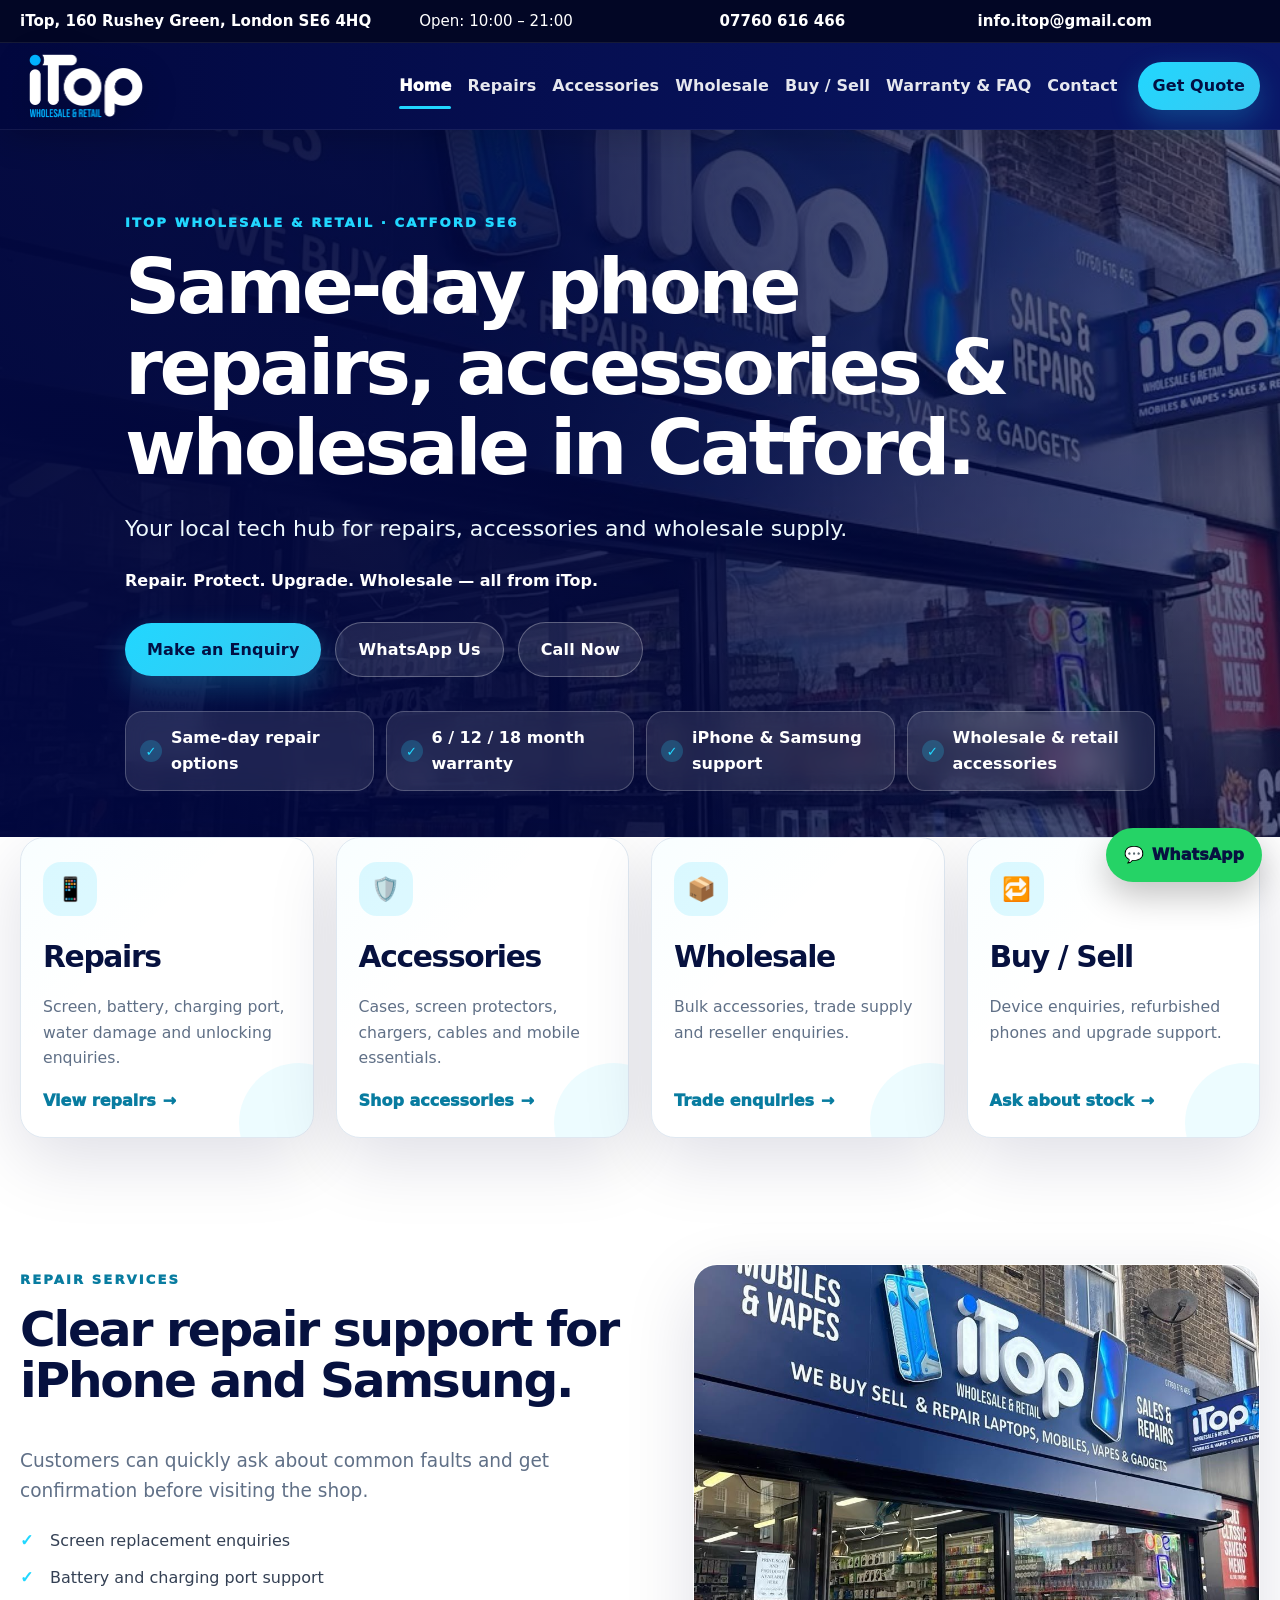
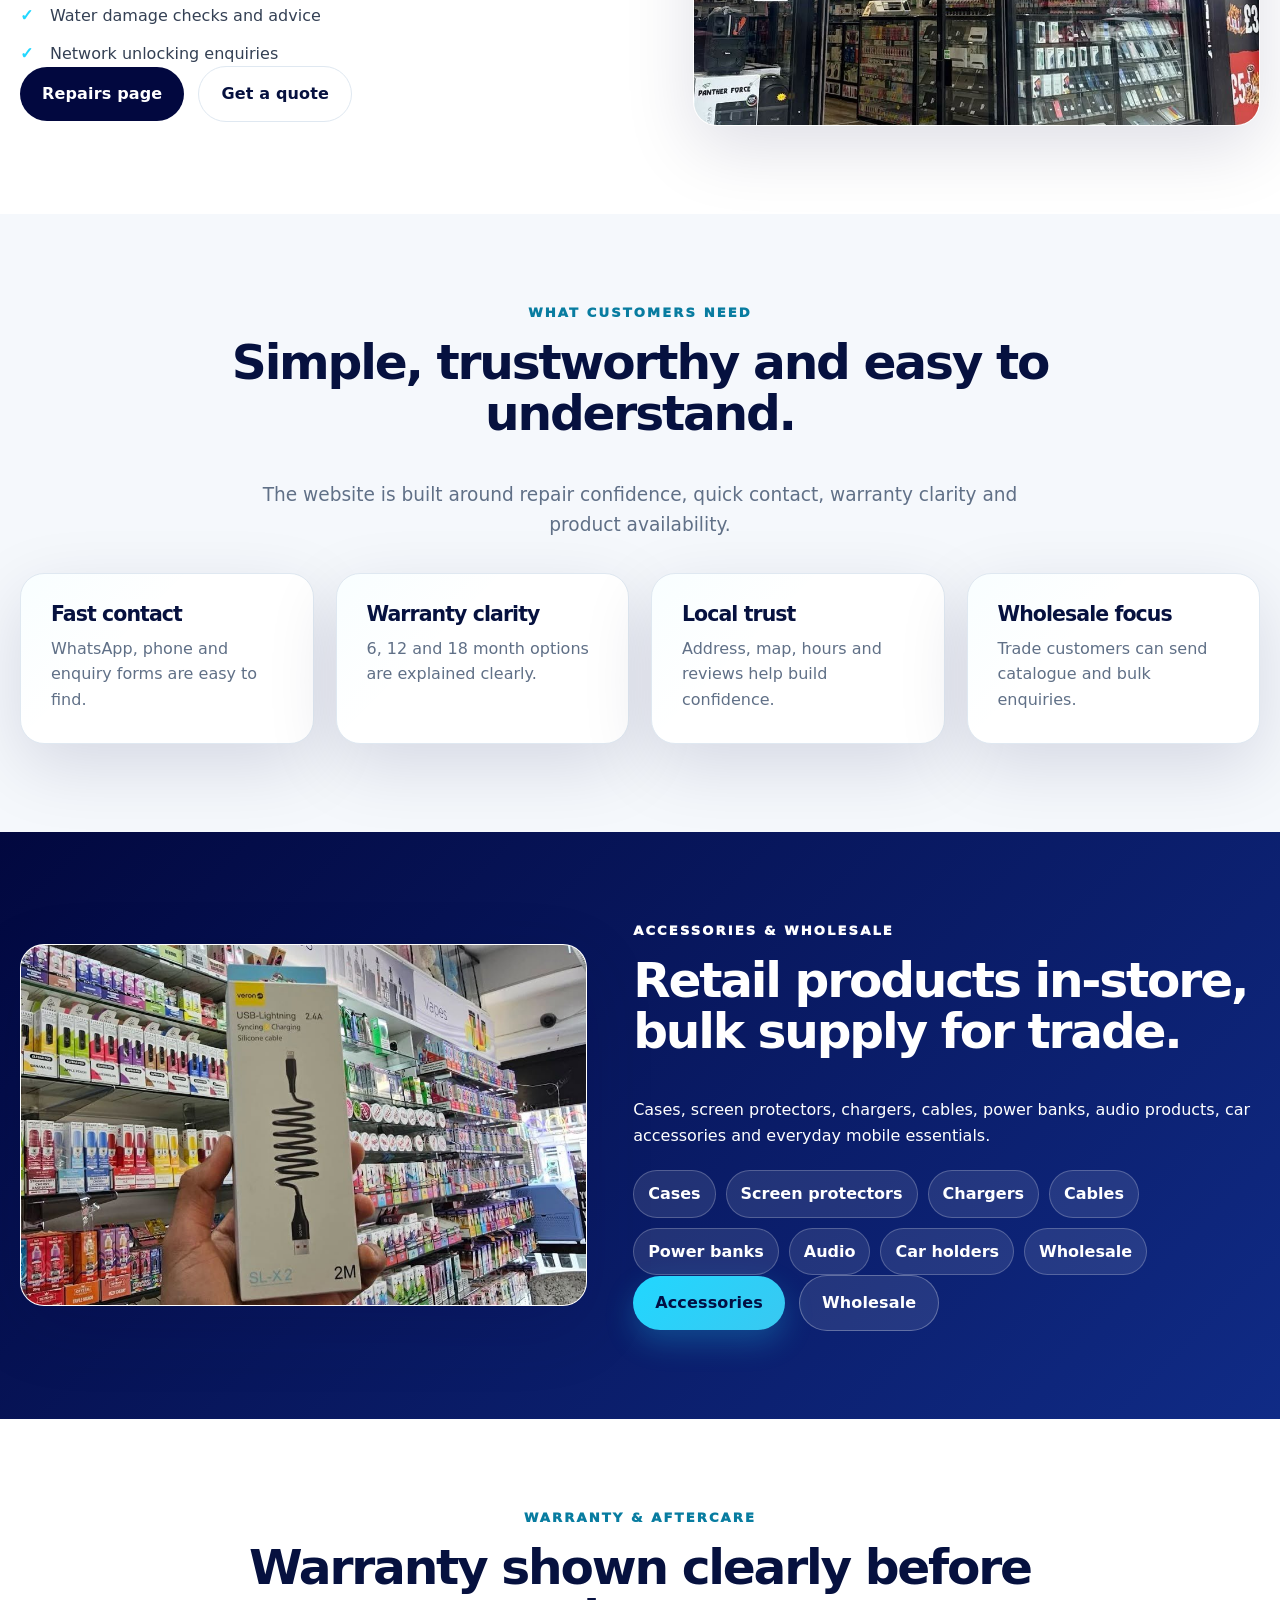
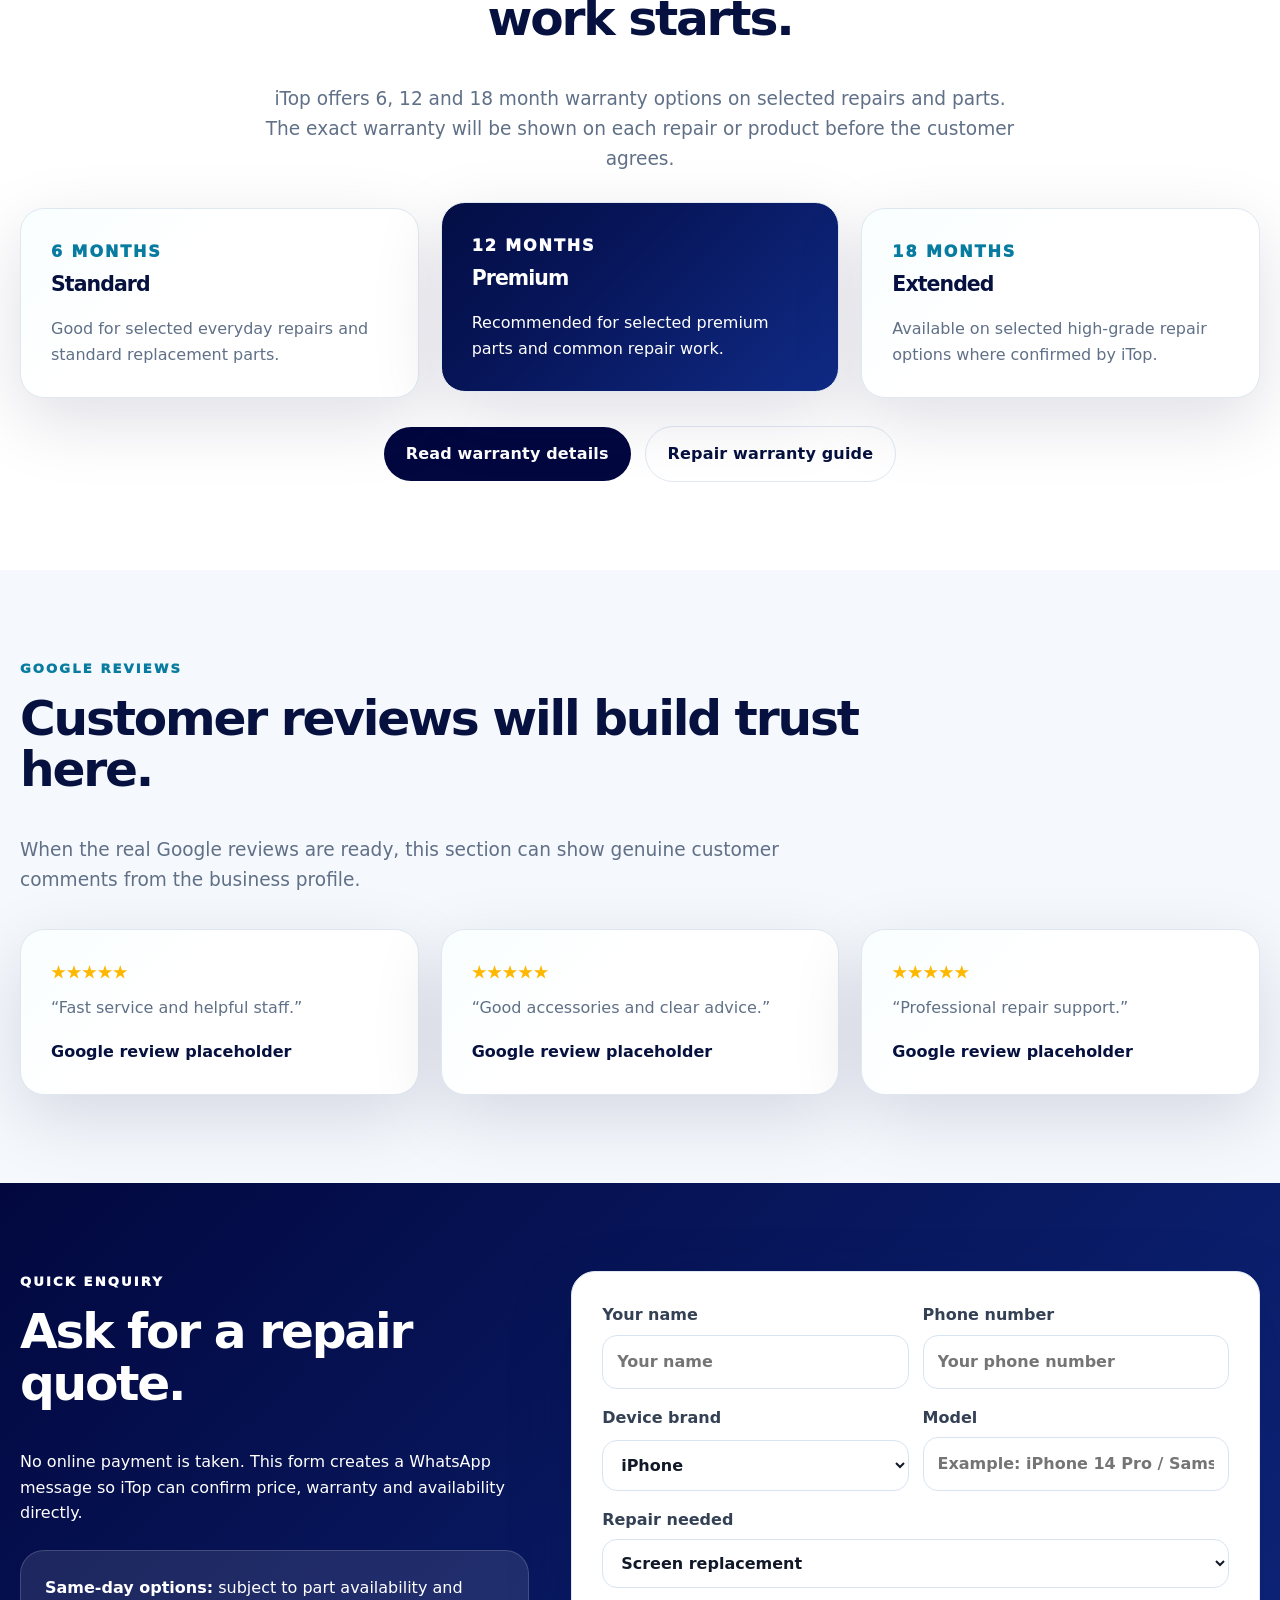
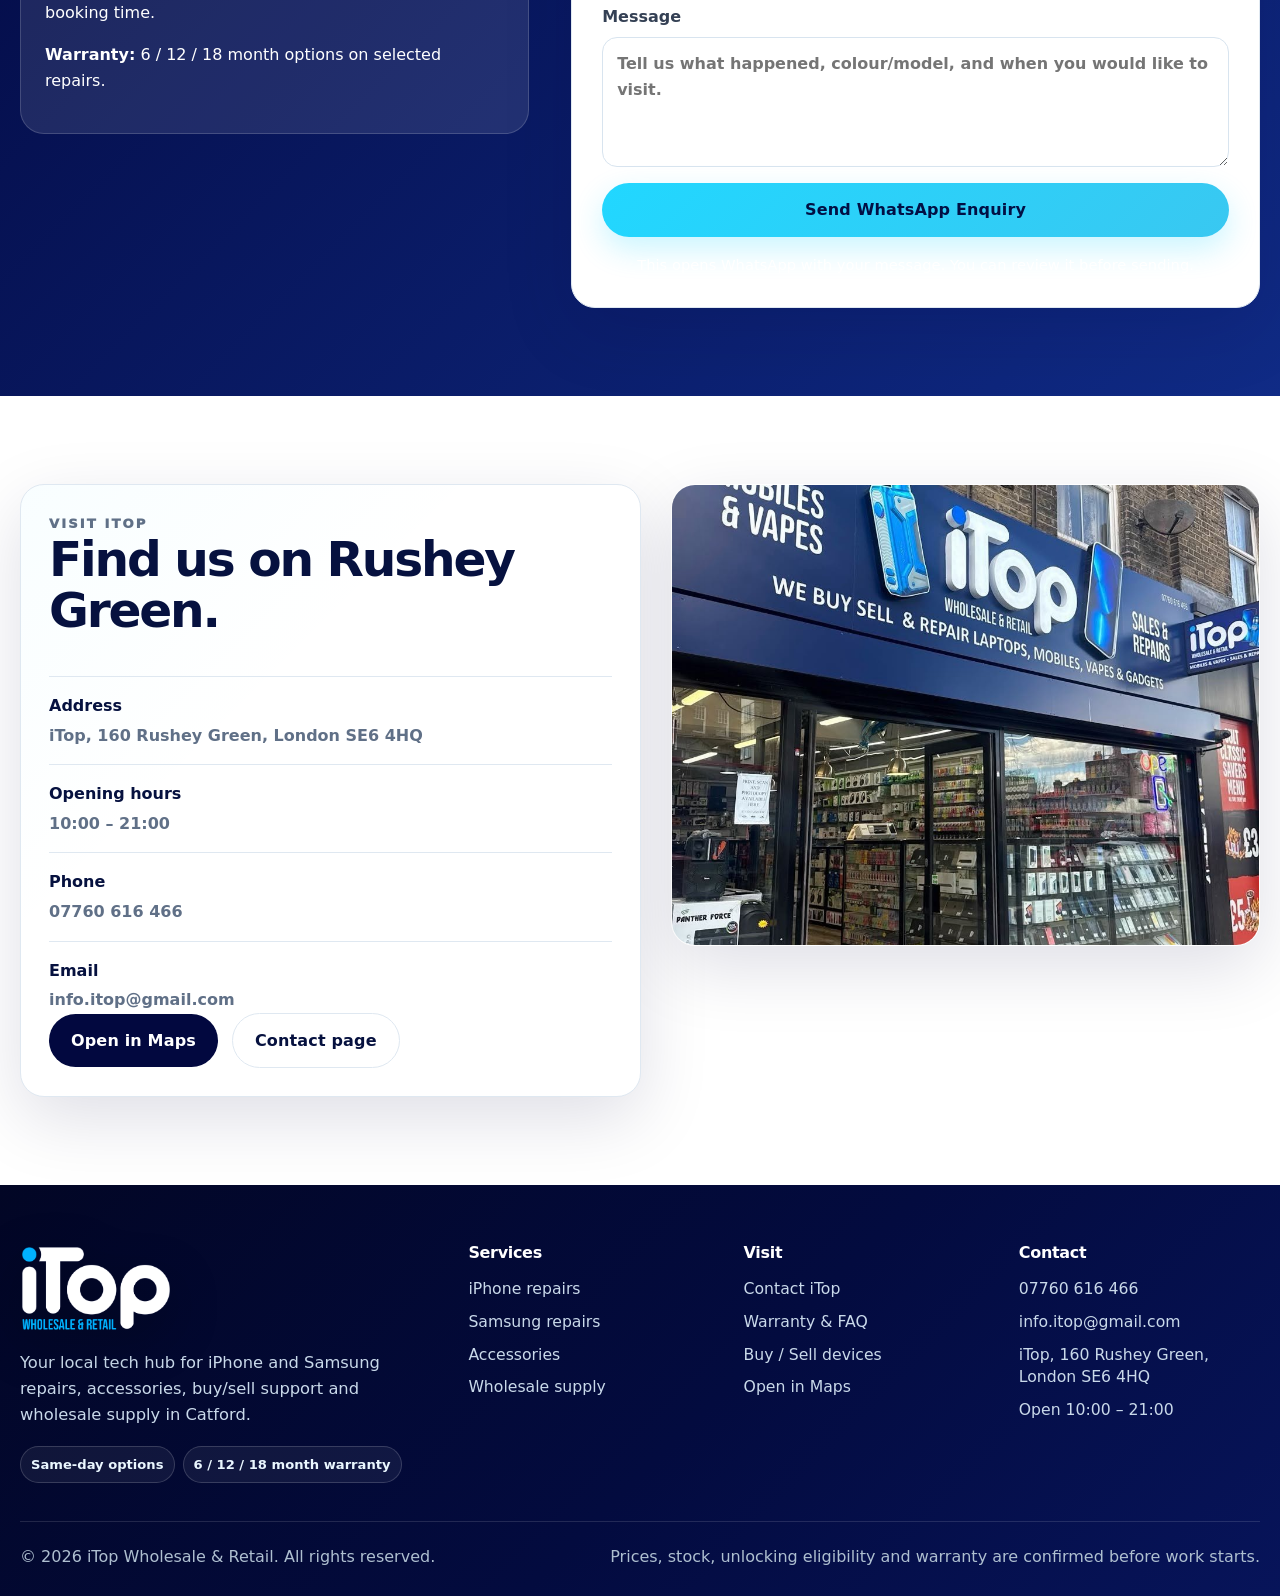
<file: index.html>
<!doctype html>
<html lang="en">
<head>
  <meta charset="utf-8">
  <meta name="viewport" content="width=device-width, initial-scale=1">
  <meta name="description" content="iTop Catford offers iPhone and Samsung repair enquiries, phone accessories, wholesale supply, buy/sell support and local tech help in SE6.">
  <meta name="theme-color" content="#02083f">
  <title>iTop Catford | iPhone & Samsung Repairs, Accessories & Wholesale</title>
  <link rel="icon" href="assets/images/favicon.png">
  <link rel="preload" as="image" href="assets/images/logo-white-transparent.png">
  <link rel="stylesheet" href="assets/css/style.css">
  <script type="application/ld+json">
  {
    "@context": "https://schema.org",
    "@type": "LocalBusiness",
    "name": "iTop",
    "description": "Phone repairs, accessories, wholesale supply and buy/sell support in Catford, London.",
    "address": {
      "@type": "PostalAddress",
      "streetAddress": "160 Rushey Green",
      "addressLocality": "London",
      "postalCode": "SE6 4HQ",
      "addressCountry": "GB"
    },
    "telephone": "+447760616466",
    "email": "info.itop@gmail.com",
    "openingHours": "Mo-Su 10:00-21:00",
    "areaServed": "Catford, London SE6"
  }
  </script>
</head>
<body>
<a class="skip-link" href="#main">Skip to content</a>
<header class="site-header">
  <div class="top-strip">
    <div class="container top-strip__inner">
      <span>iTop, 160 Rushey Green, London SE6 4HQ</span>
      <span>Open: 10:00 – 21:00</span>
      <a href="tel:+447760616466">07760 616 466</a>
      <a class="hide-small" href="mailto:info.itop@gmail.com">info.itop@gmail.com</a>
    </div>
  </div>
  <nav class="navbar" aria-label="Main navigation">
    <div class="container nav-inner">
      <a class="brand" href="index.html" aria-label="iTop home"><img src="assets/images/logo-white-transparent.png" alt="iTop Wholesale & Retail"></a>
      <button class="nav-toggle" type="button" aria-label="Open menu" aria-expanded="false" data-nav-toggle><span></span><span></span><span></span></button>
      <div class="nav-menu" data-nav-menu>
        <a href="index.html" class="active" aria-current="page">Home</a>
<a href="repairs.html" class="">Repairs</a>
<a href="accessories.html" class="">Accessories</a>
<a href="wholesale.html" class="">Wholesale</a>
<a href="buy-sell.html" class="">Buy / Sell</a>
<a href="warranty-faq.html" class="">Warranty & FAQ</a>
<a href="contact.html" class="">Contact</a>
        <a class="btn btn--small btn--cyan nav-cta" href="contact.html#enquiry">Get Quote</a>
      </div>
    </div>
  </nav>
</header>
<main id="main">

<section class="hero">
  <div class="container hero-content">
    <p class="eyebrow">iTop Wholesale & Retail · Catford SE6</p>
    <h1>Same-day phone repairs, accessories & wholesale in Catford.</h1>
    <p class="lead">Your local tech hub for repairs, accessories and wholesale supply.</p>
    <p class="hero-subline">Repair. Protect. Upgrade. Wholesale — all from iTop.</p>
    <div class="hero-actions"><a class="btn btn--cyan" href="contact.html#enquiry">Make an Enquiry</a><a class="btn btn--ghost" href="https://wa.me/447760616466?text=Hi%20iTop%2C%20I%20would%20like%20to%20make%20an%20enquiry." target="_blank" rel="noopener">WhatsApp Us</a><a class="btn btn--ghost" href="tel:+447760616466">Call Now</a></div>
    <div class="trust-row" aria-label="iTop trust points"><span>Same-day repair options</span><span>6 / 12 / 18 month warranty</span><span>iPhone & Samsung support</span><span>Wholesale & retail accessories</span></div>
  </div>
</section>
<section class="quick-cards" aria-label="Main services">
  <div class="container grid grid--4 service-grid">
    <a class="card card--hover quick-card" href="repairs.html"><span class="card-icon">📱</span><h2>Repairs</h2><p>Screen, battery, charging port, water damage and unlocking enquiries.</p><span class="card-link">View repairs</span></a>
    <a class="card card--hover quick-card" href="accessories.html"><span class="card-icon">🛡️</span><h2>Accessories</h2><p>Cases, screen protectors, chargers, cables and mobile essentials.</p><span class="card-link">Shop accessories</span></a>
    <a class="card card--hover quick-card" href="wholesale.html"><span class="card-icon">📦</span><h2>Wholesale</h2><p>Bulk accessories, trade supply and reseller enquiries.</p><span class="card-link">Trade enquiries</span></a>
    <a class="card card--hover quick-card" href="buy-sell.html"><span class="card-icon">🔁</span><h2>Buy / Sell</h2><p>Device enquiries, refurbished phones and upgrade support.</p><span class="card-link">Ask about stock</span></a>
  </div>
</section>
<section class="section" id="repairs">
  <div class="container split">
    <div>
      <p class="eyebrow eyebrow--dark">Repair services</p>
      <h2>Clear repair support for iPhone and Samsung.</h2>
      <p class="lead">Customers can quickly ask about common faults and get confirmation before visiting the shop.</p>
      <ul class="feature-list"><li>Screen replacement enquiries</li><li>Battery and charging port support</li><li>Water damage checks and advice</li><li>Network unlocking enquiries</li></ul>
      <div class="section-actions"><a class="btn btn--dark" href="repairs.html">Repairs page</a><a class="btn btn--outline" href="contact.html#enquiry">Get a quote</a></div>
    </div>
    <div class="image-card"><img src="assets/images/shop-front.jpg" alt="iTop shop front in Catford"></div>
  </div>
</section>
<section class="section section--soft">
  <div class="container">
    <div class="section-head section-head--center"><p class="eyebrow eyebrow--dark">What customers need</p><h2>Simple, trustworthy and easy to understand.</h2><p class="lead">The website is built around repair confidence, quick contact, warranty clarity and product availability.</p></div>
    <div class="grid grid--4 mini-grid"><article class="card mini-card"><h3>Fast contact</h3><p>WhatsApp, phone and enquiry forms are easy to find.</p></article><article class="card mini-card"><h3>Warranty clarity</h3><p>6, 12 and 18 month options are explained clearly.</p></article><article class="card mini-card"><h3>Local trust</h3><p>Address, map, hours and reviews help build confidence.</p></article><article class="card mini-card"><h3>Wholesale focus</h3><p>Trade customers can send catalogue and bulk enquiries.</p></article></div>
  </div>
</section>
<section class="section section--navy" id="accessories">
  <div class="container split split--reverse">
    <div class="image-card image-card--small"><img src="assets/images/accessories-wall.jpg" alt="iTop accessories display wall"></div>
    <div><p class="eyebrow">Accessories & wholesale</p><h2>Retail products in-store, bulk supply for trade.</h2><p>Cases, screen protectors, chargers, cables, power banks, audio products, car accessories and everyday mobile essentials.</p><div class="pill-list"><span>Cases</span><span>Screen protectors</span><span>Chargers</span><span>Cables</span><span>Power banks</span><span>Audio</span><span>Car holders</span><span>Wholesale</span></div><div class="section-actions"><a class="btn btn--cyan" href="accessories.html">Accessories</a><a class="btn btn--ghost" href="wholesale.html">Wholesale</a></div></div>
  </div>
</section>
<section class="section" id="warranty">
  <div class="container">
    <div class="section-head section-head--center">
      <p class="eyebrow eyebrow--dark">Warranty & aftercare</p>
      <h2>Warranty shown clearly before work starts.</h2>
      <p class="lead">iTop offers 6, 12 and 18 month warranty options on selected repairs and parts. The exact warranty will be shown on each repair or product before the customer agrees.</p>
    </div>
    <div class="grid grid--3">
      <article class="card warranty-card"><span>6 months</span><h3>Standard</h3><p>Good for selected everyday repairs and standard replacement parts.</p></article>
      <article class="card warranty-card warranty-card--featured"><span>12 months</span><h3>Premium</h3><p>Recommended for selected premium parts and common repair work.</p></article>
      <article class="card warranty-card"><span>18 months</span><h3>Extended</h3><p>Available on selected high-grade repair options where confirmed by iTop.</p></article>
    </div>
    <div class="section-actions section-actions--center"><a class="btn btn--dark" href="warranty-faq.html">Read warranty details</a><a class="btn btn--outline" href="repairs.html#warranty-by-service">Repair warranty guide</a></div>
  </div>
</section>
<section class="section section--soft" id="reviews">
  <div class="container"><div class="section-head"><p class="eyebrow eyebrow--dark">Google reviews</p><h2>Customer reviews will build trust here.</h2><p class="lead">When the real Google reviews are ready, this section can show genuine customer comments from the business profile.</p></div><div class="grid grid--3"><article class="card review-card"><div class="stars">★★★★★</div><p>“Fast service and helpful staff.”</p><strong>Google review placeholder</strong></article><article class="card review-card"><div class="stars">★★★★★</div><p>“Good accessories and clear advice.”</p><strong>Google review placeholder</strong></article><article class="card review-card"><div class="stars">★★★★★</div><p>“Professional repair support.”</p><strong>Google review placeholder</strong></article></div></div>
</section>
<section class="section section--navy" id="enquiry">
  <div class="container enquiry-layout">
    <div><p class="eyebrow">Quick enquiry</p><h2>Ask for a repair quote.</h2><p>No online payment is taken. This form creates a WhatsApp message so iTop can confirm price, warranty and availability directly.</p><div class="enquiry-box"><p><strong>Same-day options:</strong> subject to part availability and booking time.</p><p><strong>Warranty:</strong> 6 / 12 / 18 month options on selected repairs.</p></div></div>
    
<form class="enquiry-form" data-whatsapp-form data-form-type="repair">
  <div class="form-row">
    <label>Your name<input name="name" placeholder="Your name" required></label>
    <label>Phone number<input name="phone" placeholder="Your phone number" required></label>
  </div>
  <div class="form-row">
    <label>Device brand<select name="device-brand"><option>iPhone</option><option>Samsung</option><option>iPad / Tablet</option><option>Laptop</option><option>Other gadget</option></select></label>
    <label>Model<input name="model" placeholder="Example: iPhone 14 Pro / Samsung A54"></label>
  </div>
  <label>Repair needed<select name="repair-needed"><option>Screen replacement</option><option>Battery replacement</option><option>Charging port repair</option><option>Water damage check</option><option>Network unlocking</option><option>Camera / speaker / microphone</option><option>Other issue</option></select></label>
  <label>Message<textarea name="message" rows="4" placeholder="Tell us what happened, colour/model, and when you would like to visit."></textarea></label>
  <button class="btn btn--cyan" type="submit">Send WhatsApp Enquiry</button>
  <p class="form-note">This opens WhatsApp with your message. You can review it before sending.</p>
</form>
  </div>
</section>
<section class="section" id="visit">
  <div class="container contact-grid">
    <div class="card contact-card"><div class="contact-card__body"><p class="eyebrow eyebrow--dark">Visit iTop</p><h2>Find us on Rushey Green.</h2><div class="contact-item"><strong>Address</strong><p>iTop, 160 Rushey Green, London SE6 4HQ</p></div><div class="contact-item"><strong>Opening hours</strong><p>10:00 – 21:00</p></div><div class="contact-item"><strong>Phone</strong><a href="tel:+447760616466">07760 616 466</a></div><div class="contact-item"><strong>Email</strong><a href="mailto:info.itop@gmail.com">info.itop@gmail.com</a></div><div class="visit-actions"><a class="btn btn--dark" href="https://www.google.com/maps/search/?api=1&query=iTop%2C%20160%20Rushey%20Green%2C%20London%20SE6%204HQ" target="_blank" rel="noopener">Open in Maps</a><a class="btn btn--outline" href="contact.html">Contact page</a></div></div></div>
    <div class="image-card"><img src="assets/images/shop-front.jpg" alt="iTop shop exterior"></div>
  </div>
</section>

</main>
<footer class="footer">
  <div class="container">
    <div class="footer__inner">
      <div class="footer__brand">
        <img src="assets/images/logo-white-transparent.png" alt="iTop Wholesale & Retail">
        <p>Your local tech hub for iPhone and Samsung repairs, accessories, buy/sell support and wholesale supply in Catford.</p>
        <div class="footer__badges"><span>Same-day options</span><span>6 / 12 / 18 month warranty</span></div>
      </div>
      <div class="footer__columns">
        <div>
          <h3>Services</h3>
          <a href="repairs.html">iPhone repairs</a>
          <a href="repairs.html">Samsung repairs</a>
          <a href="accessories.html">Accessories</a>
          <a href="wholesale.html">Wholesale supply</a>
        </div>
        <div>
          <h3>Visit</h3>
          <a href="contact.html">Contact iTop</a>
          <a href="warranty-faq.html">Warranty & FAQ</a>
          <a href="buy-sell.html">Buy / Sell devices</a>
          <a href="https://www.google.com/maps/search/?api=1&query=iTop%2C%20160%20Rushey%20Green%2C%20London%20SE6%204HQ" target="_blank" rel="noopener">Open in Maps</a>
        </div>
        <div>
          <h3>Contact</h3>
          <a href="tel:+447760616466">07760 616 466</a>
          <a href="mailto:info.itop@gmail.com">info.itop@gmail.com</a>
          <span>iTop, 160 Rushey Green, London SE6 4HQ</span>
          <span>Open 10:00 – 21:00</span>
        </div>
      </div>
    </div>
    <div class="footer__bottom">
      <span>© <span data-current-year>2026</span> iTop Wholesale & Retail. All rights reserved.</span>
      <span>Prices, stock, unlocking eligibility and warranty are confirmed before work starts.</span>
    </div>
  </div>
</footer>
<a class="floating-whatsapp" href="https://wa.me/447760616466?text=Hi%20iTop%2C%20I%20would%20like%20to%20make%20an%20enquiry." target="_blank" rel="noopener" aria-label="WhatsApp iTop">WhatsApp</a>
<script src="assets/js/main.js"></script>
</body>
</html>
</file>
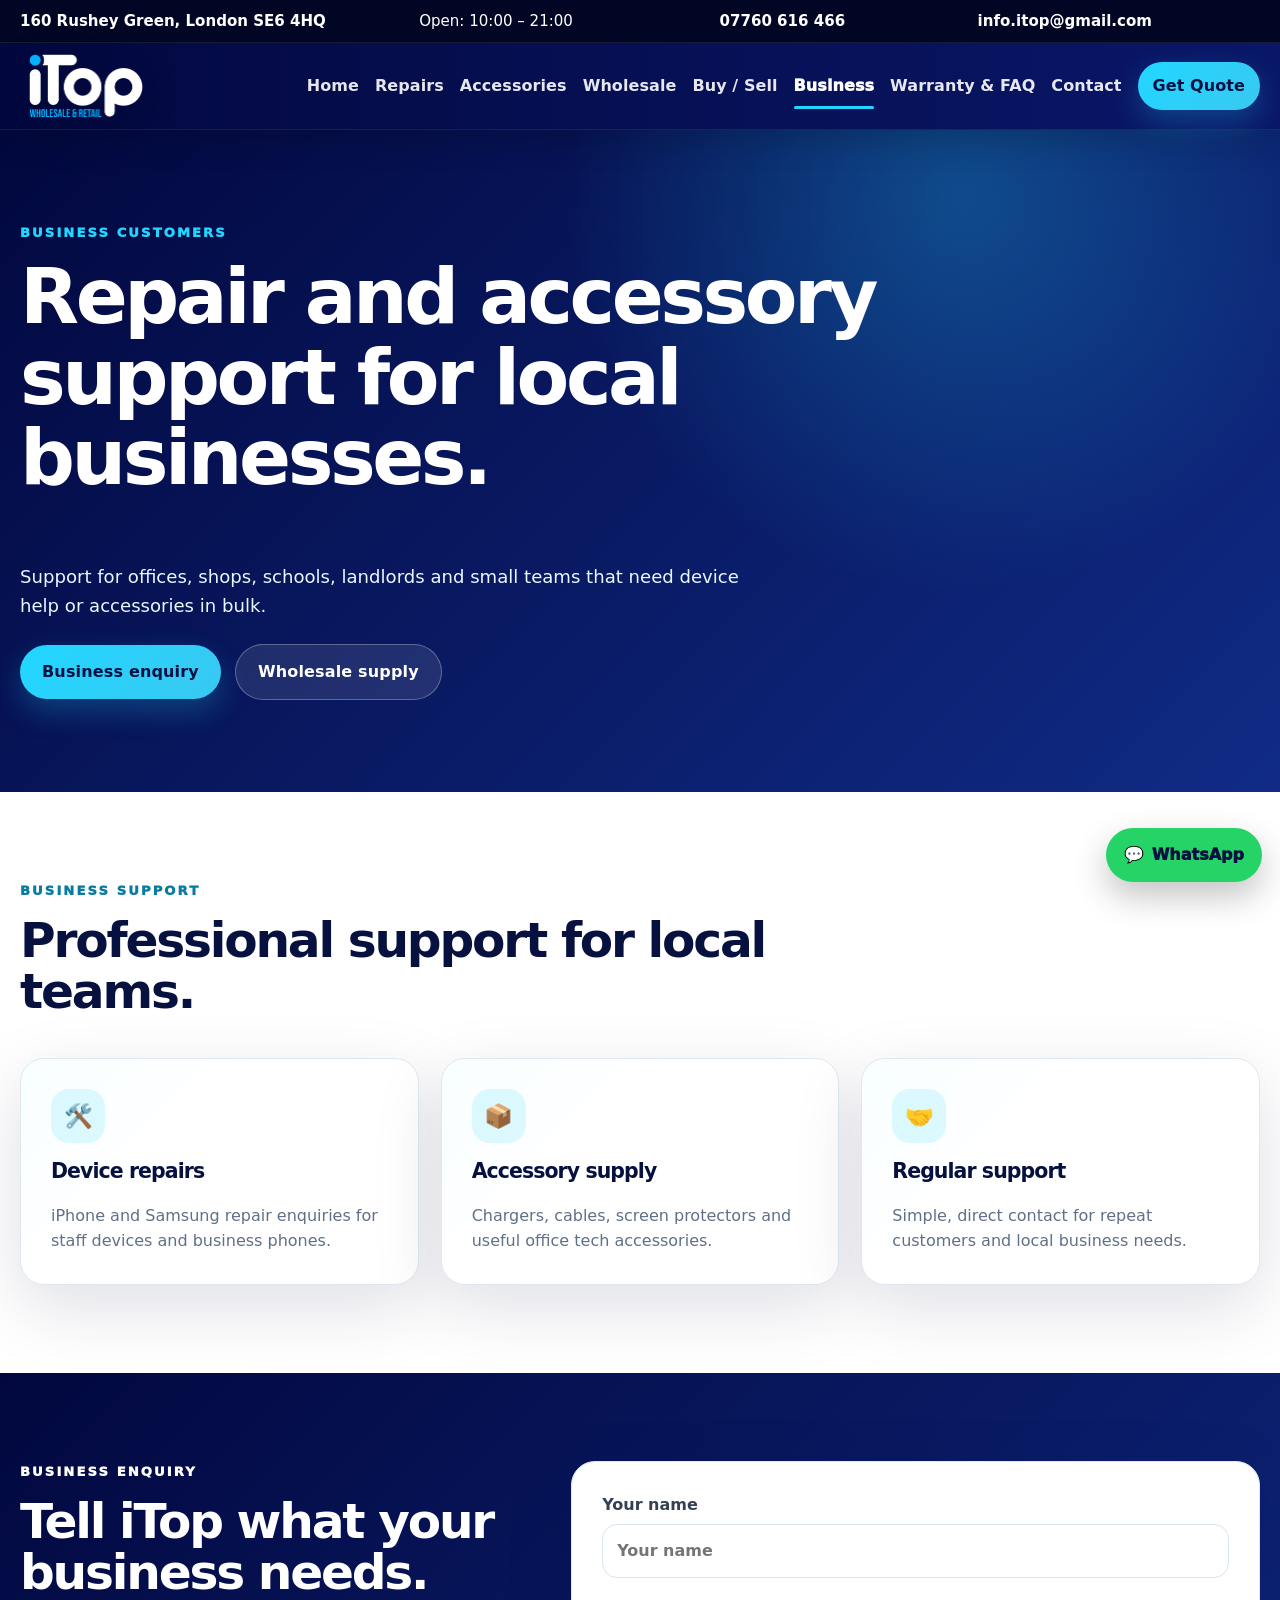
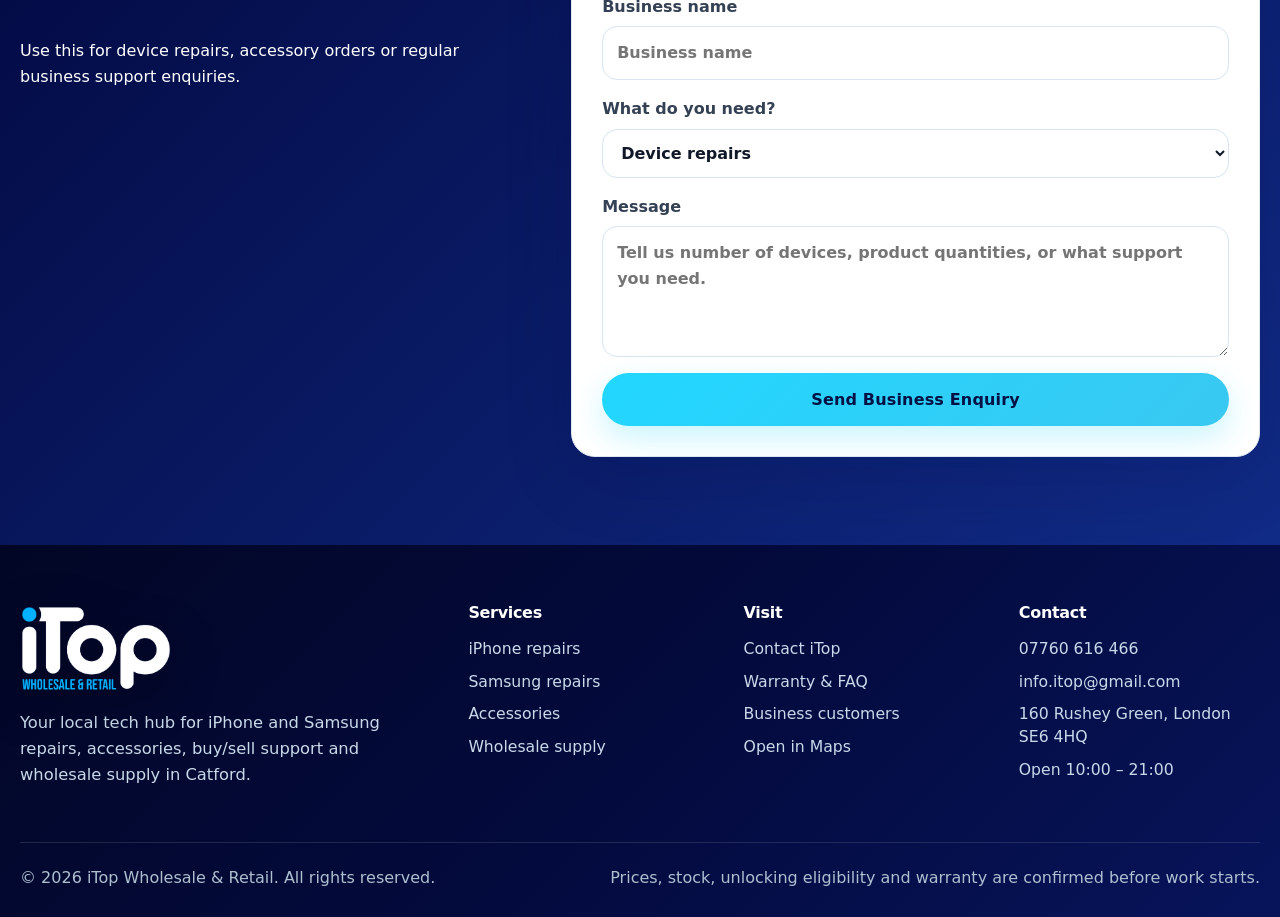
<file: business-customers.html>
<!doctype html>
<html lang="en">
<head>
  <meta charset="utf-8">
  <meta name="viewport" content="width=device-width, initial-scale=1">
  <meta name="description" content="Business customer support at iTop Catford for repairs, accessories, wholesale products and local company device needs.">
  <meta name="theme-color" content="#02083f">
  <title>Business Customers | iTop Catford</title>
  <link rel="icon" href="assets/images/favicon.png">
  <link rel="preload" as="image" href="assets/images/logo-white-transparent.png">
  <link rel="stylesheet" href="assets/css/style.css">
  
</head>
<body>
<a class="skip-link" href="#main">Skip to content</a>
<header class="site-header">
  <div class="top-strip">
    <div class="container top-strip__inner">
      <span>160 Rushey Green, London SE6 4HQ</span>
      <span>Open: 10:00 – 21:00</span>
      <a href="tel:+447760616466">07760 616 466</a>
      <a class="hide-small" href="mailto:info.itop@gmail.com">info.itop@gmail.com</a>
    </div>
  </div>
  <nav class="navbar" aria-label="Main navigation">
    <div class="container nav-inner">
      <a class="brand" href="index.html" aria-label="iTop home"><img src="assets/images/logo-white-transparent.png" alt="iTop Wholesale & Retail"></a>
      <button class="nav-toggle" type="button" aria-label="Open menu" aria-expanded="false" data-nav-toggle><span></span><span></span><span></span></button>
      <div class="nav-menu" data-nav-menu>
        <a href="index.html" class="">Home</a>
<a href="repairs.html" class="">Repairs</a>
<a href="accessories.html" class="">Accessories</a>
<a href="wholesale.html" class="">Wholesale</a>
<a href="buy-sell.html" class="">Buy / Sell</a>
<a href="business-customers.html" class="active">Business</a>
<a href="warranty-faq.html" class="">Warranty & FAQ</a>
<a href="contact.html" class="">Contact</a>
        <a class="btn btn--small btn--cyan" href="contact.html#enquiry">Get Quote</a>
      </div>
    </div>
  </nav>
</header>
<main id="main">
<section class="page-hero">
  <div class="container"><p class="eyebrow">Business customers</p><h1>Repair and accessory support for local businesses.</h1><p>Support for offices, shops, schools, landlords and small teams that need device help or accessories in bulk.</p><div class="section-actions"><a class="btn btn--cyan" href="#enquiry">Business enquiry</a><a class="btn btn--ghost" href="wholesale.html">Wholesale supply</a></div></div>
</section>
<section class="section"><div class="container"><div class="section-head"><p class="eyebrow eyebrow--dark">Business support</p><h2>Professional support for local teams.</h2></div><div class="grid grid--3"><article class="card"><span class="card-icon">🛠️</span><h3>Device repairs</h3><p>iPhone and Samsung repair enquiries for staff devices and business phones.</p></article><article class="card"><span class="card-icon">📦</span><h3>Accessory supply</h3><p>Chargers, cables, screen protectors and useful office tech accessories.</p></article><article class="card"><span class="card-icon">🤝</span><h3>Regular support</h3><p>Simple, direct contact for repeat customers and local business needs.</p></article></div></div></section>
<section class="section section--navy" id="enquiry"><div class="container enquiry-layout"><div><p class="eyebrow">Business enquiry</p><h2>Tell iTop what your business needs.</h2><p>Use this for device repairs, accessory orders or regular business support enquiries.</p></div><form class="enquiry-form" data-whatsapp-form data-form-type="business"><label>Your name<input name="name" placeholder="Your name" required></label><label>Business name<input name="business-name" placeholder="Business name"></label><label>What do you need?<select name="business-need"><option>Device repairs</option><option>Accessories / wholesale</option><option>Buy / sell devices</option><option>General support</option></select></label><label>Message<textarea name="message" rows="4" placeholder="Tell us number of devices, product quantities, or what support you need."></textarea></label><button class="btn btn--cyan" type="submit">Send Business Enquiry</button></form></div></section>

</main>
<footer class="footer">
  <div class="container">
    <div class="footer__inner">
      <div class="footer__brand">
        <img src="assets/images/logo-white-transparent.png" alt="iTop Wholesale & Retail">
        <p>Your local tech hub for iPhone and Samsung repairs, accessories, buy/sell support and wholesale supply in Catford.</p>
      </div>
      <div class="footer__columns">
        <div>
          <h3>Services</h3>
          <a href="repairs.html">iPhone repairs</a>
          <a href="repairs.html">Samsung repairs</a>
          <a href="accessories.html">Accessories</a>
          <a href="wholesale.html">Wholesale supply</a>
        </div>
        <div>
          <h3>Visit</h3>
          <a href="contact.html">Contact iTop</a>
          <a href="warranty-faq.html">Warranty & FAQ</a>
          <a href="business-customers.html">Business customers</a>
          <a href="https://www.google.com/maps/search/?api=1&query=160+Rushey+Green+London+SE6+4HQ" target="_blank" rel="noopener">Open in Maps</a>
        </div>
        <div>
          <h3>Contact</h3>
          <a href="tel:+447760616466">07760 616 466</a>
          <a href="mailto:info.itop@gmail.com">info.itop@gmail.com</a>
          <span>160 Rushey Green, London SE6 4HQ</span>
          <span>Open 10:00 – 21:00</span>
        </div>
      </div>
    </div>
    <div class="footer__bottom">
      <span>© 2026 iTop Wholesale & Retail. All rights reserved.</span>
      <span>Prices, stock, unlocking eligibility and warranty are confirmed before work starts.</span>
    </div>
  </div>
</footer>
<a class="floating-whatsapp" href="https://wa.me/447760616466?text=Hi%20iTop%2C%20I%20would%20like%20to%20make%20an%20enquiry." target="_blank" rel="noopener">WhatsApp</a>
<script src="assets/js/main.js"></script>
</body>
</html>
</file>
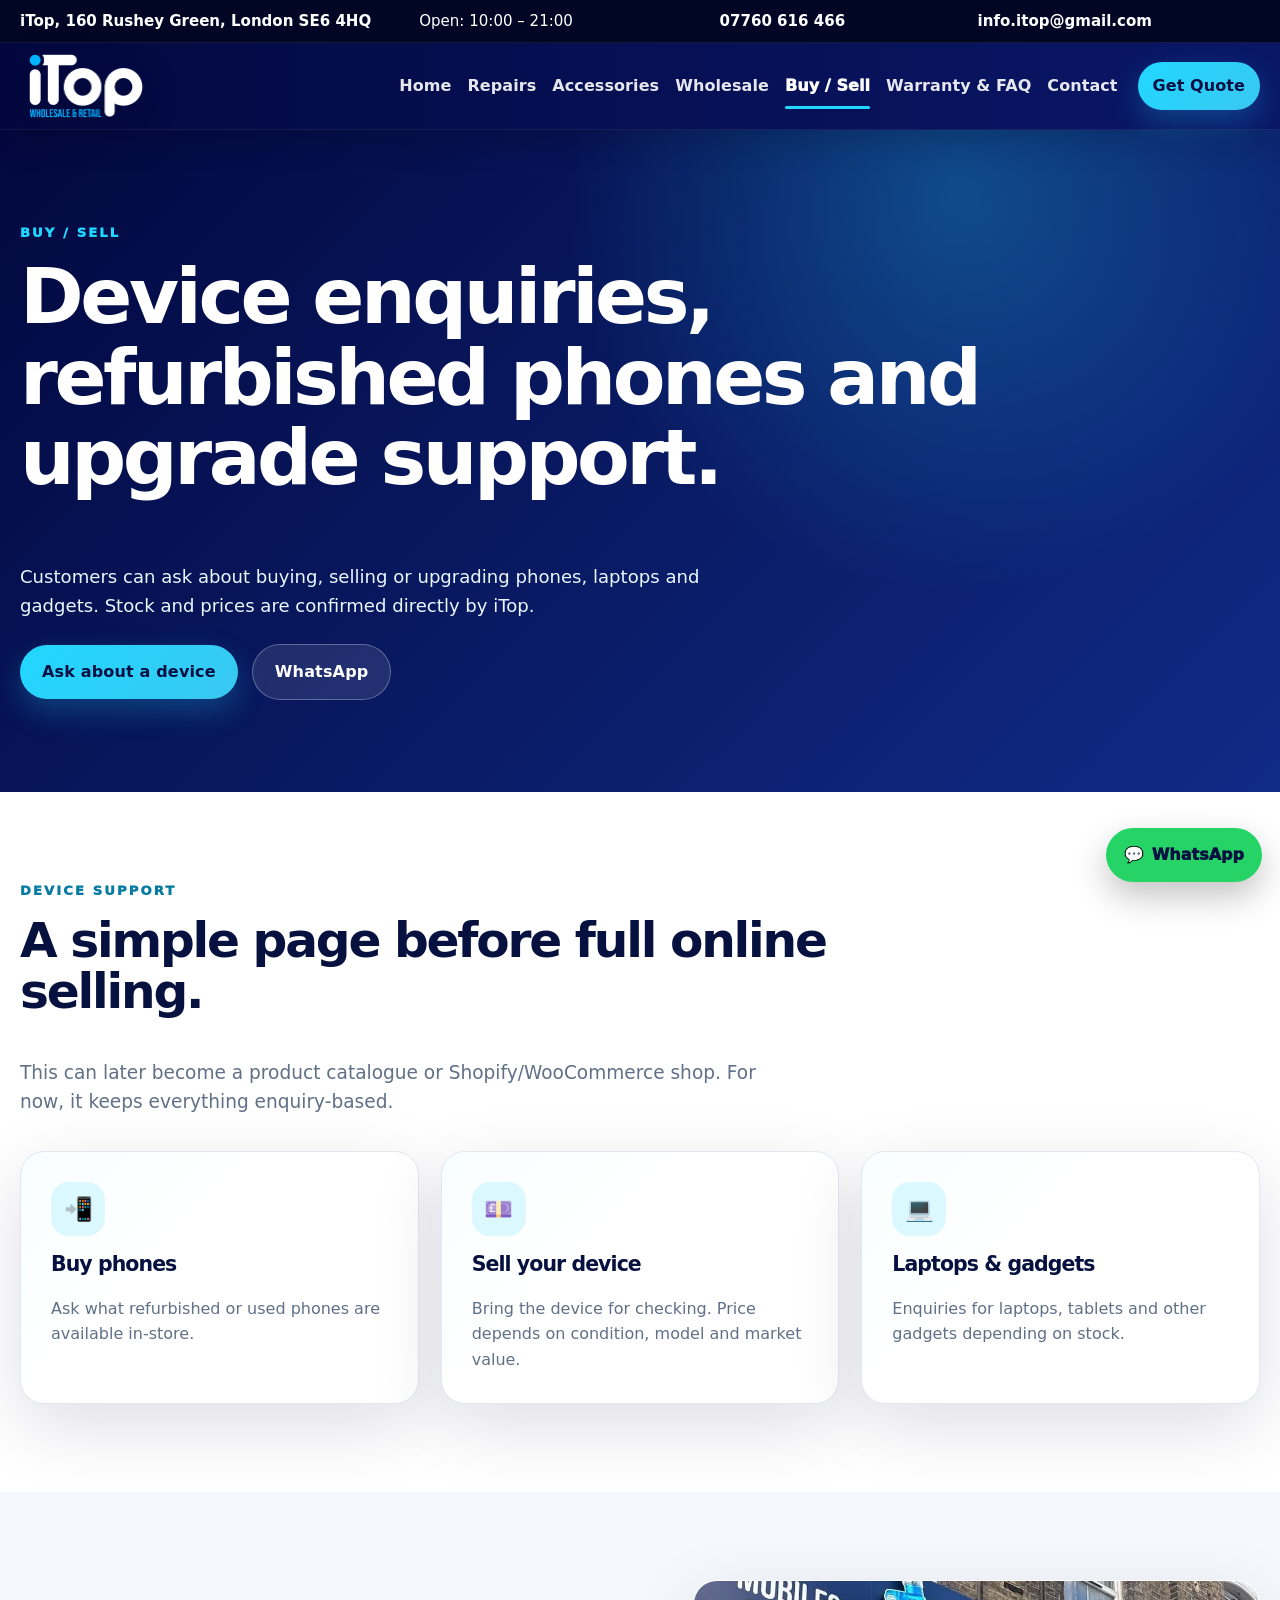
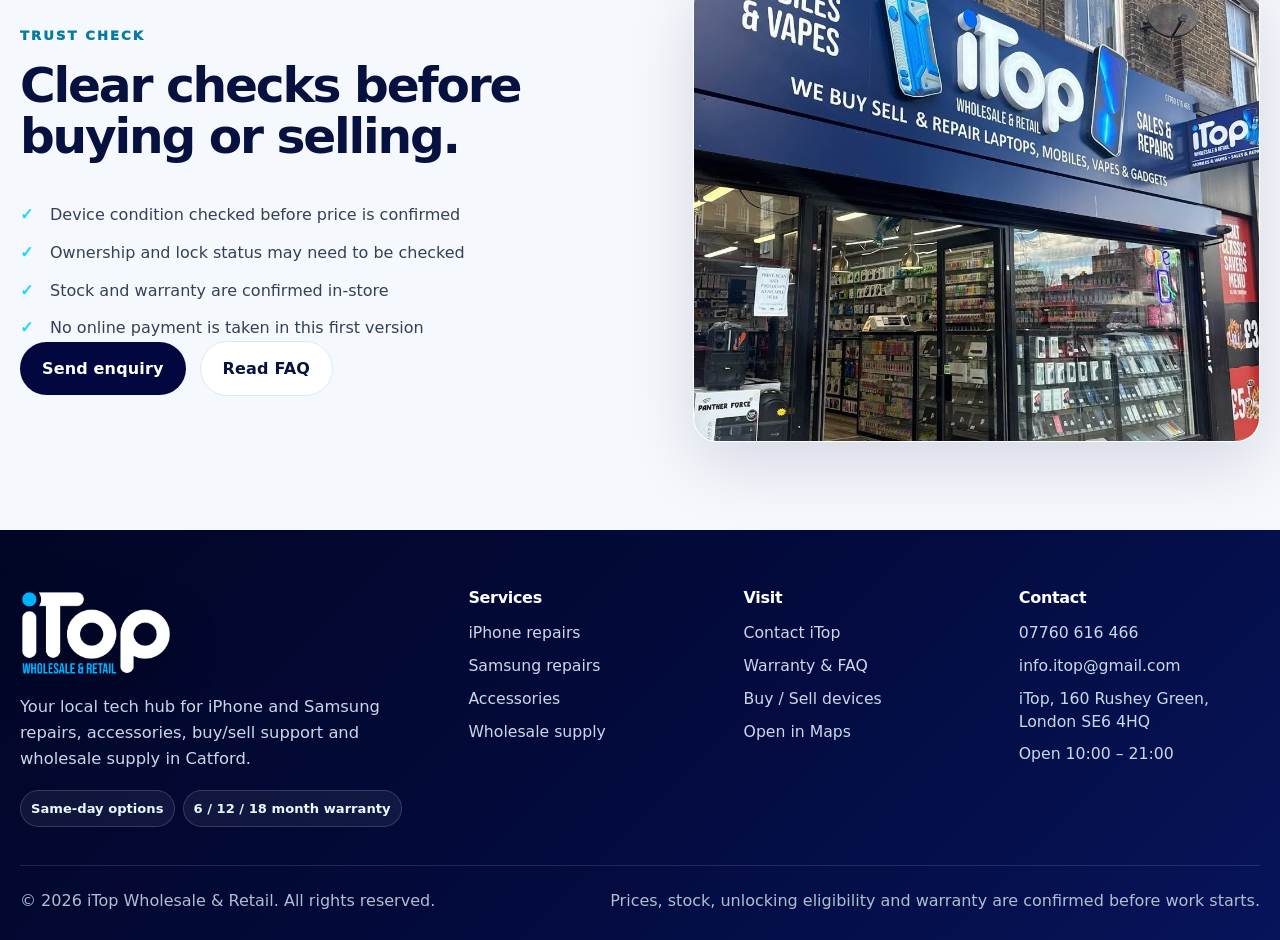
<file: buy-sell.html>
<!doctype html>
<html lang="en">
<head>
  <meta charset="utf-8">
  <meta name="viewport" content="width=device-width, initial-scale=1">
  <meta name="description" content="Buy, sell and upgrade enquiries for phones, laptops and gadgets at iTop Catford.">
  <meta name="theme-color" content="#02083f">
  <title>Buy / Sell | iTop Catford</title>
  <link rel="icon" href="assets/images/favicon.png">
  <link rel="preload" as="image" href="assets/images/logo-white-transparent.png">
  <link rel="stylesheet" href="assets/css/style.css">
</head>
<body>
<a class="skip-link" href="#main">Skip to content</a>
<header class="site-header">
  <div class="top-strip">
    <div class="container top-strip__inner">
      <span>iTop, 160 Rushey Green, London SE6 4HQ</span>
      <span>Open: 10:00 – 21:00</span>
      <a href="tel:+447760616466">07760 616 466</a>
      <a class="hide-small" href="mailto:info.itop@gmail.com">info.itop@gmail.com</a>
    </div>
  </div>
  <nav class="navbar" aria-label="Main navigation">
    <div class="container nav-inner">
      <a class="brand" href="index.html" aria-label="iTop home"><img src="assets/images/logo-white-transparent.png" alt="iTop Wholesale & Retail"></a>
      <button class="nav-toggle" type="button" aria-label="Open menu" aria-expanded="false" data-nav-toggle><span></span><span></span><span></span></button>
      <div class="nav-menu" data-nav-menu>
        <a href="index.html" class="">Home</a>
<a href="repairs.html" class="">Repairs</a>
<a href="accessories.html" class="">Accessories</a>
<a href="wholesale.html" class="">Wholesale</a>
<a href="buy-sell.html" class="active" aria-current="page">Buy / Sell</a>
<a href="warranty-faq.html" class="">Warranty & FAQ</a>
<a href="contact.html" class="">Contact</a>
        <a class="btn btn--small btn--cyan nav-cta" href="contact.html#enquiry">Get Quote</a>
      </div>
    </div>
  </nav>
</header>
<main id="main">

<section class="page-hero"><div class="container"><p class="eyebrow">Buy / Sell</p><h1>Device enquiries, refurbished phones and upgrade support.</h1><p>Customers can ask about buying, selling or upgrading phones, laptops and gadgets. Stock and prices are confirmed directly by iTop.</p><div class="section-actions"><a class="btn btn--cyan" href="contact.html#enquiry">Ask about a device</a><a class="btn btn--ghost" href="https://wa.me/447760616466?text=Hi%20iTop%2C%20I%20want%20to%20ask%20about%20buying%20or%20selling%20a%20device." target="_blank" rel="noopener">WhatsApp</a></div></div></section>
<section class="section"><div class="container"><div class="section-head"><p class="eyebrow eyebrow--dark">Device support</p><h2>A simple page before full online selling.</h2><p class="lead">This can later become a product catalogue or Shopify/WooCommerce shop. For now, it keeps everything enquiry-based.</p></div><div class="grid grid--3"><article class="card"><span class="card-icon">📲</span><h3>Buy phones</h3><p>Ask what refurbished or used phones are available in-store.</p></article><article class="card"><span class="card-icon">💷</span><h3>Sell your device</h3><p>Bring the device for checking. Price depends on condition, model and market value.</p></article><article class="card"><span class="card-icon">💻</span><h3>Laptops & gadgets</h3><p>Enquiries for laptops, tablets and other gadgets depending on stock.</p></article></div></div></section>
<section class="section section--soft"><div class="container split"><div><p class="eyebrow eyebrow--dark">Trust check</p><h2>Clear checks before buying or selling.</h2><ul class="feature-list"><li>Device condition checked before price is confirmed</li><li>Ownership and lock status may need to be checked</li><li>Stock and warranty are confirmed in-store</li><li>No online payment is taken in this first version</li></ul><div class="section-actions"><a class="btn btn--dark" href="contact.html#enquiry">Send enquiry</a><a class="btn btn--outline" href="warranty-faq.html">Read FAQ</a></div></div><div class="image-card"><img src="assets/images/shop-front.jpg" alt="iTop shop"></div></div></section>

</main>
<footer class="footer">
  <div class="container">
    <div class="footer__inner">
      <div class="footer__brand">
        <img src="assets/images/logo-white-transparent.png" alt="iTop Wholesale & Retail">
        <p>Your local tech hub for iPhone and Samsung repairs, accessories, buy/sell support and wholesale supply in Catford.</p>
        <div class="footer__badges"><span>Same-day options</span><span>6 / 12 / 18 month warranty</span></div>
      </div>
      <div class="footer__columns">
        <div>
          <h3>Services</h3>
          <a href="repairs.html">iPhone repairs</a>
          <a href="repairs.html">Samsung repairs</a>
          <a href="accessories.html">Accessories</a>
          <a href="wholesale.html">Wholesale supply</a>
        </div>
        <div>
          <h3>Visit</h3>
          <a href="contact.html">Contact iTop</a>
          <a href="warranty-faq.html">Warranty & FAQ</a>
          <a href="buy-sell.html">Buy / Sell devices</a>
          <a href="https://www.google.com/maps/search/?api=1&query=iTop%2C%20160%20Rushey%20Green%2C%20London%20SE6%204HQ" target="_blank" rel="noopener">Open in Maps</a>
        </div>
        <div>
          <h3>Contact</h3>
          <a href="tel:+447760616466">07760 616 466</a>
          <a href="mailto:info.itop@gmail.com">info.itop@gmail.com</a>
          <span>iTop, 160 Rushey Green, London SE6 4HQ</span>
          <span>Open 10:00 – 21:00</span>
        </div>
      </div>
    </div>
    <div class="footer__bottom">
      <span>© <span data-current-year>2026</span> iTop Wholesale & Retail. All rights reserved.</span>
      <span>Prices, stock, unlocking eligibility and warranty are confirmed before work starts.</span>
    </div>
  </div>
</footer>
<a class="floating-whatsapp" href="https://wa.me/447760616466?text=Hi%20iTop%2C%20I%20would%20like%20to%20make%20an%20enquiry." target="_blank" rel="noopener" aria-label="WhatsApp iTop">WhatsApp</a>
<script src="assets/js/main.js"></script>
</body>
</html>
</file>
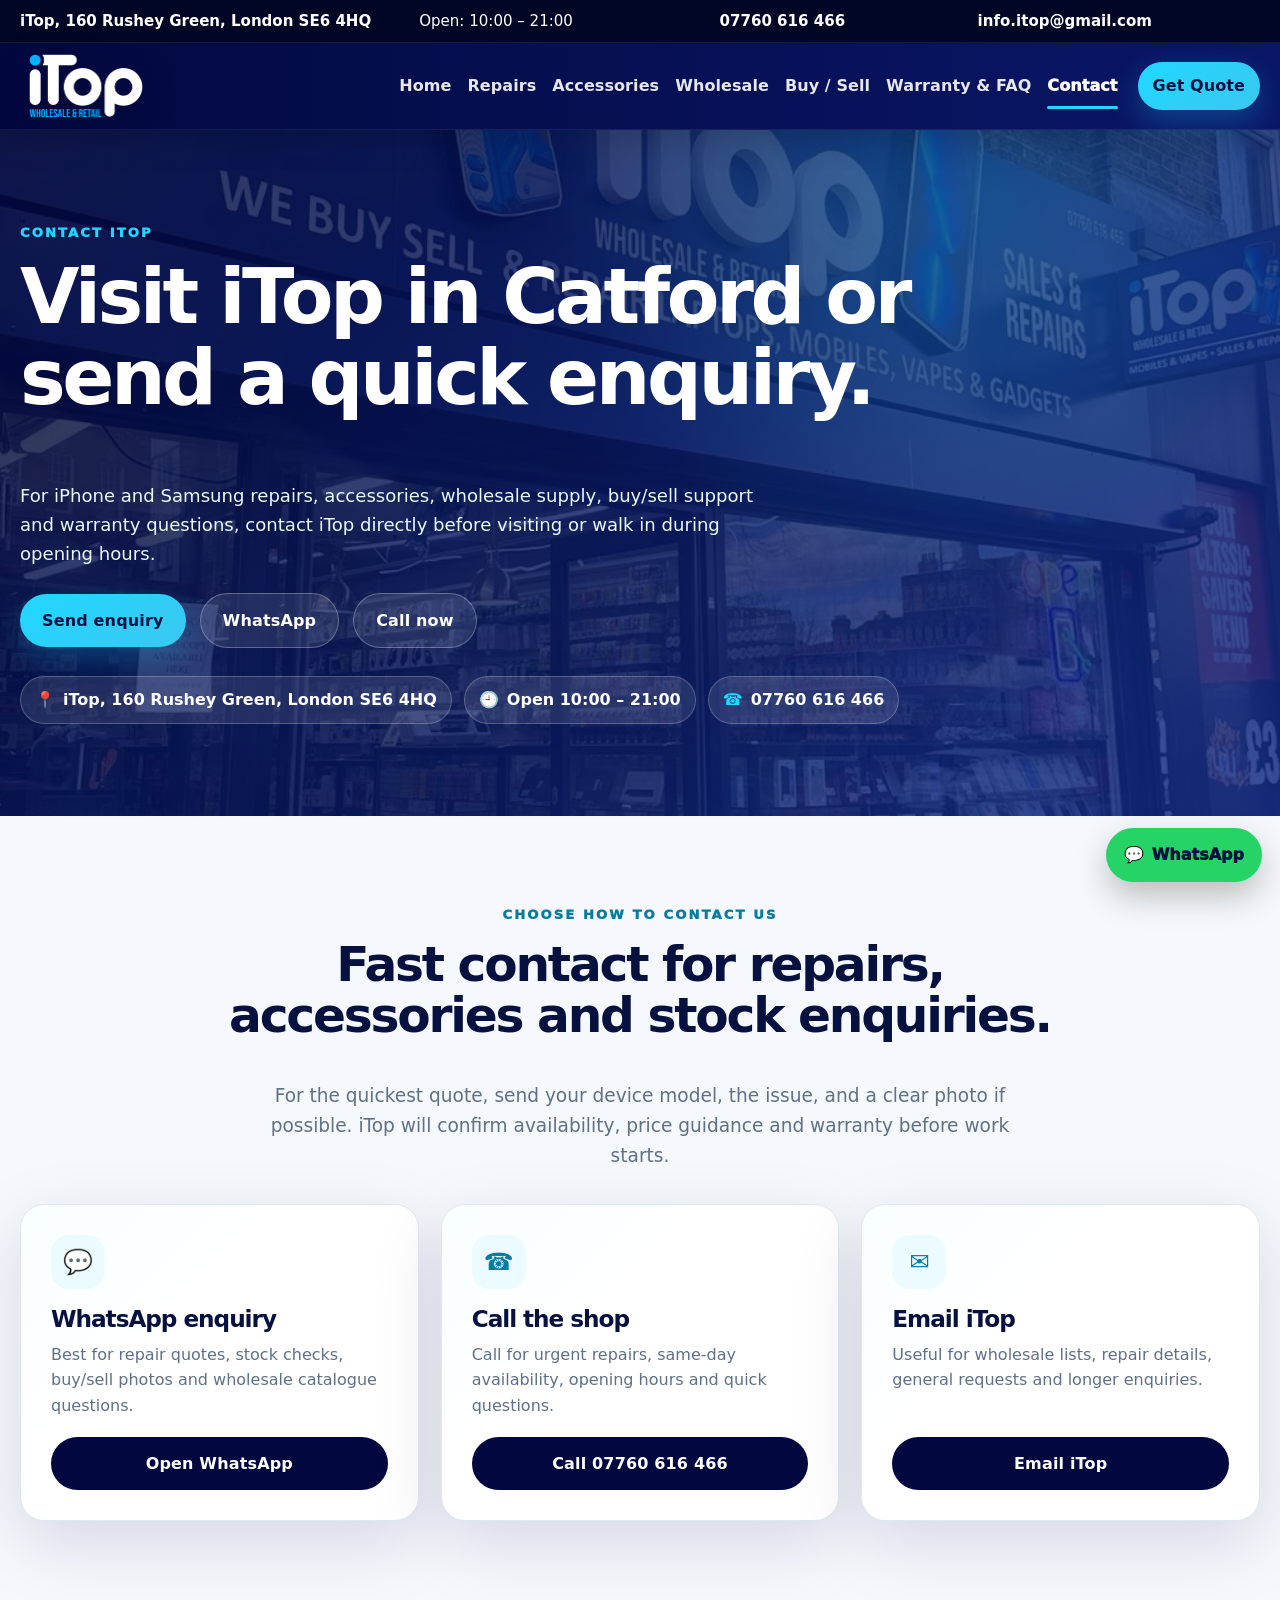
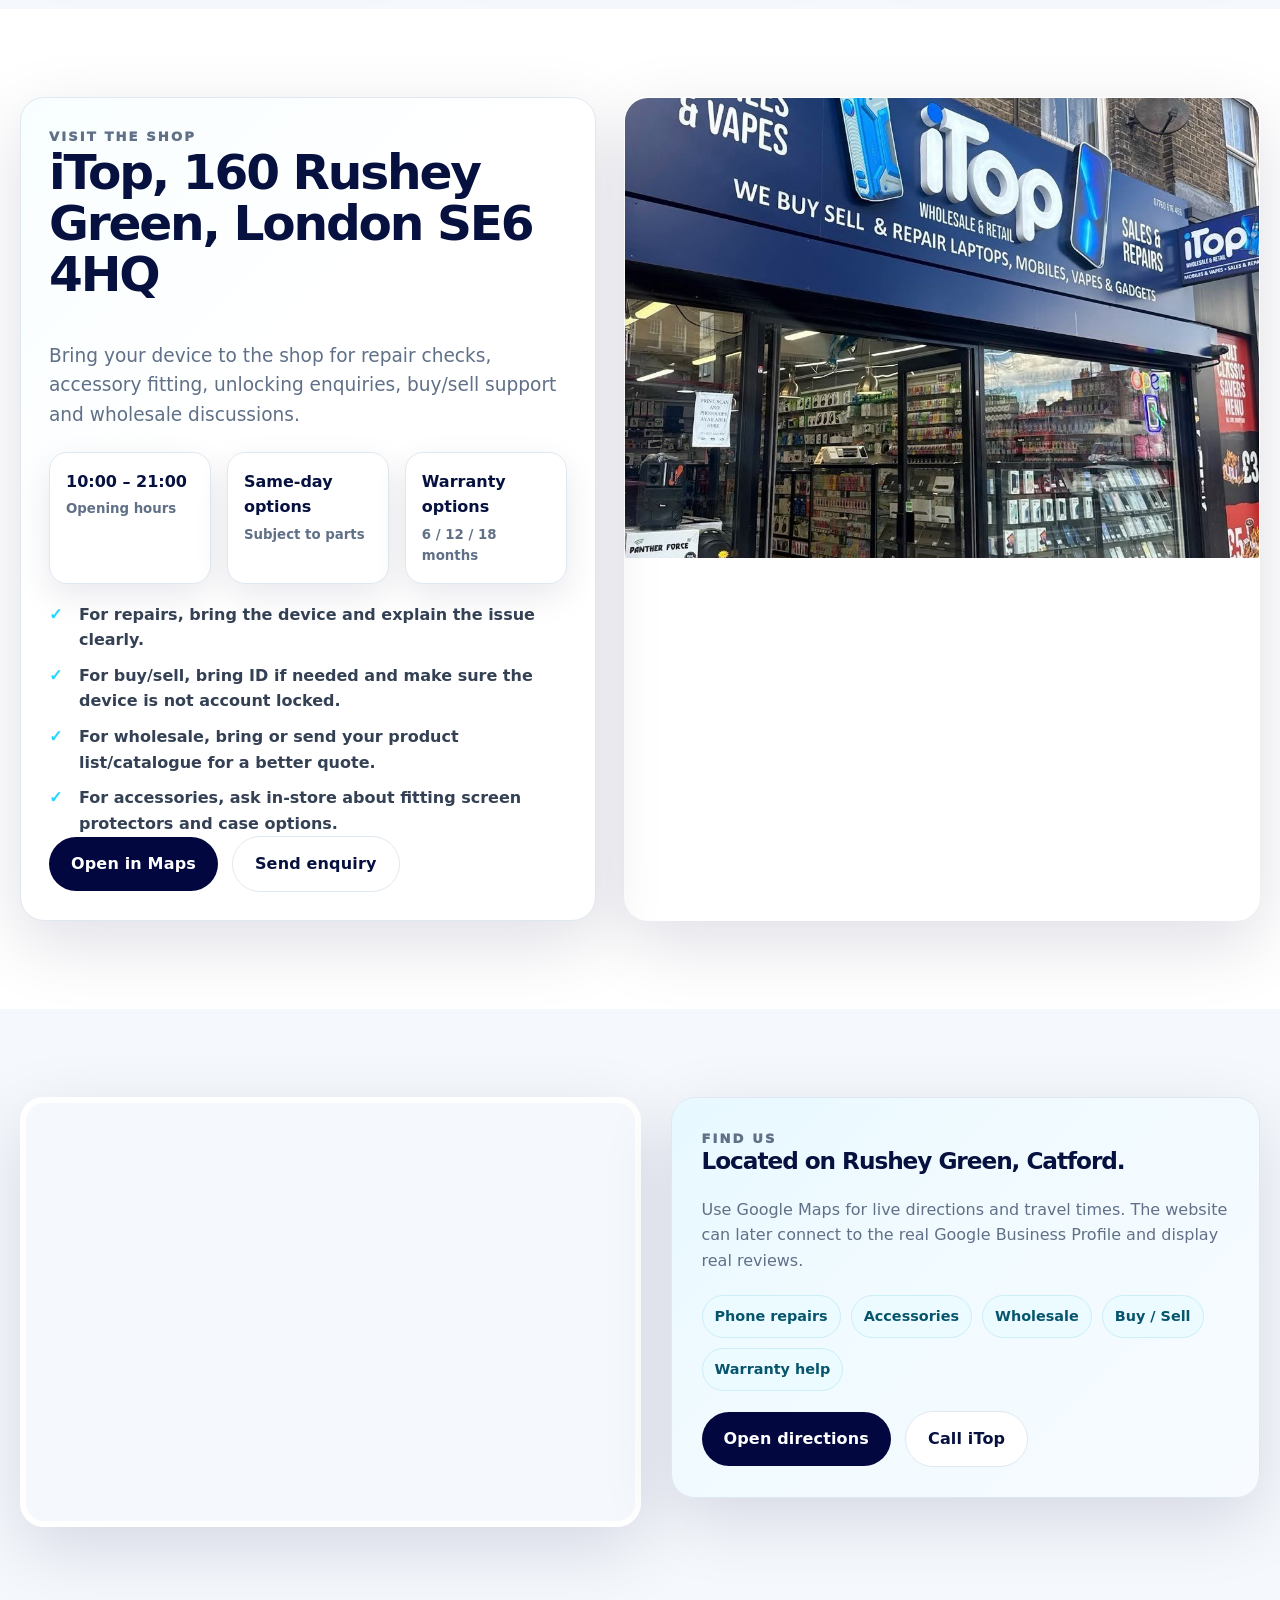
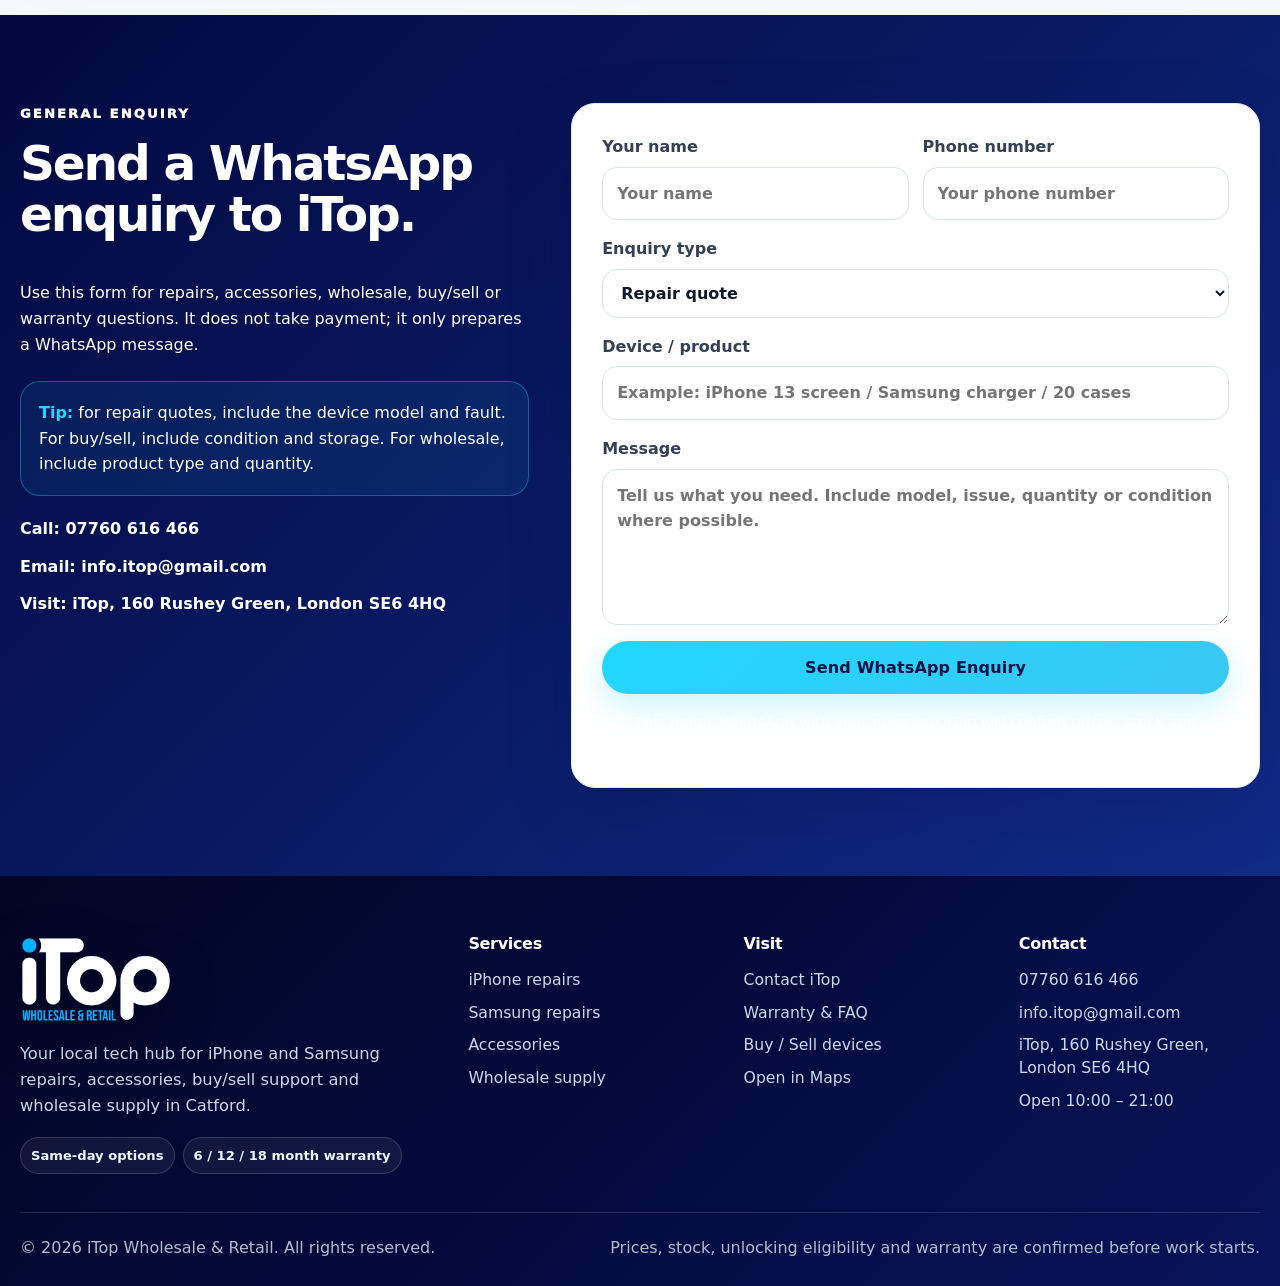
<file: contact.html>
<!doctype html>
<html lang="en">
<head>
  <meta charset="utf-8">
  <meta name="viewport" content="width=device-width, initial-scale=1">
  <meta name="description" content="Contact iTop Catford by phone, WhatsApp or email. Visit iTop, 160 Rushey Green, London SE6 4HQ for repairs, accessories, wholesale and buy/sell enquiries.">
  <meta name="theme-color" content="#02083f">
  <title>Contact iTop Catford | Repairs, Accessories & Wholesale</title>
  <link rel="icon" href="assets/images/favicon.png">
  <link rel="preload" as="image" href="assets/images/logo-white-transparent.png">
  <link rel="stylesheet" href="assets/css/style.css">
  <script type="application/ld+json">
  {
    "@context": "https://schema.org",
    "@type": "LocalBusiness",
    "name": "iTop",
    "description": "Phone repairs, accessories, wholesale supply and buy/sell support in Catford, London.",
    "address": {
      "@type": "PostalAddress",
      "streetAddress": "160 Rushey Green",
      "addressLocality": "London",
      "postalCode": "SE6 4HQ",
      "addressCountry": "GB"
    },
    "telephone": "+447760616466",
    "email": "info.itop@gmail.com",
    "openingHours": "Mo-Su 10:00-21:00",
    "areaServed": "Catford, London SE6"
  }
  </script>
</head>
<body>
<a class="skip-link" href="#main">Skip to content</a>
<header class="site-header">
  <div class="top-strip">
    <div class="container top-strip__inner">
      <span>iTop, 160 Rushey Green, London SE6 4HQ</span>
      <span>Open: 10:00 – 21:00</span>
      <a href="tel:+447760616466">07760 616 466</a>
      <a class="hide-small" href="mailto:info.itop@gmail.com">info.itop@gmail.com</a>
    </div>
  </div>
  <nav class="navbar" aria-label="Main navigation">
    <div class="container nav-inner">
      <a class="brand" href="index.html" aria-label="iTop home"><img src="assets/images/logo-white-transparent.png" alt="iTop Wholesale & Retail"></a>
      <button class="nav-toggle" type="button" aria-label="Open menu" aria-expanded="false" data-nav-toggle><span></span><span></span><span></span></button>
      <div class="nav-menu" data-nav-menu>
        <a href="index.html" class="">Home</a>
<a href="repairs.html" class="">Repairs</a>
<a href="accessories.html" class="">Accessories</a>
<a href="wholesale.html" class="">Wholesale</a>
<a href="buy-sell.html" class="">Buy / Sell</a>
<a href="warranty-faq.html" class="">Warranty & FAQ</a>
<a href="contact.html" class="active" aria-current="page">Contact</a>
        <a class="btn btn--small btn--cyan nav-cta" href="contact.html#enquiry">Get Quote</a>
      </div>
    </div>
  </nav>
</header>
<main id="main">

<section class="page-hero page-hero--photo">
  <div class="container">
    <p class="eyebrow">Contact iTop</p>
    <h1>Visit iTop in Catford or send a quick enquiry.</h1>
    <p>For iPhone and Samsung repairs, accessories, wholesale supply, buy/sell support and warranty questions, contact iTop directly before visiting or walk in during opening hours.</p>
    <div class="section-actions">
      <a class="btn btn--cyan" href="#enquiry">Send enquiry</a>
      <a class="btn btn--ghost" href="https://wa.me/447760616466?text=Hi%20iTop%2C%20I%20would%20like%20to%20make%20an%20enquiry." target="_blank" rel="noopener">WhatsApp</a>
      <a class="btn btn--ghost" href="tel:+447760616466">Call now</a>
    </div>
    <div class="contact-hero-details" aria-label="iTop contact details">
      <span class="address">iTop, 160 Rushey Green, London SE6 4HQ</span>
      <span class="hours">Open 10:00 – 21:00</span>
      <a class="phone" href="tel:+447760616466">07760 616 466</a>
    </div>
  </div>
</section>

<section class="section section--soft">
  <div class="container">
    <div class="section-head section-head--center">
      <p class="eyebrow eyebrow--dark">Choose how to contact us</p>
      <h2>Fast contact for repairs, accessories and stock enquiries.</h2>
      <p class="lead">For the quickest quote, send your device model, the issue, and a clear photo if possible. iTop will confirm availability, price guidance and warranty before work starts.</p>
    </div>
    <div class="grid grid--3 contact-method-grid">
      <article class="card contact-method-card">
        <span class="method-icon">💬</span>
        <h3>WhatsApp enquiry</h3>
        <p>Best for repair quotes, stock checks, buy/sell photos and wholesale catalogue questions.</p>
        <a class="btn btn--dark" href="https://wa.me/447760616466?text=Hi%20iTop%2C%20I%20would%20like%20to%20make%20an%20enquiry." target="_blank" rel="noopener">Open WhatsApp</a>
      </article>
      <article class="card contact-method-card">
        <span class="method-icon">☎️</span>
        <h3>Call the shop</h3>
        <p>Call for urgent repairs, same-day availability, opening hours and quick questions.</p>
        <a class="btn btn--dark" href="tel:+447760616466">Call 07760 616 466</a>
      </article>
      <article class="card contact-method-card">
        <span class="method-icon">✉️</span>
        <h3>Email iTop</h3>
        <p>Useful for wholesale lists, repair details, general requests and longer enquiries.</p>
        <a class="btn btn--dark" href="mailto:info.itop@gmail.com">Email iTop</a>
      </article>
    </div>
  </div>
</section>

<section class="section">
  <div class="container visit-panel">
    <div class="card contact-card">
      <div class="contact-card__body">
        <p class="eyebrow eyebrow--dark">Visit the shop</p>
        <h2>iTop, 160 Rushey Green, London SE6 4HQ</h2>
        <p class="lead">Bring your device to the shop for repair checks, accessory fitting, unlocking enquiries, buy/sell support and wholesale discussions.</p>
        <div class="contact-highlight">
          <span>10:00 – 21:00<small>Opening hours</small></span>
          <span>Same-day options<small>Subject to parts</small></span>
          <span>Warranty options<small>6 / 12 / 18 months</small></span>
        </div>
        <ul class="visit-checklist">
          <li>For repairs, bring the device and explain the issue clearly.</li>
          <li>For buy/sell, bring ID if needed and make sure the device is not account locked.</li>
          <li>For wholesale, bring or send your product list/catalogue for a better quote.</li>
          <li>For accessories, ask in-store about fitting screen protectors and case options.</li>
        </ul>
        <div class="visit-actions">
          <a class="btn btn--dark" href="https://www.google.com/maps/search/?api=1&query=iTop%2C%20160%20Rushey%20Green%2C%20London%20SE6%204HQ" target="_blank" rel="noopener">Open in Maps</a>
          <a class="btn btn--outline" href="#enquiry">Send enquiry</a>
        </div>
      </div>
    </div>
    <div class="image-card"><img src="assets/images/shop-front.jpg" alt="iTop shop front in Catford"></div>
  </div>
</section>

<section class="section section--soft">
  <div class="container contact-grid">
    <div class="map-card map-card--polished">
      <iframe title="Map to iTop" loading="lazy" referrerpolicy="no-referrer-when-downgrade" src="https://www.google.com/maps?q=iTop%2C%20160%20Rushey%20Green%2C%20London%20SE6%204HQ&output=embed"></iframe>
    </div>
    <div class="card directions-card">
      <p class="eyebrow eyebrow--dark">Find us</p>
      <h3>Located on Rushey Green, Catford.</h3>
      <p>Use Google Maps for live directions and travel times. The website can later connect to the real Google Business Profile and display real reviews.</p>
      <div class="page-summary-badges">
        <span>Phone repairs</span><span>Accessories</span><span>Wholesale</span><span>Buy / Sell</span><span>Warranty help</span>
      </div>
      <div class="section-actions">
        <a class="btn btn--dark" href="https://www.google.com/maps/search/?api=1&query=iTop%2C%20160%20Rushey%20Green%2C%20London%20SE6%204HQ" target="_blank" rel="noopener">Open directions</a>
        <a class="btn btn--outline" href="tel:+447760616466">Call iTop</a>
      </div>
    </div>
  </div>
</section>

<section class="section section--navy" id="enquiry">
  <div class="container enquiry-layout">
    <div class="contact-form-intro">
      <p class="eyebrow">General enquiry</p>
      <h2>Send a WhatsApp enquiry to iTop.</h2>
      <p>Use this form for repairs, accessories, wholesale, buy/sell or warranty questions. It does not take payment; it only prepares a WhatsApp message.</p>
      <div class="micro-cta"><p><strong>Tip:</strong> for repair quotes, include the device model and fault. For buy/sell, include condition and storage. For wholesale, include product type and quantity.</p></div>
      <div class="direct-contact">
        <a href="tel:+447760616466">Call: 07760 616 466</a>
        <a href="mailto:info.itop@gmail.com">Email: info.itop@gmail.com</a>
        <a href="https://www.google.com/maps/search/?api=1&query=iTop%2C%20160%20Rushey%20Green%2C%20London%20SE6%204HQ" target="_blank" rel="noopener">Visit: iTop, 160 Rushey Green, London SE6 4HQ</a>
      </div>
    </div>
    <form class="enquiry-form" data-whatsapp-form data-form-type="general">
      <div class="form-row">
        <label>Your name<input name="name" placeholder="Your name" required></label>
        <label>Phone number<input name="phone" placeholder="Your phone number"></label>
      </div>
      <label>Enquiry type<select name="enquiry-type"><option>Repair quote</option><option>Accessories stock</option><option>Wholesale supply</option><option>Buy / sell device</option><option>Warranty / aftercare</option><option>Other</option></select></label>
      <label>Device / product<input name="device-or-product" placeholder="Example: iPhone 13 screen / Samsung charger / 20 cases"></label>
      <label>Message<textarea name="message" rows="5" placeholder="Tell us what you need. Include model, issue, quantity or condition where possible."></textarea></label>
      <button class="btn btn--cyan" type="submit">Send WhatsApp Enquiry</button>
      <p class="form-note">This opens WhatsApp with your message. iTop will confirm prices, stock and warranty directly.</p>
    </form>
  </div>
</section>
</main>
<footer class="footer">
  <div class="container">
    <div class="footer__inner">
      <div class="footer__brand">
        <img src="assets/images/logo-white-transparent.png" alt="iTop Wholesale & Retail">
        <p>Your local tech hub for iPhone and Samsung repairs, accessories, buy/sell support and wholesale supply in Catford.</p>
        <div class="footer__badges"><span>Same-day options</span><span>6 / 12 / 18 month warranty</span></div>
      </div>
      <div class="footer__columns">
        <div>
          <h3>Services</h3>
          <a href="repairs.html">iPhone repairs</a>
          <a href="repairs.html">Samsung repairs</a>
          <a href="accessories.html">Accessories</a>
          <a href="wholesale.html">Wholesale supply</a>
        </div>
        <div>
          <h3>Visit</h3>
          <a href="contact.html">Contact iTop</a>
          <a href="warranty-faq.html">Warranty & FAQ</a>
          <a href="buy-sell.html">Buy / Sell devices</a>
          <a href="https://www.google.com/maps/search/?api=1&query=iTop%2C%20160%20Rushey%20Green%2C%20London%20SE6%204HQ" target="_blank" rel="noopener">Open in Maps</a>
        </div>
        <div>
          <h3>Contact</h3>
          <a href="tel:+447760616466">07760 616 466</a>
          <a href="mailto:info.itop@gmail.com">info.itop@gmail.com</a>
          <span>iTop, 160 Rushey Green, London SE6 4HQ</span>
          <span>Open 10:00 – 21:00</span>
        </div>
      </div>
    </div>
    <div class="footer__bottom">
      <span>© <span data-current-year>2026</span> iTop Wholesale & Retail. All rights reserved.</span>
      <span>Prices, stock, unlocking eligibility and warranty are confirmed before work starts.</span>
    </div>
  </div>
</footer>
<a class="floating-whatsapp" href="https://wa.me/447760616466?text=Hi%20iTop%2C%20I%20would%20like%20to%20make%20an%20enquiry." target="_blank" rel="noopener" aria-label="WhatsApp iTop">WhatsApp</a>
<script src="assets/js/main.js"></script>
</body>
</html>
</file>
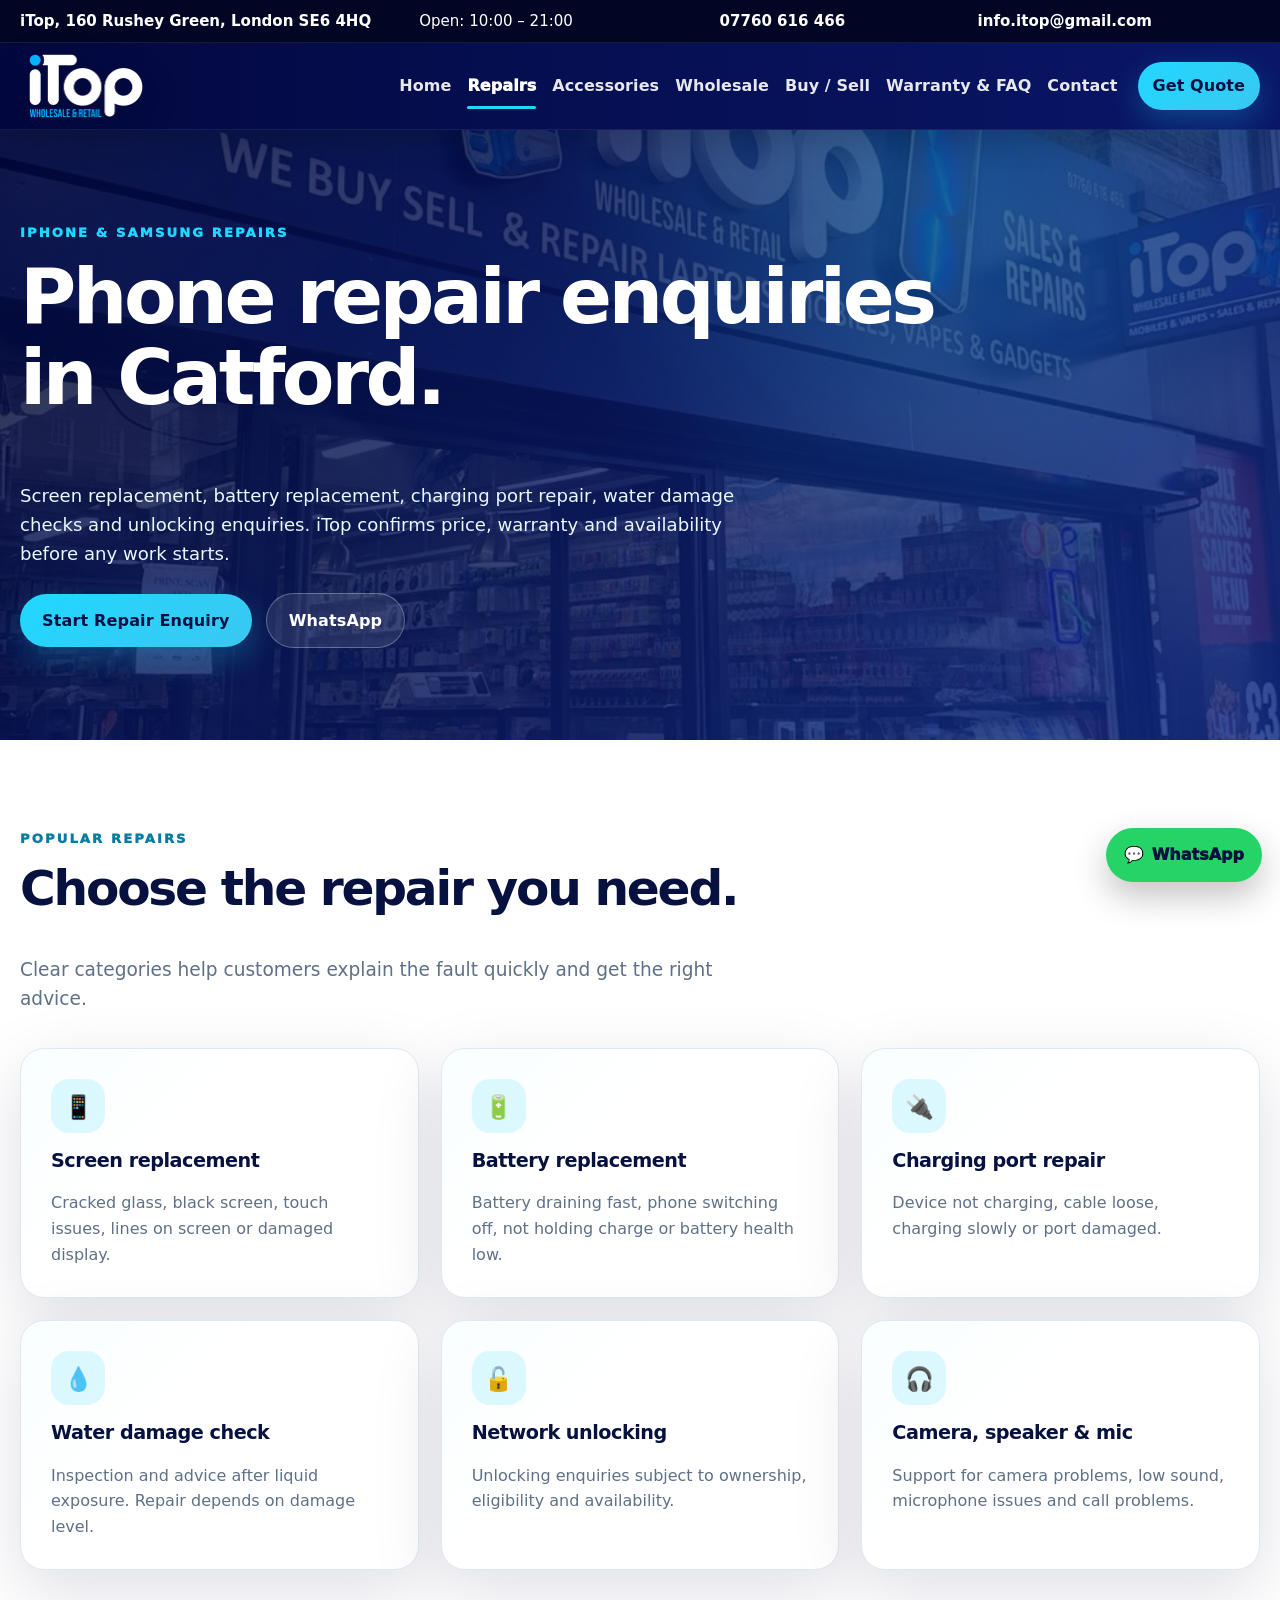
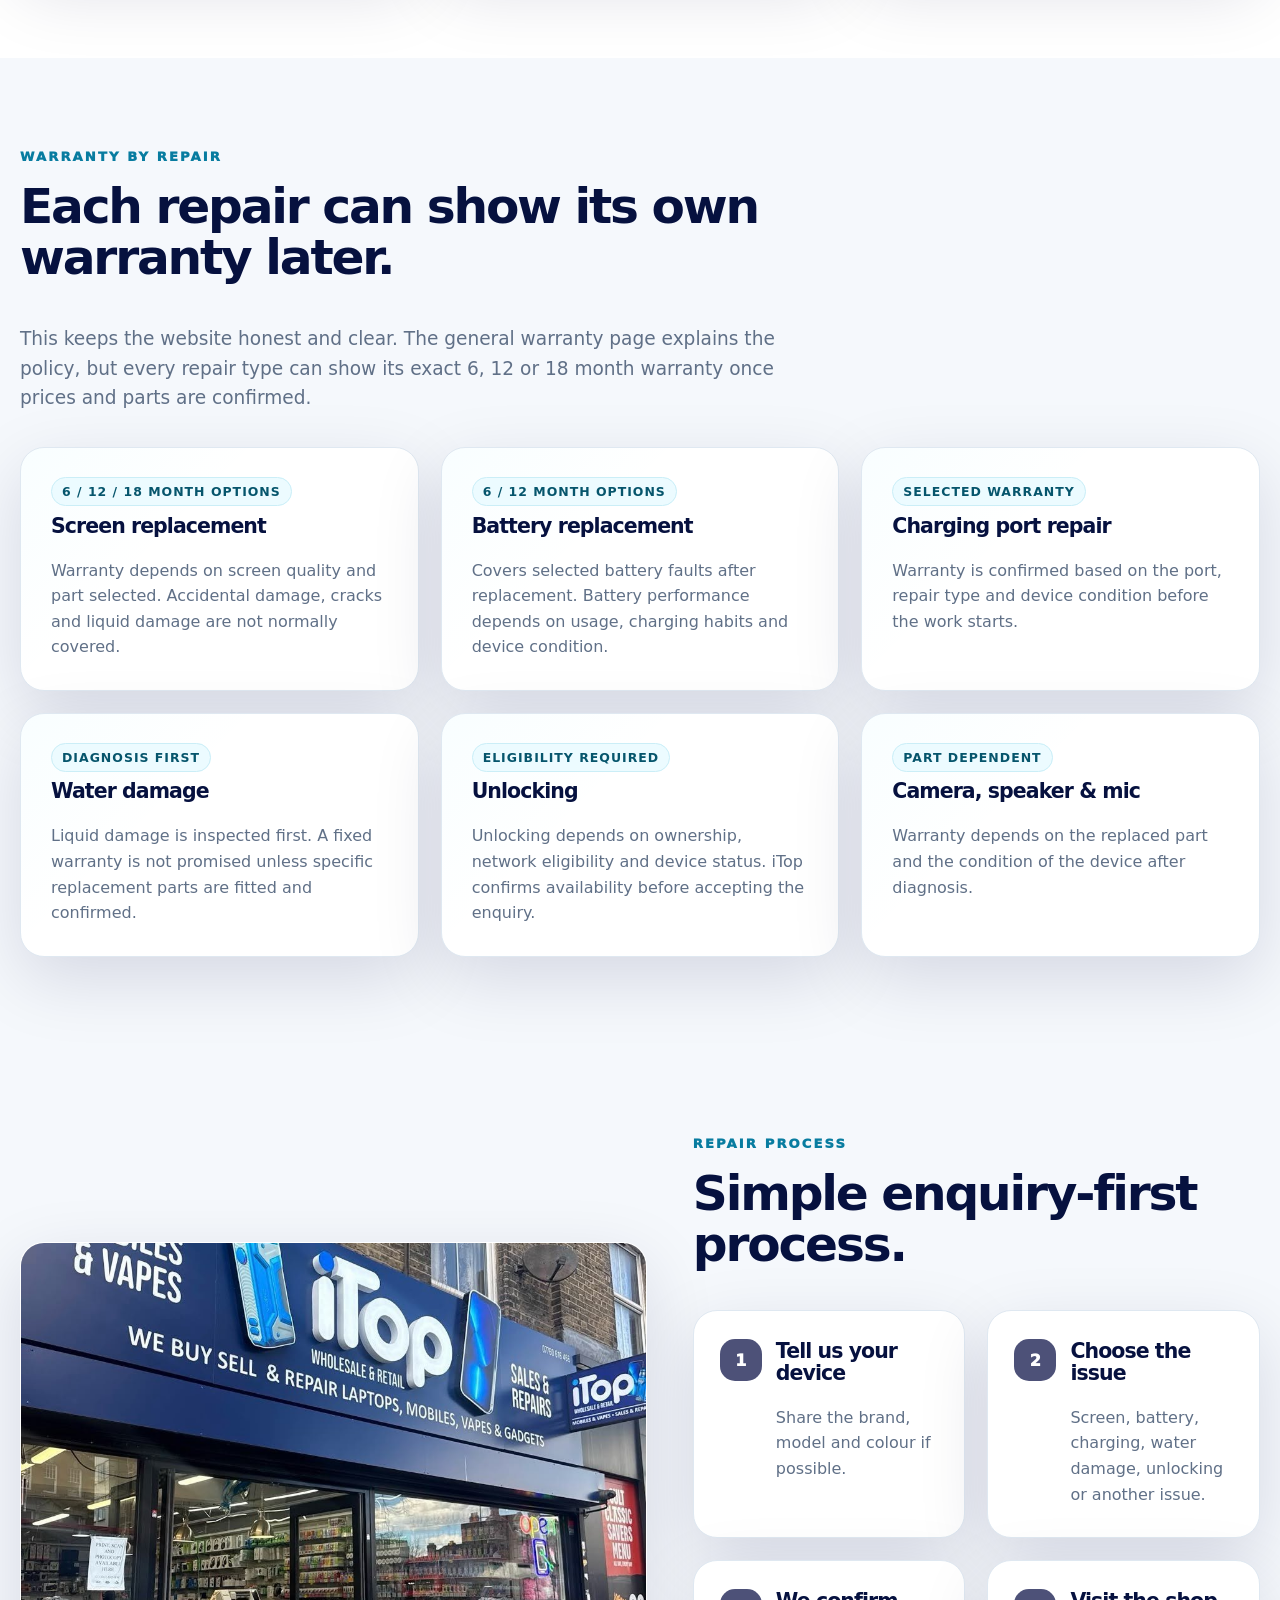
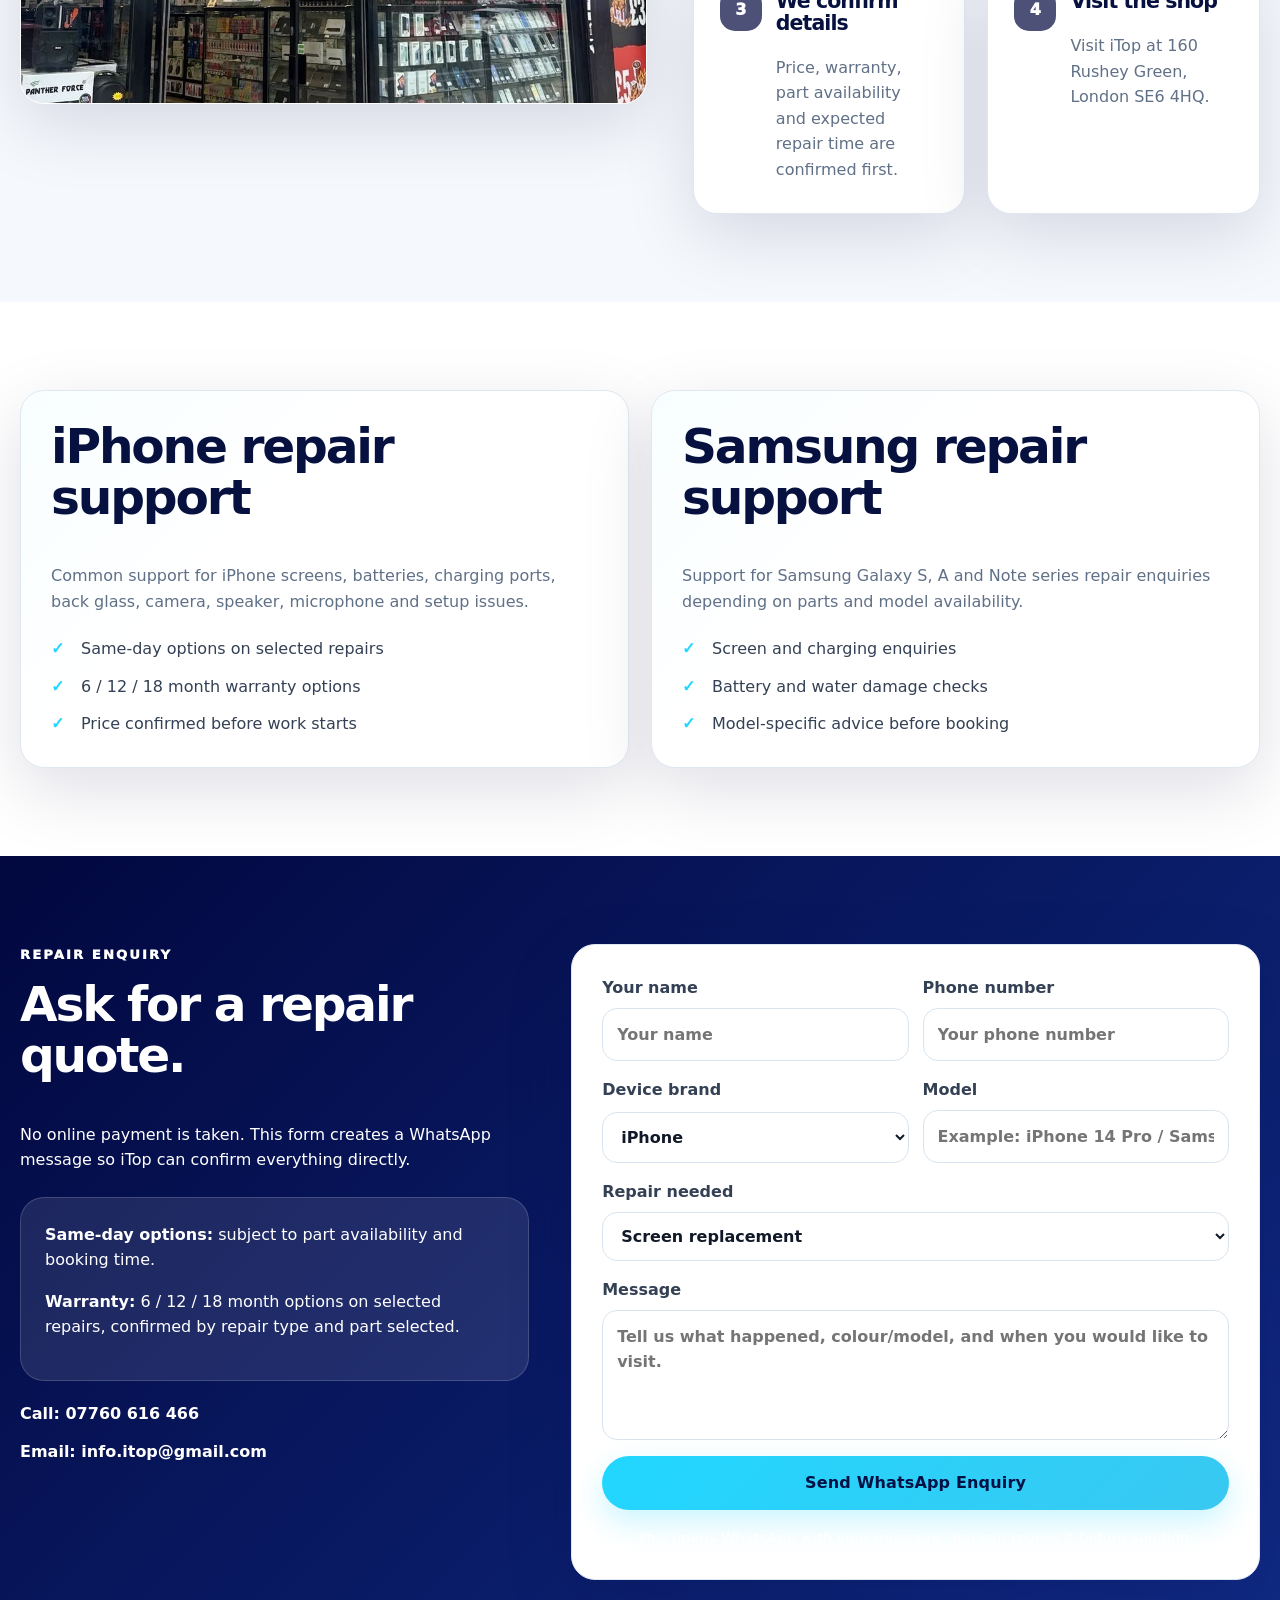
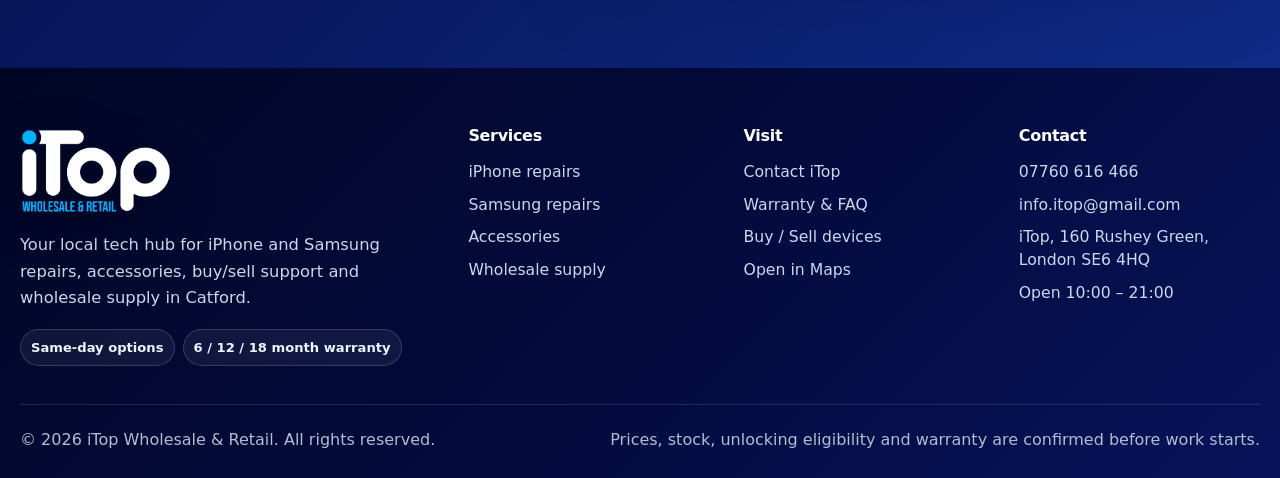
<file: repairs.html>
<!doctype html>
<html lang="en">
<head>
  <meta charset="utf-8">
  <meta name="viewport" content="width=device-width, initial-scale=1">
  <meta name="description" content="iTop repair enquiries for iPhone and Samsung in Catford. Screen replacement, battery replacement, charging port, water damage checks and unlocking support.">
  <meta name="theme-color" content="#02083f">
  <title>Repairs | iTop Catford</title>
  <link rel="icon" href="assets/images/favicon.png">
  <link rel="preload" as="image" href="assets/images/logo-white-transparent.png">
  <link rel="stylesheet" href="assets/css/style.css">
</head>
<body>
<a class="skip-link" href="#main">Skip to content</a>
<header class="site-header">
  <div class="top-strip">
    <div class="container top-strip__inner">
      <span>iTop, 160 Rushey Green, London SE6 4HQ</span>
      <span>Open: 10:00 – 21:00</span>
      <a href="tel:+447760616466">07760 616 466</a>
      <a class="hide-small" href="mailto:info.itop@gmail.com">info.itop@gmail.com</a>
    </div>
  </div>
  <nav class="navbar" aria-label="Main navigation">
    <div class="container nav-inner">
      <a class="brand" href="index.html" aria-label="iTop home"><img src="assets/images/logo-white-transparent.png" alt="iTop Wholesale & Retail"></a>
      <button class="nav-toggle" type="button" aria-label="Open menu" aria-expanded="false" data-nav-toggle><span></span><span></span><span></span></button>
      <div class="nav-menu" data-nav-menu>
        <a href="index.html" class="">Home</a>
<a href="repairs.html" class="active" aria-current="page">Repairs</a>
<a href="accessories.html" class="">Accessories</a>
<a href="wholesale.html" class="">Wholesale</a>
<a href="buy-sell.html" class="">Buy / Sell</a>
<a href="warranty-faq.html" class="">Warranty & FAQ</a>
<a href="contact.html" class="">Contact</a>
        <a class="btn btn--small btn--cyan nav-cta" href="contact.html#enquiry">Get Quote</a>
      </div>
    </div>
  </nav>
</header>
<main id="main">

<section class="page-hero page-hero--photo">
  <div class="container"><p class="eyebrow">iPhone & Samsung repairs</p><h1>Phone repair enquiries in Catford.</h1><p>Screen replacement, battery replacement, charging port repair, water damage checks and unlocking enquiries. iTop confirms price, warranty and availability before any work starts.</p><div class="section-actions"><a class="btn btn--cyan" href="#enquiry">Start Repair Enquiry</a><a class="btn btn--ghost" href="https://wa.me/447760616466?text=Hi%20iTop%2C%20I%20need%20a%20repair%20quote." target="_blank" rel="noopener">WhatsApp</a></div></div>
</section>
<section class="section">
  <div class="container"><div class="section-head"><p class="eyebrow eyebrow--dark">Popular repairs</p><h2>Choose the repair you need.</h2><p class="lead">Clear categories help customers explain the fault quickly and get the right advice.</p></div>
  <div class="grid grid--3 category-grid">
    <article class="card"><span class="card-icon">📱</span><h3>Screen replacement</h3><p>Cracked glass, black screen, touch issues, lines on screen or damaged display.</p></article>
    <article class="card"><span class="card-icon">🔋</span><h3>Battery replacement</h3><p>Battery draining fast, phone switching off, not holding charge or battery health low.</p></article>
    <article class="card"><span class="card-icon">🔌</span><h3>Charging port repair</h3><p>Device not charging, cable loose, charging slowly or port damaged.</p></article>
    <article class="card"><span class="card-icon">💧</span><h3>Water damage check</h3><p>Inspection and advice after liquid exposure. Repair depends on damage level.</p></article>
    <article class="card"><span class="card-icon">🔓</span><h3>Network unlocking</h3><p>Unlocking enquiries subject to ownership, eligibility and availability.</p></article>
    <article class="card"><span class="card-icon">🎧</span><h3>Camera, speaker & mic</h3><p>Support for camera problems, low sound, microphone issues and call problems.</p></article>
  </div></div>
</section>
<section class="section section--soft" id="warranty-by-service">
  <div class="container">
    <div class="section-head">
      <p class="eyebrow eyebrow--dark">Warranty by repair</p>
      <h2>Each repair can show its own warranty later.</h2>
      <p class="lead">This keeps the website honest and clear. The general warranty page explains the policy, but every repair type can show its exact 6, 12 or 18 month warranty once prices and parts are confirmed.</p>
    </div>
    <div class="grid grid--3 warranty-service-grid">
      <article class="card warranty-service-card"><span class="product-tag">6 / 12 / 18 month options</span><h3>Screen replacement</h3><p>Warranty depends on screen quality and part selected. Accidental damage, cracks and liquid damage are not normally covered.</p></article>
      <article class="card warranty-service-card"><span class="product-tag">6 / 12 month options</span><h3>Battery replacement</h3><p>Covers selected battery faults after replacement. Battery performance depends on usage, charging habits and device condition.</p></article>
      <article class="card warranty-service-card"><span class="product-tag">Selected warranty</span><h3>Charging port repair</h3><p>Warranty is confirmed based on the port, repair type and device condition before the work starts.</p></article>
      <article class="card warranty-service-card"><span class="product-tag">Diagnosis first</span><h3>Water damage</h3><p>Liquid damage is inspected first. A fixed warranty is not promised unless specific replacement parts are fitted and confirmed.</p></article>
      <article class="card warranty-service-card"><span class="product-tag">Eligibility required</span><h3>Unlocking</h3><p>Unlocking depends on ownership, network eligibility and device status. iTop confirms availability before accepting the enquiry.</p></article>
      <article class="card warranty-service-card"><span class="product-tag">Part dependent</span><h3>Camera, speaker & mic</h3><p>Warranty depends on the replaced part and the condition of the device after diagnosis.</p></article>
    </div>
  </div>
</section>
<section class="section section--soft">
  <div class="container split">
    <div class="image-card"><img src="assets/images/shop-front.jpg" alt="iTop shop front"></div>
    <div><p class="eyebrow eyebrow--dark">Repair process</p><h2>Simple enquiry-first process.</h2><div class="grid grid--2 process"><article class="card"><h3>Tell us your device</h3><p>Share the brand, model and colour if possible.</p></article><article class="card"><h3>Choose the issue</h3><p>Screen, battery, charging, water damage, unlocking or another issue.</p></article><article class="card"><h3>We confirm details</h3><p>Price, warranty, part availability and expected repair time are confirmed first.</p></article><article class="card"><h3>Visit the shop</h3><p>Visit iTop at 160 Rushey Green, London SE6 4HQ.</p></article></div></div>
  </div>
</section>
<section class="section">
  <div class="container grid grid--2">
    <article class="card"><h2>iPhone repair support</h2><p>Common support for iPhone screens, batteries, charging ports, back glass, camera, speaker, microphone and setup issues.</p><ul class="feature-list"><li>Same-day options on selected repairs</li><li>6 / 12 / 18 month warranty options</li><li>Price confirmed before work starts</li></ul></article>
    <article class="card"><h2>Samsung repair support</h2><p>Support for Samsung Galaxy S, A and Note series repair enquiries depending on parts and model availability.</p><ul class="feature-list"><li>Screen and charging enquiries</li><li>Battery and water damage checks</li><li>Model-specific advice before booking</li></ul></article>
  </div>
</section>
<section class="section section--navy" id="enquiry">
  <div class="container enquiry-layout">
    <div><p class="eyebrow">Repair enquiry</p><h2>Ask for a repair quote.</h2><p>No online payment is taken. This form creates a WhatsApp message so iTop can confirm everything directly.</p><div class="enquiry-box"><p><strong>Same-day options:</strong> subject to part availability and booking time.</p><p><strong>Warranty:</strong> 6 / 12 / 18 month options on selected repairs, confirmed by repair type and part selected.</p></div><div class="direct-contact"><a href="tel:+447760616466">Call: 07760 616 466</a><a href="mailto:info.itop@gmail.com">Email: info.itop@gmail.com</a></div></div>
    
<form class="enquiry-form" data-whatsapp-form data-form-type="repair">
  <div class="form-row">
    <label>Your name<input name="name" placeholder="Your name" required></label>
    <label>Phone number<input name="phone" placeholder="Your phone number" required></label>
  </div>
  <div class="form-row">
    <label>Device brand<select name="device-brand"><option>iPhone</option><option>Samsung</option><option>iPad / Tablet</option><option>Laptop</option><option>Other gadget</option></select></label>
    <label>Model<input name="model" placeholder="Example: iPhone 14 Pro / Samsung A54"></label>
  </div>
  <label>Repair needed<select name="repair-needed"><option>Screen replacement</option><option>Battery replacement</option><option>Charging port repair</option><option>Water damage check</option><option>Network unlocking</option><option>Camera / speaker / microphone</option><option>Other issue</option></select></label>
  <label>Message<textarea name="message" rows="4" placeholder="Tell us what happened, colour/model, and when you would like to visit."></textarea></label>
  <button class="btn btn--cyan" type="submit">Send WhatsApp Enquiry</button>
  <p class="form-note">This opens WhatsApp with your message. You can review it before sending.</p>
</form>
  </div>
</section>

</main>
<footer class="footer">
  <div class="container">
    <div class="footer__inner">
      <div class="footer__brand">
        <img src="assets/images/logo-white-transparent.png" alt="iTop Wholesale & Retail">
        <p>Your local tech hub for iPhone and Samsung repairs, accessories, buy/sell support and wholesale supply in Catford.</p>
        <div class="footer__badges"><span>Same-day options</span><span>6 / 12 / 18 month warranty</span></div>
      </div>
      <div class="footer__columns">
        <div>
          <h3>Services</h3>
          <a href="repairs.html">iPhone repairs</a>
          <a href="repairs.html">Samsung repairs</a>
          <a href="accessories.html">Accessories</a>
          <a href="wholesale.html">Wholesale supply</a>
        </div>
        <div>
          <h3>Visit</h3>
          <a href="contact.html">Contact iTop</a>
          <a href="warranty-faq.html">Warranty & FAQ</a>
          <a href="buy-sell.html">Buy / Sell devices</a>
          <a href="https://www.google.com/maps/search/?api=1&query=iTop%2C%20160%20Rushey%20Green%2C%20London%20SE6%204HQ" target="_blank" rel="noopener">Open in Maps</a>
        </div>
        <div>
          <h3>Contact</h3>
          <a href="tel:+447760616466">07760 616 466</a>
          <a href="mailto:info.itop@gmail.com">info.itop@gmail.com</a>
          <span>iTop, 160 Rushey Green, London SE6 4HQ</span>
          <span>Open 10:00 – 21:00</span>
        </div>
      </div>
    </div>
    <div class="footer__bottom">
      <span>© <span data-current-year>2026</span> iTop Wholesale & Retail. All rights reserved.</span>
      <span>Prices, stock, unlocking eligibility and warranty are confirmed before work starts.</span>
    </div>
  </div>
</footer>
<a class="floating-whatsapp" href="https://wa.me/447760616466?text=Hi%20iTop%2C%20I%20would%20like%20to%20make%20an%20enquiry." target="_blank" rel="noopener" aria-label="WhatsApp iTop">WhatsApp</a>
<script src="assets/js/main.js"></script>
</body>
</html>
</file>
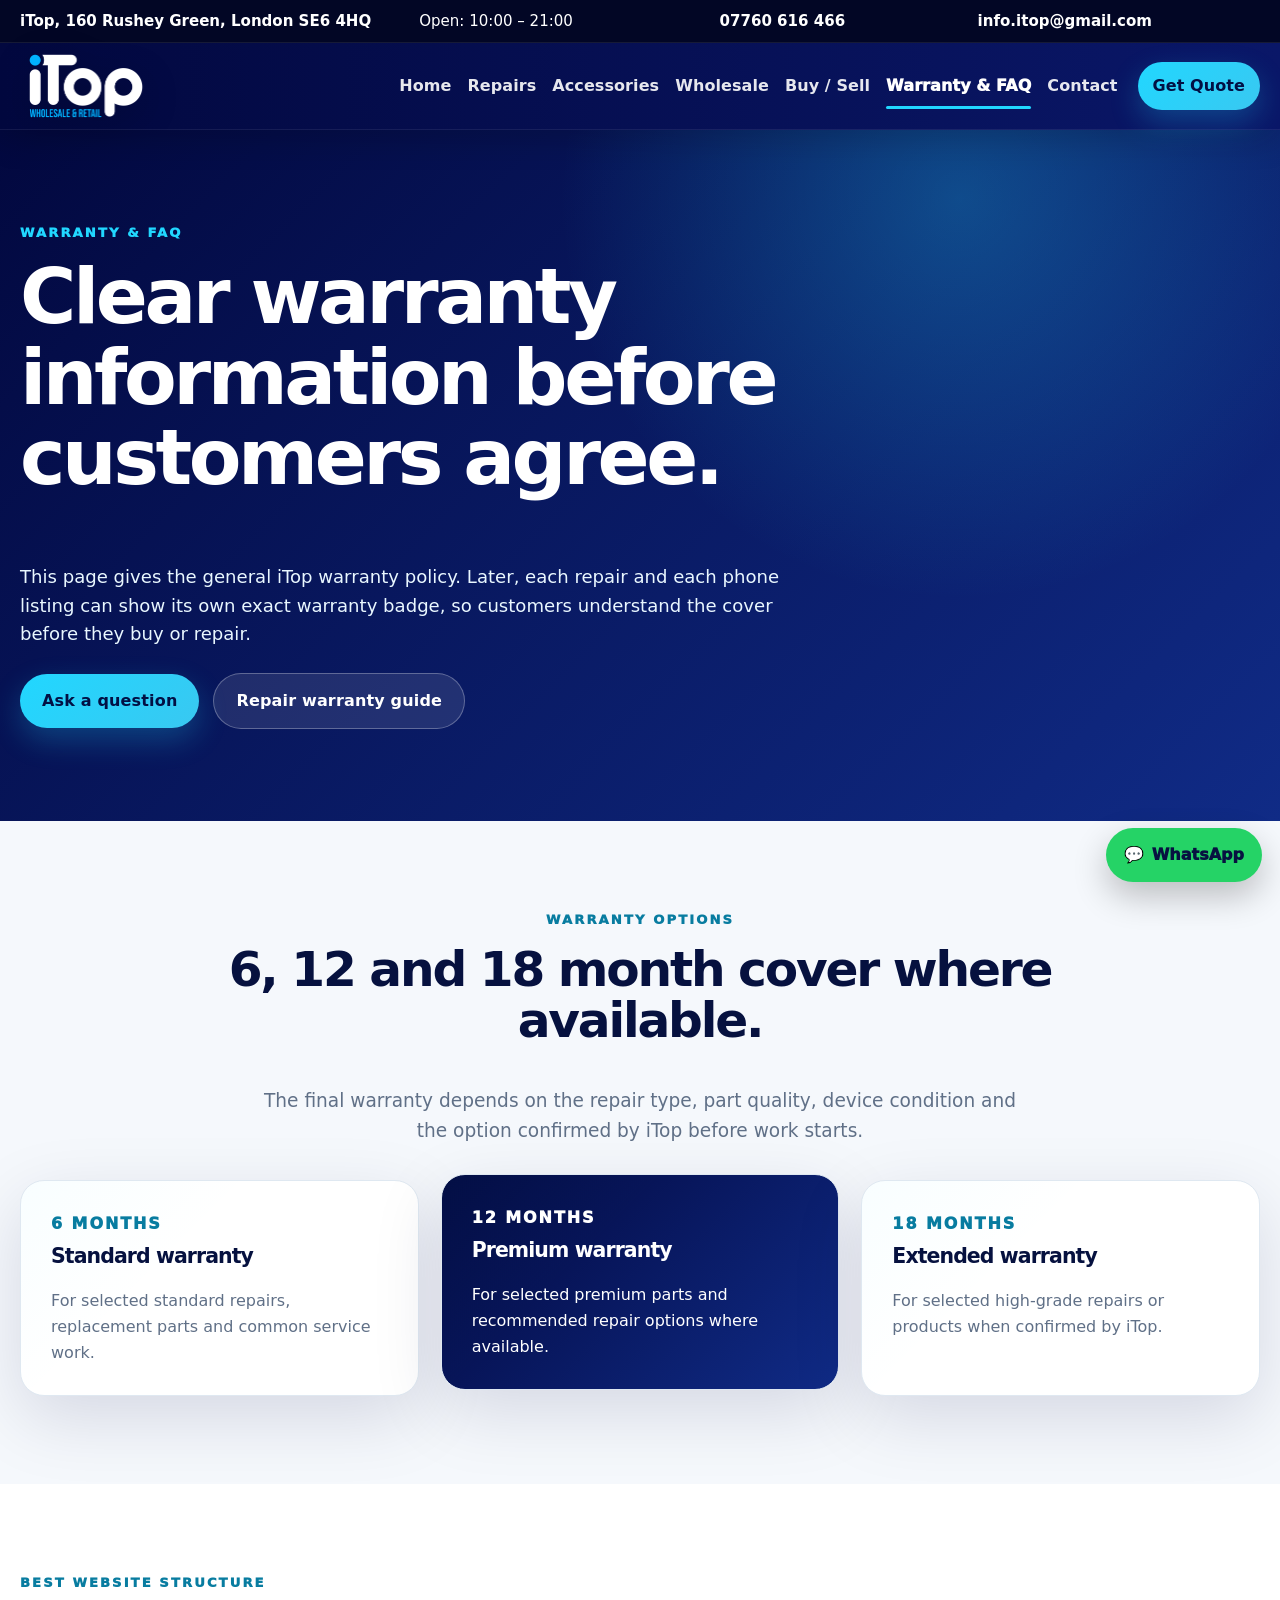
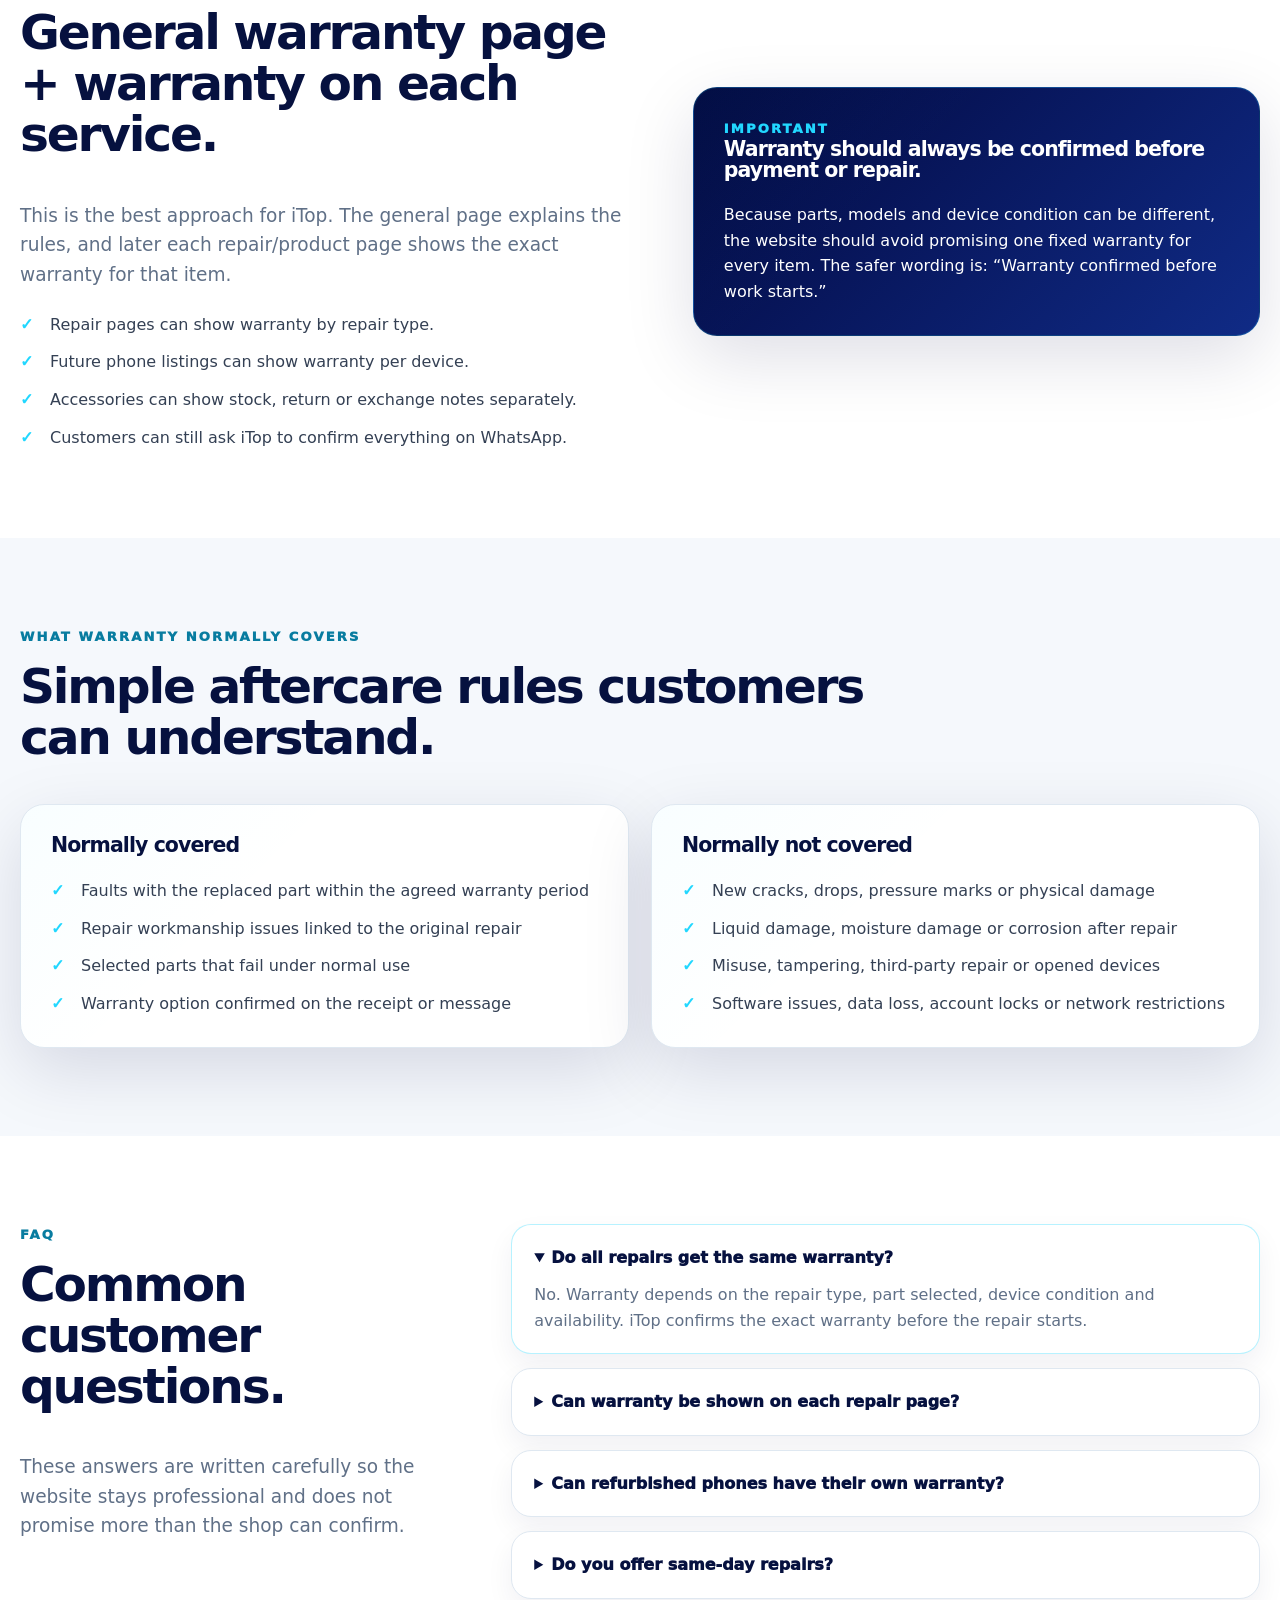
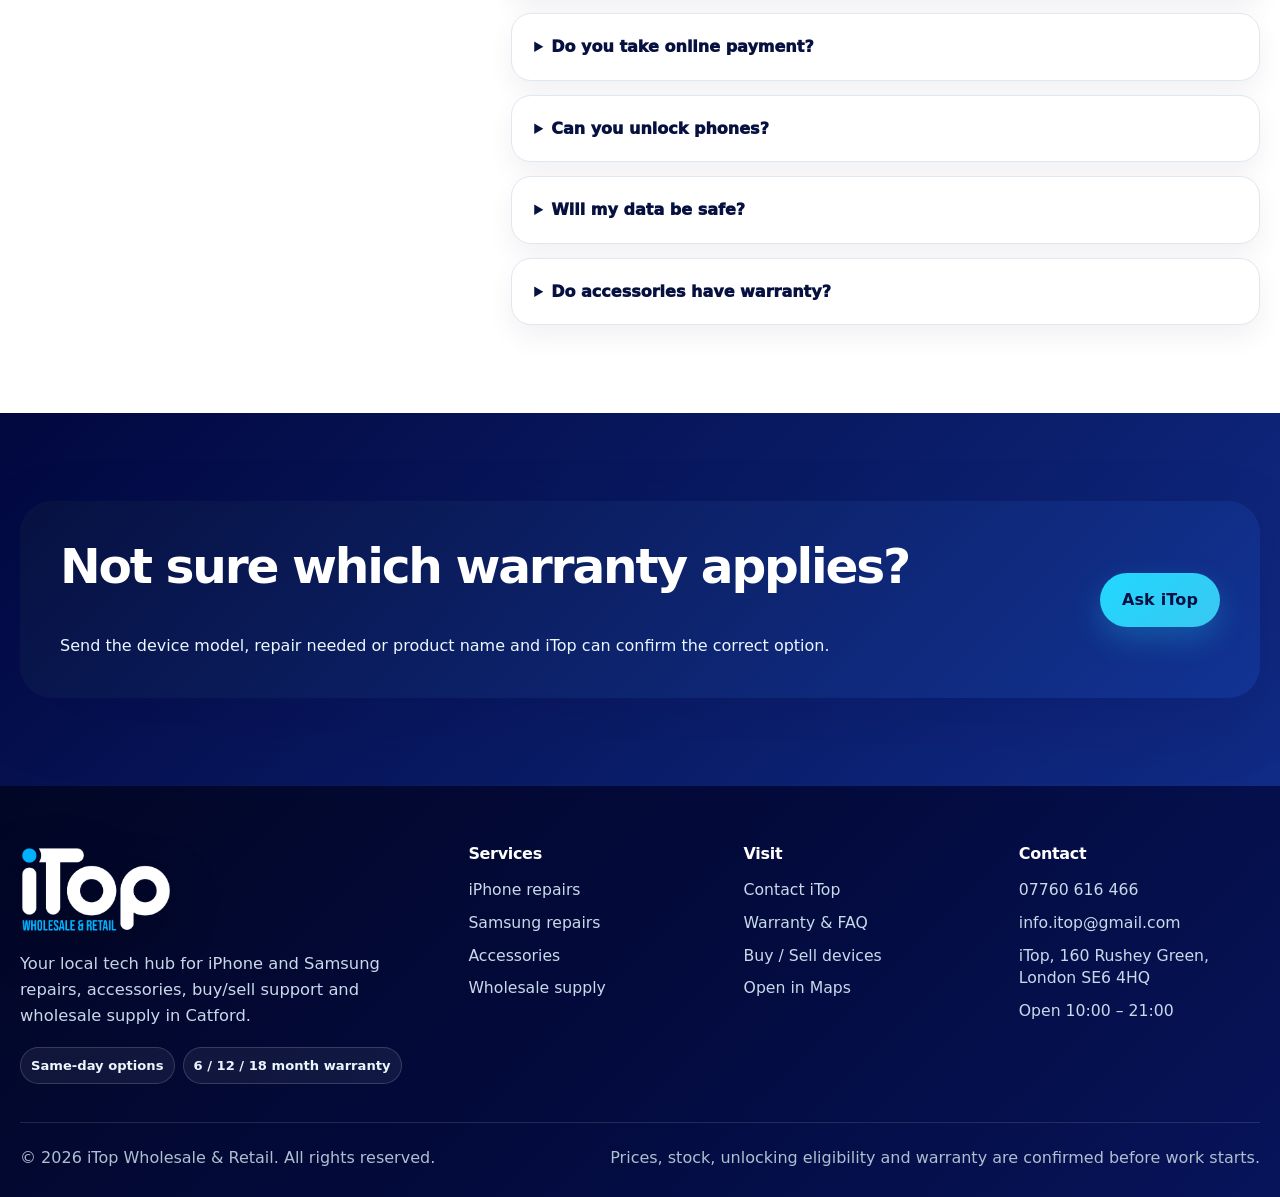
<file: warranty-faq.html>
<!doctype html>
<html lang="en">
<head>
  <meta charset="utf-8">
  <meta name="viewport" content="width=device-width, initial-scale=1">
  <meta name="description" content="Warranty options and common questions for iTop Catford repairs, unlocking, accessories and wholesale enquiries.">
  <meta name="theme-color" content="#02083f">
  <title>Warranty & FAQ | iTop Catford</title>
  <link rel="icon" href="assets/images/favicon.png">
  <link rel="preload" as="image" href="assets/images/logo-white-transparent.png">
  <link rel="stylesheet" href="assets/css/style.css">
</head>
<body>
<a class="skip-link" href="#main">Skip to content</a>
<header class="site-header">
  <div class="top-strip">
    <div class="container top-strip__inner">
      <span>iTop, 160 Rushey Green, London SE6 4HQ</span>
      <span>Open: 10:00 – 21:00</span>
      <a href="tel:+447760616466">07760 616 466</a>
      <a class="hide-small" href="mailto:info.itop@gmail.com">info.itop@gmail.com</a>
    </div>
  </div>
  <nav class="navbar" aria-label="Main navigation">
    <div class="container nav-inner">
      <a class="brand" href="index.html" aria-label="iTop home"><img src="assets/images/logo-white-transparent.png" alt="iTop Wholesale & Retail"></a>
      <button class="nav-toggle" type="button" aria-label="Open menu" aria-expanded="false" data-nav-toggle><span></span><span></span><span></span></button>
      <div class="nav-menu" data-nav-menu>
        <a href="index.html" class="">Home</a>
<a href="repairs.html" class="">Repairs</a>
<a href="accessories.html" class="">Accessories</a>
<a href="wholesale.html" class="">Wholesale</a>
<a href="buy-sell.html" class="">Buy / Sell</a>
<a href="warranty-faq.html" class="active" aria-current="page">Warranty & FAQ</a>
<a href="contact.html" class="">Contact</a>
        <a class="btn btn--small btn--cyan nav-cta" href="contact.html#enquiry">Get Quote</a>
      </div>
    </div>
  </nav>
</header>
<main id="main">

<section class="page-hero">
  <div class="container">
    <p class="eyebrow">Warranty & FAQ</p>
    <h1>Clear warranty information before customers agree.</h1>
    <p>This page gives the general iTop warranty policy. Later, each repair and each phone listing can show its own exact warranty badge, so customers understand the cover before they buy or repair.</p>
    <div class="section-actions"><a class="btn btn--cyan" href="contact.html#enquiry">Ask a question</a><a class="btn btn--ghost" href="repairs.html#warranty-by-service">Repair warranty guide</a></div>
  </div>
</section>

<section class="section section--soft">
  <div class="container">
    <div class="section-head section-head--center">
      <p class="eyebrow eyebrow--dark">Warranty options</p>
      <h2>6, 12 and 18 month cover where available.</h2>
      <p class="lead">The final warranty depends on the repair type, part quality, device condition and the option confirmed by iTop before work starts.</p>
    </div>
    <div class="grid grid--3">
      <article class="card warranty-card"><span>6 months</span><h3>Standard warranty</h3><p>For selected standard repairs, replacement parts and common service work.</p></article>
      <article class="card warranty-card warranty-card--featured"><span>12 months</span><h3>Premium warranty</h3><p>For selected premium parts and recommended repair options where available.</p></article>
      <article class="card warranty-card"><span>18 months</span><h3>Extended warranty</h3><p>For selected high-grade repairs or products when confirmed by iTop.</p></article>
    </div>
  </div>
</section>

<section class="section">
  <div class="container split">
    <div>
      <p class="eyebrow eyebrow--dark">Best website structure</p>
      <h2>General warranty page + warranty on each service.</h2>
      <p class="lead">This is the best approach for iTop. The general page explains the rules, and later each repair/product page shows the exact warranty for that item.</p>
      <ul class="feature-list">
        <li>Repair pages can show warranty by repair type.</li>
        <li>Future phone listings can show warranty per device.</li>
        <li>Accessories can show stock, return or exchange notes separately.</li>
        <li>Customers can still ask iTop to confirm everything on WhatsApp.</li>
      </ul>
    </div>
    <div class="card dark-info-card">
      <p class="eyebrow">Important</p>
      <h3>Warranty should always be confirmed before payment or repair.</h3>
      <p>Because parts, models and device condition can be different, the website should avoid promising one fixed warranty for every item. The safer wording is: “Warranty confirmed before work starts.”</p>
    </div>
  </div>
</section>

<section class="section section--soft">
  <div class="container">
    <div class="section-head">
      <p class="eyebrow eyebrow--dark">What warranty normally covers</p>
      <h2>Simple aftercare rules customers can understand.</h2>
    </div>
    <div class="grid grid--2">
      <article class="card"><h3>Normally covered</h3><ul class="feature-list"><li>Faults with the replaced part within the agreed warranty period</li><li>Repair workmanship issues linked to the original repair</li><li>Selected parts that fail under normal use</li><li>Warranty option confirmed on the receipt or message</li></ul></article>
      <article class="card"><h3>Normally not covered</h3><ul class="feature-list"><li>New cracks, drops, pressure marks or physical damage</li><li>Liquid damage, moisture damage or corrosion after repair</li><li>Misuse, tampering, third-party repair or opened devices</li><li>Software issues, data loss, account locks or network restrictions</li></ul></article>
    </div>
  </div>
</section>

<section class="section">
  <div class="container faq-layout">
    <div>
      <p class="eyebrow eyebrow--dark">FAQ</p>
      <h2>Common customer questions.</h2>
      <p class="lead">These answers are written carefully so the website stays professional and does not promise more than the shop can confirm.</p>
    </div>
    <div class="faq-list">
      <details open><summary>Do all repairs get the same warranty?</summary><p>No. Warranty depends on the repair type, part selected, device condition and availability. iTop confirms the exact warranty before the repair starts.</p></details>
      <details><summary>Can warranty be shown on each repair page?</summary><p>Yes. That is the best plan. Each repair type can later show a small warranty badge such as “6 month warranty” or “12 month warranty available”.</p></details>
      <details><summary>Can refurbished phones have their own warranty?</summary><p>Yes. When iTop starts listing phones, each phone can show its own warranty, condition, storage, battery health and what is included.</p></details>
      <details><summary>Do you offer same-day repairs?</summary><p>Same-day options may be available for selected repairs when parts are in stock and enough time is available.</p></details>
      <details><summary>Do you take online payment?</summary><p>Not in this version. Customers send an enquiry first, then iTop confirms price, stock, warranty and repair time directly.</p></details>
      <details><summary>Can you unlock phones?</summary><p>Unlocking enquiries are subject to ownership, eligibility, network status and availability. iTop confirms this before accepting the enquiry.</p></details>
      <details><summary>Will my data be safe?</summary><p>Customers should back up important data where possible. iTop should confirm any data-related risks before work begins.</p></details>
      <details><summary>Do accessories have warranty?</summary><p>Accessory returns, exchange or warranty can be confirmed per product category later. For now, stock and product condition are confirmed directly by iTop.</p></details>
    </div>
  </div>
</section>

<section class="section section--navy">
  <div class="container cta-band">
    <div><h2>Not sure which warranty applies?</h2><p>Send the device model, repair needed or product name and iTop can confirm the correct option.</p></div>
    <a class="btn btn--cyan" href="contact.html#enquiry">Ask iTop</a>
  </div>
</section>
</main>
<footer class="footer">
  <div class="container">
    <div class="footer__inner">
      <div class="footer__brand">
        <img src="assets/images/logo-white-transparent.png" alt="iTop Wholesale & Retail">
        <p>Your local tech hub for iPhone and Samsung repairs, accessories, buy/sell support and wholesale supply in Catford.</p>
        <div class="footer__badges"><span>Same-day options</span><span>6 / 12 / 18 month warranty</span></div>
      </div>
      <div class="footer__columns">
        <div>
          <h3>Services</h3>
          <a href="repairs.html">iPhone repairs</a>
          <a href="repairs.html">Samsung repairs</a>
          <a href="accessories.html">Accessories</a>
          <a href="wholesale.html">Wholesale supply</a>
        </div>
        <div>
          <h3>Visit</h3>
          <a href="contact.html">Contact iTop</a>
          <a href="warranty-faq.html">Warranty & FAQ</a>
          <a href="buy-sell.html">Buy / Sell devices</a>
          <a href="https://www.google.com/maps/search/?api=1&query=iTop%2C%20160%20Rushey%20Green%2C%20London%20SE6%204HQ" target="_blank" rel="noopener">Open in Maps</a>
        </div>
        <div>
          <h3>Contact</h3>
          <a href="tel:+447760616466">07760 616 466</a>
          <a href="mailto:info.itop@gmail.com">info.itop@gmail.com</a>
          <span>iTop, 160 Rushey Green, London SE6 4HQ</span>
          <span>Open 10:00 – 21:00</span>
        </div>
      </div>
    </div>
    <div class="footer__bottom">
      <span>© <span data-current-year>2026</span> iTop Wholesale & Retail. All rights reserved.</span>
      <span>Prices, stock, unlocking eligibility and warranty are confirmed before work starts.</span>
    </div>
  </div>
</footer>
<a class="floating-whatsapp" href="https://wa.me/447760616466?text=Hi%20iTop%2C%20I%20would%20like%20to%20make%20an%20enquiry." target="_blank" rel="noopener" aria-label="WhatsApp iTop">WhatsApp</a>
<script src="assets/js/main.js"></script>
</body>
</html>
</file>
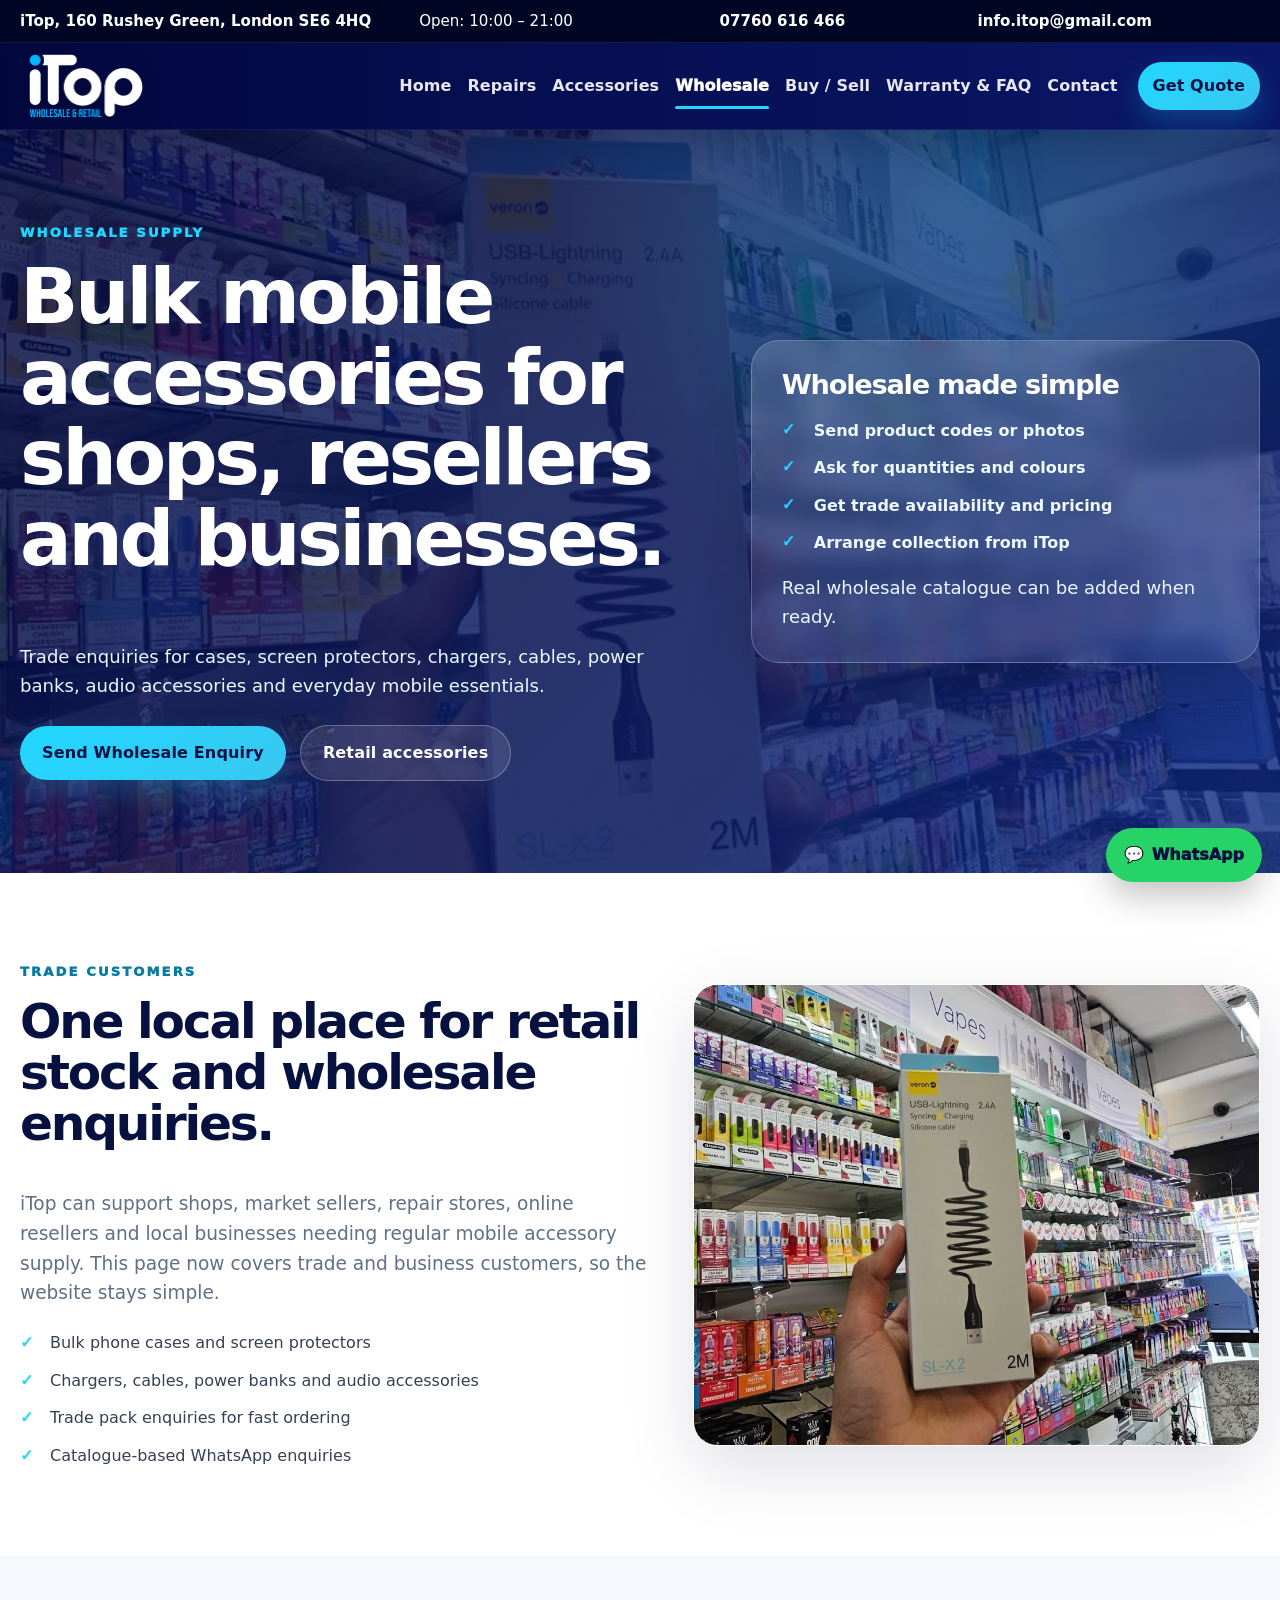
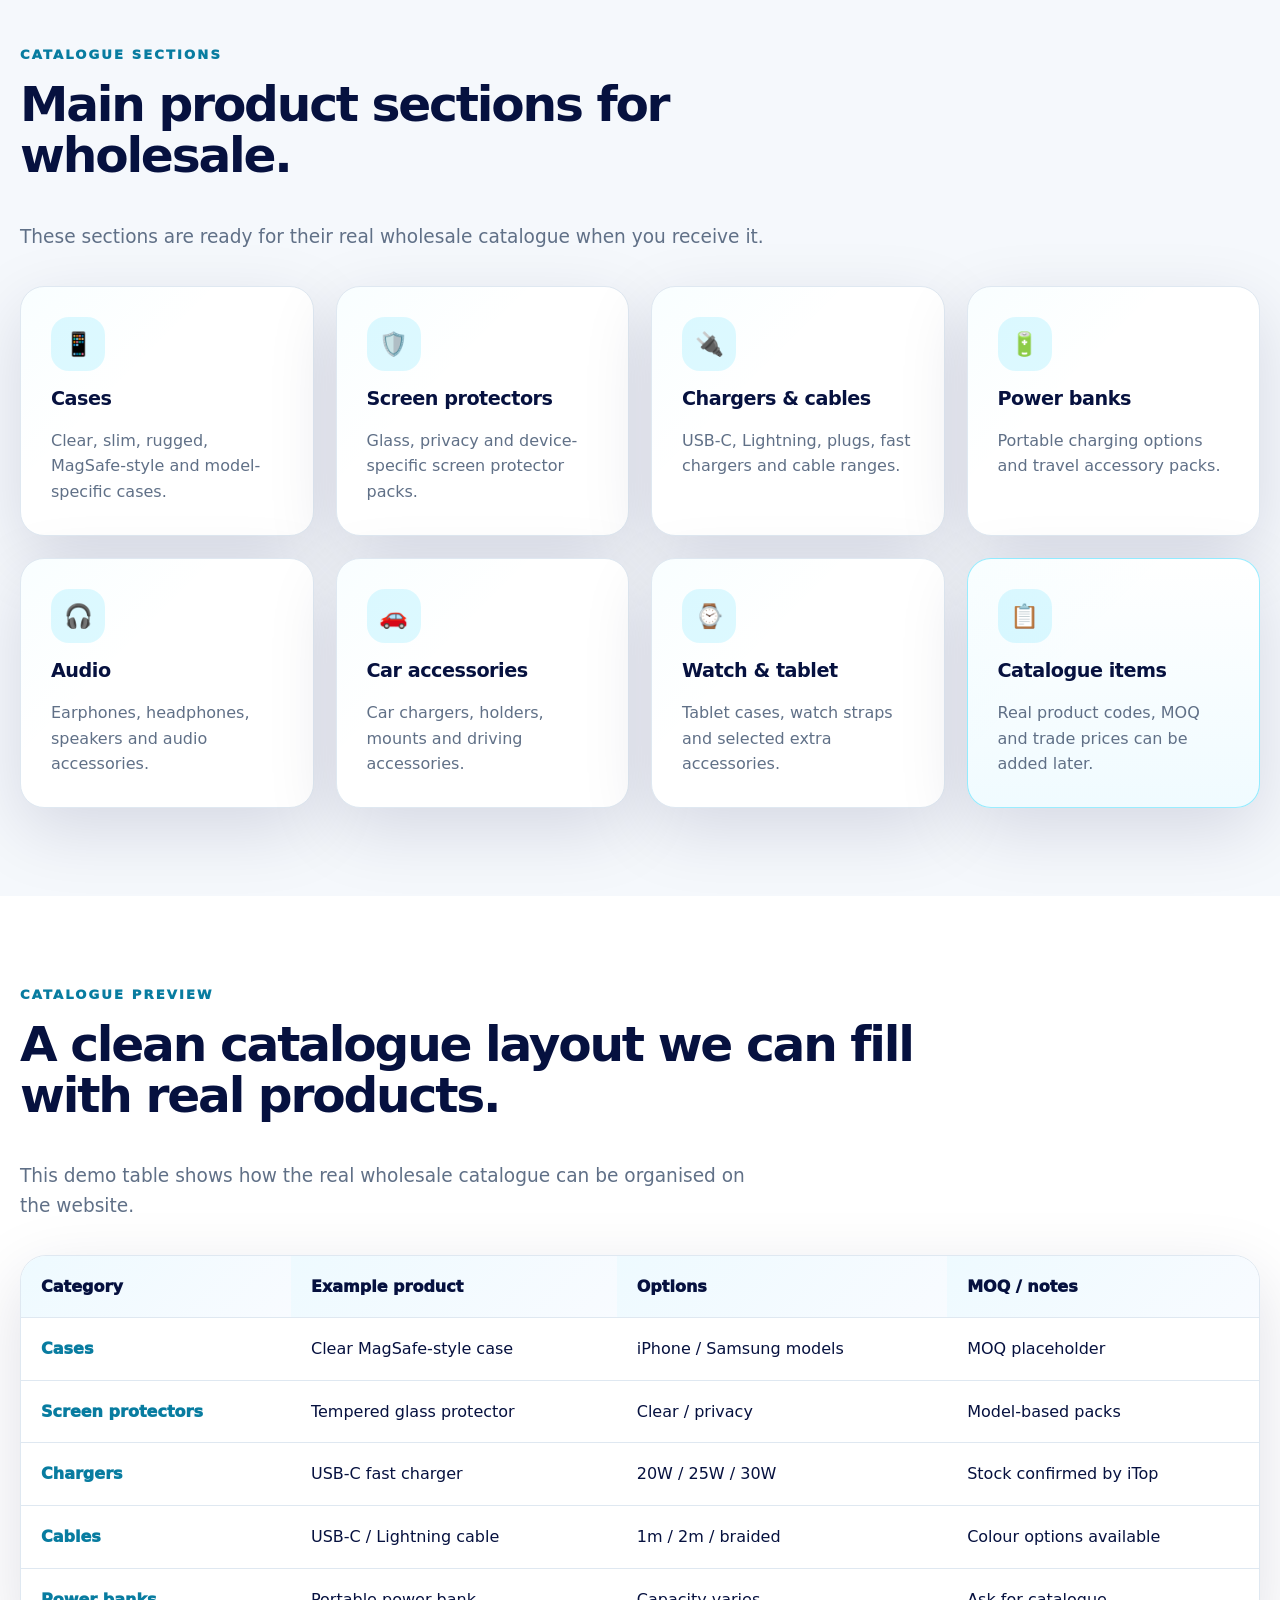
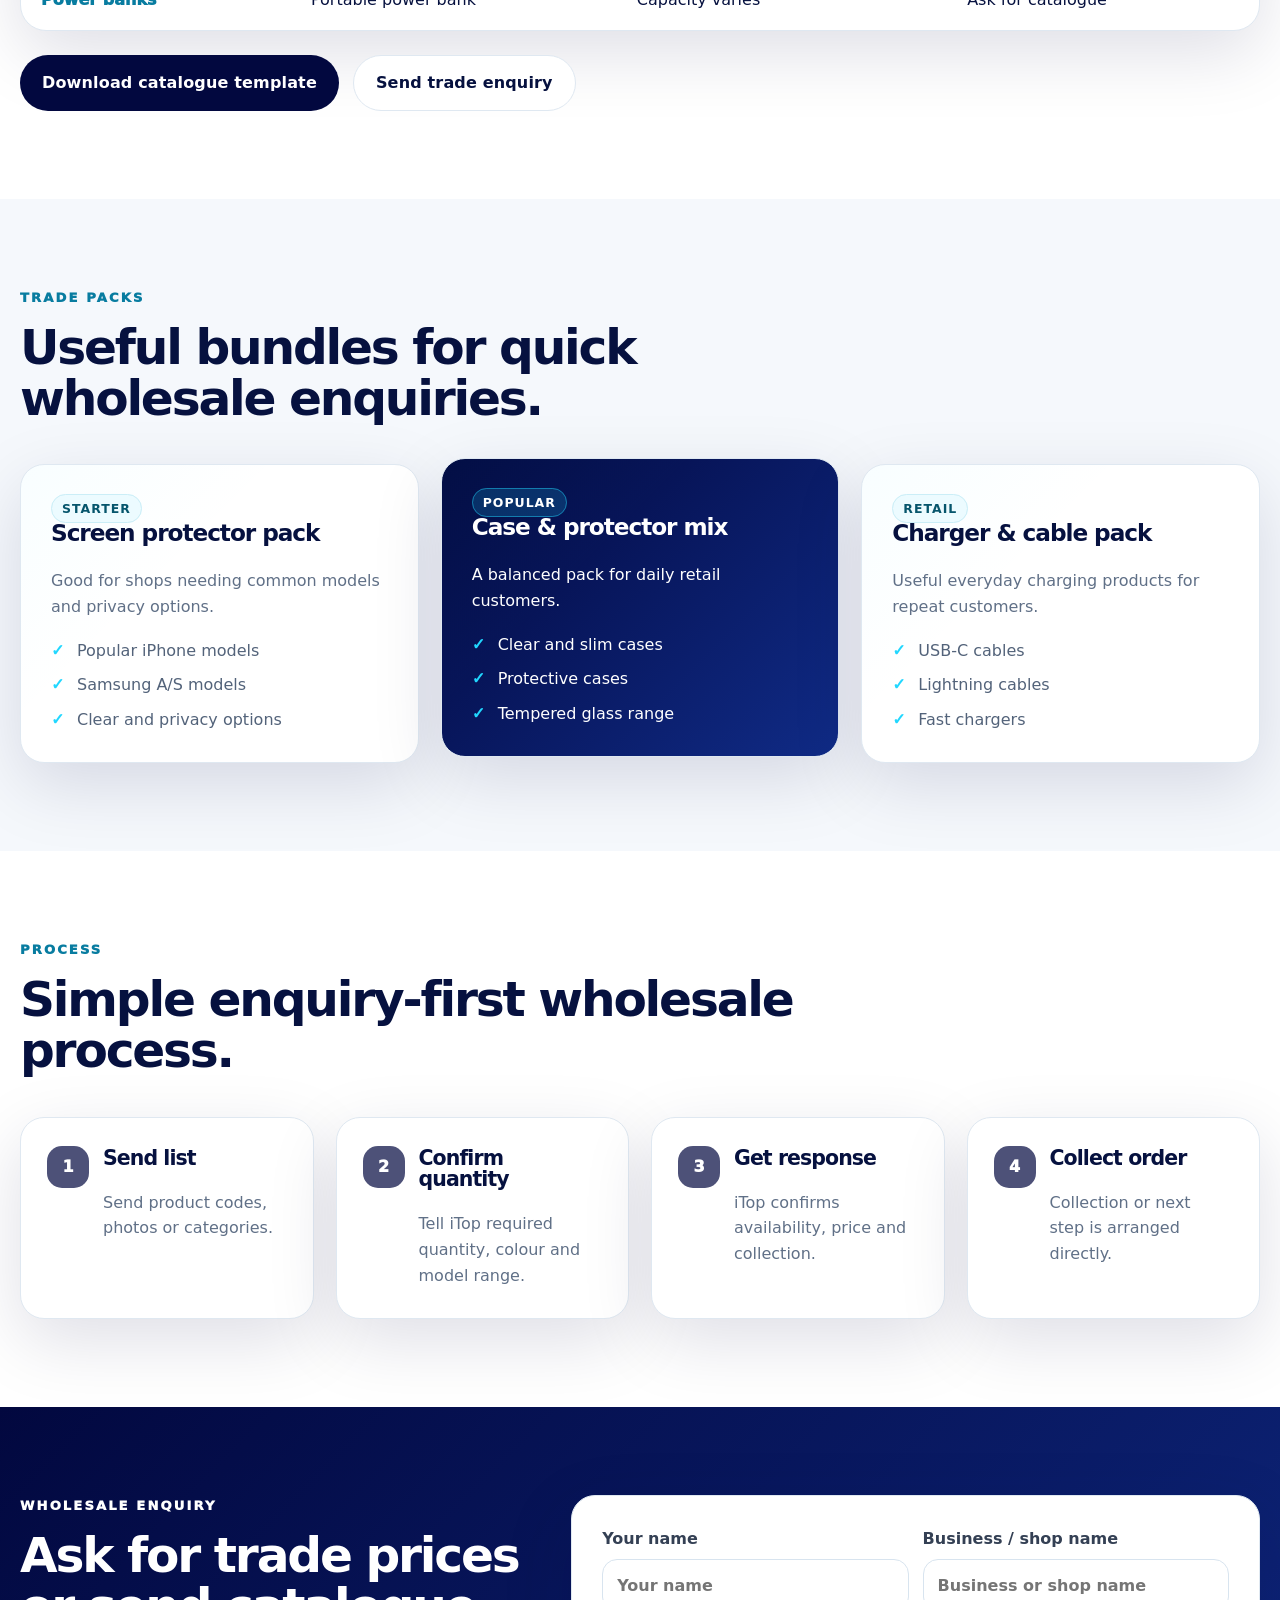
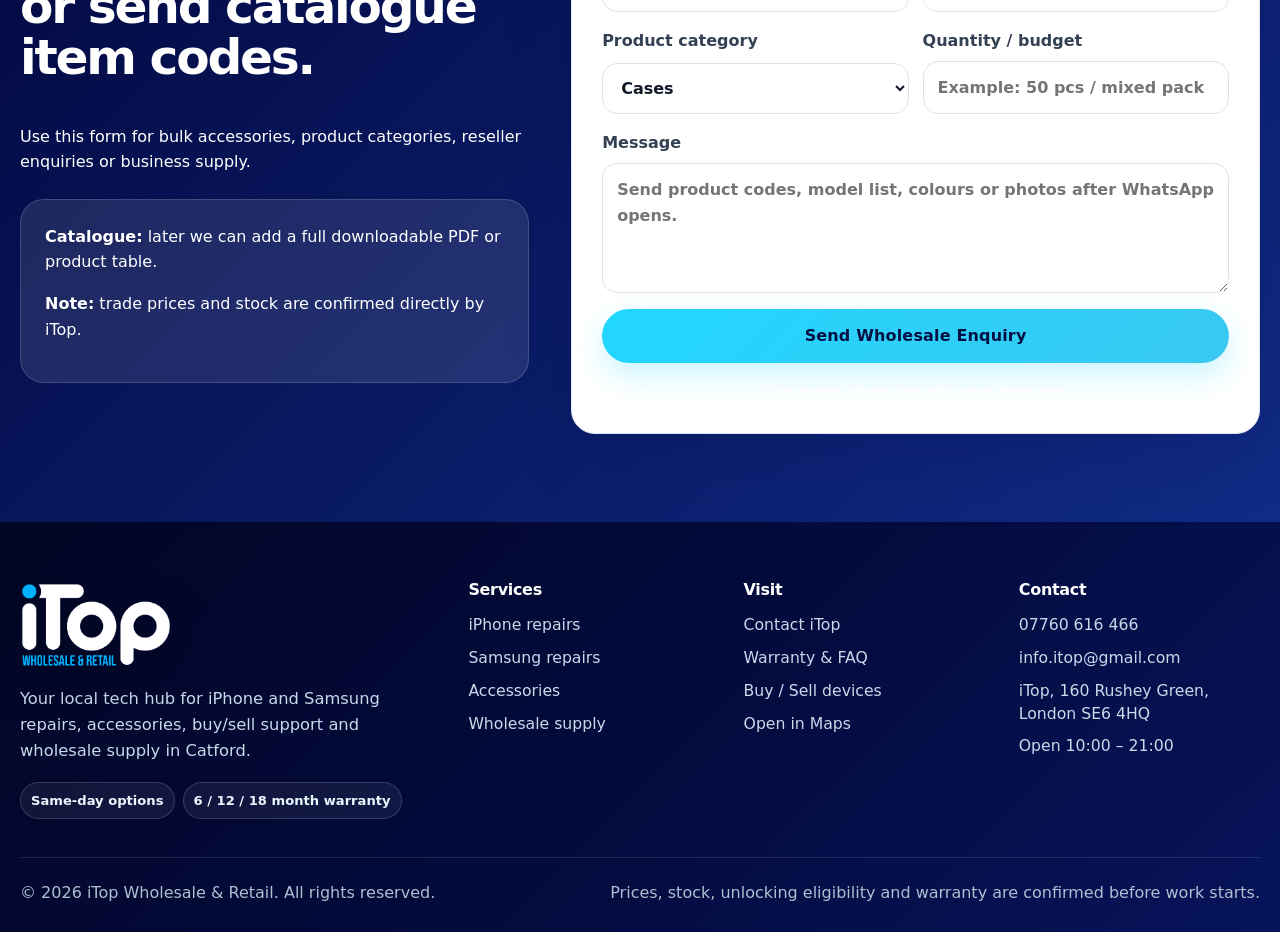
<file: wholesale.html>
<!doctype html>
<html lang="en">
<head>
  <meta charset="utf-8">
  <meta name="viewport" content="width=device-width, initial-scale=1">
  <meta name="description" content="Wholesale mobile accessories from iTop Catford for shops, resellers and business customers.">
  <meta name="theme-color" content="#02083f">
  <title>Wholesale Accessories | iTop Catford</title>
  <link rel="icon" href="assets/images/favicon.png">
  <link rel="preload" as="image" href="assets/images/logo-white-transparent.png">
  <link rel="stylesheet" href="assets/css/style.css">
</head>
<body>
<a class="skip-link" href="#main">Skip to content</a>
<header class="site-header">
  <div class="top-strip">
    <div class="container top-strip__inner">
      <span>iTop, 160 Rushey Green, London SE6 4HQ</span>
      <span>Open: 10:00 – 21:00</span>
      <a href="tel:+447760616466">07760 616 466</a>
      <a class="hide-small" href="mailto:info.itop@gmail.com">info.itop@gmail.com</a>
    </div>
  </div>
  <nav class="navbar" aria-label="Main navigation">
    <div class="container nav-inner">
      <a class="brand" href="index.html" aria-label="iTop home"><img src="assets/images/logo-white-transparent.png" alt="iTop Wholesale & Retail"></a>
      <button class="nav-toggle" type="button" aria-label="Open menu" aria-expanded="false" data-nav-toggle><span></span><span></span><span></span></button>
      <div class="nav-menu" data-nav-menu>
        <a href="index.html" class="">Home</a>
<a href="repairs.html" class="">Repairs</a>
<a href="accessories.html" class="">Accessories</a>
<a href="wholesale.html" class="active" aria-current="page">Wholesale</a>
<a href="buy-sell.html" class="">Buy / Sell</a>
<a href="warranty-faq.html" class="">Warranty & FAQ</a>
<a href="contact.html" class="">Contact</a>
        <a class="btn btn--small btn--cyan nav-cta" href="contact.html#enquiry">Get Quote</a>
      </div>
    </div>
  </nav>
</header>
<main id="main">

<section class="page-hero page-hero--photo page-hero--wholesale">
  <div class="container page-hero__grid">
    <div><p class="eyebrow">Wholesale supply</p><h1>Bulk mobile accessories for shops, resellers and businesses.</h1><p>Trade enquiries for cases, screen protectors, chargers, cables, power banks, audio accessories and everyday mobile essentials.</p><div class="section-actions"><a class="btn btn--cyan" href="#enquiry">Send Wholesale Enquiry</a><a class="btn btn--ghost" href="accessories.html">Retail accessories</a></div></div>
    <aside class="hero-stock-card wholesale-hero-card"><h2>Wholesale made simple</h2><ul><li>Send product codes or photos</li><li>Ask for quantities and colours</li><li>Get trade availability and pricing</li><li>Arrange collection from iTop</li></ul><p class="small-note">Real wholesale catalogue can be added when ready.</p></aside>
  </div>
</section>
<section class="section"><div class="container split"><div><p class="eyebrow eyebrow--dark">Trade customers</p><h2>One local place for retail stock and wholesale enquiries.</h2><p class="lead">iTop can support shops, market sellers, repair stores, online resellers and local businesses needing regular mobile accessory supply. This page now covers trade and business customers, so the website stays simple.</p><ul class="feature-list"><li>Bulk phone cases and screen protectors</li><li>Chargers, cables, power banks and audio accessories</li><li>Trade pack enquiries for fast ordering</li><li>Catalogue-based WhatsApp enquiries</li></ul></div><div class="image-card"><img src="assets/images/accessories-wall.jpg" alt="Wholesale accessories at iTop"></div></div></section>
<section class="section section--soft"><div class="container"><div class="section-head"><p class="eyebrow eyebrow--dark">Catalogue sections</p><h2>Main product sections for wholesale.</h2><p class="lead">These sections are ready for their real wholesale catalogue when you receive it.</p></div><div class="grid grid--4 wholesale-category-grid"><article class="card wholesale-category-card"><span class="card-icon">📱</span><h3>Cases</h3><p>Clear, slim, rugged, MagSafe-style and model-specific cases.</p></article><article class="card wholesale-category-card"><span class="card-icon">🛡️</span><h3>Screen protectors</h3><p>Glass, privacy and device-specific screen protector packs.</p></article><article class="card wholesale-category-card"><span class="card-icon">🔌</span><h3>Chargers & cables</h3><p>USB-C, Lightning, plugs, fast chargers and cable ranges.</p></article><article class="card wholesale-category-card"><span class="card-icon">🔋</span><h3>Power banks</h3><p>Portable charging options and travel accessory packs.</p></article><article class="card wholesale-category-card"><span class="card-icon">🎧</span><h3>Audio</h3><p>Earphones, headphones, speakers and audio accessories.</p></article><article class="card wholesale-category-card"><span class="card-icon">🚗</span><h3>Car accessories</h3><p>Car chargers, holders, mounts and driving accessories.</p></article><article class="card wholesale-category-card"><span class="card-icon">⌚</span><h3>Watch & tablet</h3><p>Tablet cases, watch straps and selected extra accessories.</p></article><article class="card wholesale-category-card wholesale-category-card--notice"><span class="card-icon">📋</span><h3>Catalogue items</h3><p>Real product codes, MOQ and trade prices can be added later.</p></article></div></div></section>
<section class="section"><div class="container"><div class="section-head section-head--wide"><p class="eyebrow eyebrow--dark">Catalogue preview</p><h2>A clean catalogue layout we can fill with real products.</h2><p class="lead">This demo table shows how the real wholesale catalogue can be organised on the website.</p></div><div class="catalogue-wrap"><table class="catalogue-table"><thead><tr><th>Category</th><th>Example product</th><th>Options</th><th>MOQ / notes</th></tr></thead><tbody><tr><td>Cases</td><td>Clear MagSafe-style case</td><td>iPhone / Samsung models</td><td>MOQ placeholder</td></tr><tr><td>Screen protectors</td><td>Tempered glass protector</td><td>Clear / privacy</td><td>Model-based packs</td></tr><tr><td>Chargers</td><td>USB-C fast charger</td><td>20W / 25W / 30W</td><td>Stock confirmed by iTop</td></tr><tr><td>Cables</td><td>USB-C / Lightning cable</td><td>1m / 2m / braided</td><td>Colour options available</td></tr><tr><td>Power banks</td><td>Portable power bank</td><td>Capacity varies</td><td>Ask for catalogue</td></tr></tbody></table></div><div class="catalogue-actions"><a class="btn btn--dark" href="WHOLESALE_CATALOGUE_TEMPLATE.csv" download>Download catalogue template</a><a class="btn btn--outline" href="#enquiry">Send trade enquiry</a></div></div></section>
<section class="section section--soft"><div class="container"><div class="section-head"><p class="eyebrow eyebrow--dark">Trade packs</p><h2>Useful bundles for quick wholesale enquiries.</h2></div><div class="grid grid--3 trade-pack-grid"><article class="card trade-pack-card"><span class="product-tag">Starter</span><h3>Screen protector pack</h3><p>Good for shops needing common models and privacy options.</p><ul><li>Popular iPhone models</li><li>Samsung A/S models</li><li>Clear and privacy options</li></ul></article><article class="card trade-pack-card trade-pack-card--featured"><span class="product-tag">Popular</span><h3>Case & protector mix</h3><p>A balanced pack for daily retail customers.</p><ul><li>Clear and slim cases</li><li>Protective cases</li><li>Tempered glass range</li></ul></article><article class="card trade-pack-card"><span class="product-tag">Retail</span><h3>Charger & cable pack</h3><p>Useful everyday charging products for repeat customers.</p><ul><li>USB-C cables</li><li>Lightning cables</li><li>Fast chargers</li></ul></article></div></div></section>
<section class="section"><div class="container"><div class="section-head"><p class="eyebrow eyebrow--dark">Process</p><h2>Simple enquiry-first wholesale process.</h2></div><div class="grid grid--4 process wholesale-process"><article class="card"><h3>Send list</h3><p>Send product codes, photos or categories.</p></article><article class="card"><h3>Confirm quantity</h3><p>Tell iTop required quantity, colour and model range.</p></article><article class="card"><h3>Get response</h3><p>iTop confirms availability, price and collection.</p></article><article class="card"><h3>Collect order</h3><p>Collection or next step is arranged directly.</p></article></div></div></section>
<section class="section section--navy" id="enquiry"><div class="container enquiry-layout"><div><p class="eyebrow">Wholesale enquiry</p><h2>Ask for trade prices or send catalogue item codes.</h2><p>Use this form for bulk accessories, product categories, reseller enquiries or business supply.</p><div class="enquiry-box"><p><strong>Catalogue:</strong> later we can add a full downloadable PDF or product table.</p><p><strong>Note:</strong> trade prices and stock are confirmed directly by iTop.</p></div></div><form class="enquiry-form" data-whatsapp-form data-form-type="wholesale"><div class="form-row"><label>Your name<input name="name" placeholder="Your name" required></label><label>Business / shop name<input name="business-name" placeholder="Business or shop name"></label></div><div class="form-row"><label>Product category<select name="product-category"><option>Cases</option><option>Screen protectors</option><option>Chargers</option><option>Cables</option><option>Power banks</option><option>Audio</option><option>Mixed accessories</option><option>Catalogue items</option></select></label><label>Quantity / budget<input name="quantity-budget" placeholder="Example: 50 pcs / mixed pack"></label></div><label>Message<textarea name="message" rows="4" placeholder="Send product codes, model list, colours or photos after WhatsApp opens."></textarea></label><button class="btn btn--cyan" type="submit">Send Wholesale Enquiry</button><p class="form-note">This opens WhatsApp with your message.</p></form></div></section>

</main>
<footer class="footer">
  <div class="container">
    <div class="footer__inner">
      <div class="footer__brand">
        <img src="assets/images/logo-white-transparent.png" alt="iTop Wholesale & Retail">
        <p>Your local tech hub for iPhone and Samsung repairs, accessories, buy/sell support and wholesale supply in Catford.</p>
        <div class="footer__badges"><span>Same-day options</span><span>6 / 12 / 18 month warranty</span></div>
      </div>
      <div class="footer__columns">
        <div>
          <h3>Services</h3>
          <a href="repairs.html">iPhone repairs</a>
          <a href="repairs.html">Samsung repairs</a>
          <a href="accessories.html">Accessories</a>
          <a href="wholesale.html">Wholesale supply</a>
        </div>
        <div>
          <h3>Visit</h3>
          <a href="contact.html">Contact iTop</a>
          <a href="warranty-faq.html">Warranty & FAQ</a>
          <a href="buy-sell.html">Buy / Sell devices</a>
          <a href="https://www.google.com/maps/search/?api=1&query=iTop%2C%20160%20Rushey%20Green%2C%20London%20SE6%204HQ" target="_blank" rel="noopener">Open in Maps</a>
        </div>
        <div>
          <h3>Contact</h3>
          <a href="tel:+447760616466">07760 616 466</a>
          <a href="mailto:info.itop@gmail.com">info.itop@gmail.com</a>
          <span>iTop, 160 Rushey Green, London SE6 4HQ</span>
          <span>Open 10:00 – 21:00</span>
        </div>
      </div>
    </div>
    <div class="footer__bottom">
      <span>© <span data-current-year>2026</span> iTop Wholesale & Retail. All rights reserved.</span>
      <span>Prices, stock, unlocking eligibility and warranty are confirmed before work starts.</span>
    </div>
  </div>
</footer>
<a class="floating-whatsapp" href="https://wa.me/447760616466?text=Hi%20iTop%2C%20I%20would%20like%20to%20make%20an%20enquiry." target="_blank" rel="noopener" aria-label="WhatsApp iTop">WhatsApp</a>
<script src="assets/js/main.js"></script>
</body>
</html>
</file>
<file: assets/css/style.css>
:root{
  --navy:#02083f;
  --navy-2:#0a1768;
  --navy-3:#102b86;
  --cyan:#21d7ff;
  --cyan-2:#08aede;
  --green:#25d366;
  --ink:#06113f;
  --muted:#607087;
  --soft:#f5f8fc;
  --soft-2:#edf4fb;
  --white:#ffffff;
  --line:#dfe8f1;
  --shadow:0 22px 70px rgba(2,8,63,.13);
  --shadow-soft:0 12px 35px rgba(2,8,63,.09);
  --radius:24px;
  --container:1260px;
}
*{box-sizing:border-box}
html{scroll-behavior:smooth}
body{margin:0;font-family:Inter, ui-sans-serif, system-ui, -apple-system, BlinkMacSystemFont,"Segoe UI",sans-serif;color:var(--ink);background:#fff;line-height:1.6;overflow-x:hidden}
a{color:inherit;text-decoration:none}
img{max-width:100%;display:block}
button,input,select,textarea{font:inherit}.skip-link{position:absolute;left:-999px;top:auto;width:1px;height:1px;overflow:hidden}.skip-link:focus{left:16px;top:16px;width:auto;height:auto;background:#fff;color:var(--ink);padding:10px 14px;border-radius:12px;z-index:999}
.container{width:min(var(--container),calc(100% - 40px));margin-inline:auto}
.top-strip{background:#020625;color:#fff;font-size:.94rem;border-bottom:1px solid rgba(255,255,255,.08)}
.top-strip__inner{min-height:42px;display:grid;grid-template-columns:1.35fr 1fr .85fr 1fr;align-items:center;gap:18px}.top-strip a{font-weight:800;color:#fff}.top-strip .hide-small{white-space:nowrap}
.site-header{position:sticky;top:0;z-index:50;background:rgba(2,8,63,.96);backdrop-filter:blur(16px);box-shadow:0 10px 26px rgba(0,0,0,.12)}.navbar{position:relative;background:linear-gradient(90deg,var(--navy),var(--navy-2));border-bottom:1px solid rgba(255,255,255,.07)}.nav-inner{height:88px;display:flex;align-items:center;justify-content:space-between;gap:24px}.brand{display:flex;align-items:center;flex:0 0 auto}.brand img{width:142px;height:auto;filter:drop-shadow(0 10px 18px rgba(0,0,0,.18))}.nav-menu{display:flex;align-items:center;gap:22px;font-weight:850;color:rgba(255,255,255,.9)}.nav-menu a{position:relative;white-space:nowrap;transition:.18s ease}.nav-menu a:hover,.nav-menu a.active{color:#fff}.nav-menu a.active::after{content:"";position:absolute;left:0;right:0;bottom:-10px;height:3px;border-radius:999px;background:var(--cyan)}.nav-toggle{display:none;flex-direction:column;gap:5px;width:46px;height:46px;border:1px solid rgba(255,255,255,.22);border-radius:14px;background:rgba(255,255,255,.06);align-items:center;justify-content:center}.nav-toggle span{display:block;width:21px;height:2px;background:#fff;border-radius:999px}.nav-cta{margin-left:4px}
.btn{display:inline-flex;align-items:center;justify-content:center;gap:8px;border:0;border-radius:999px;padding:14px 22px;font-weight:900;letter-spacing:.01em;cursor:pointer;transition:.18s ease;min-height:50px}.btn:hover{transform:translateY(-2px)}.btn--cyan{background:linear-gradient(135deg,var(--cyan),#39c8f1);color:#021044;box-shadow:0 12px 30px rgba(33,215,255,.24)}.btn--dark{background:var(--navy);color:#fff}.btn--ghost{background:rgba(255,255,255,.1);color:#fff;border:1px solid rgba(255,255,255,.28)}.btn--outline{border:1px solid var(--line);background:#fff;color:var(--ink)}.btn--small{padding:11px 18px;min-height:44px}.btn--full{width:100%}.section-actions,.hero-actions,.visit-actions{display:flex;gap:14px;flex-wrap:wrap;align-items:center}
.eyebrow{margin:0 0 14px;color:var(--cyan);font-weight:950;text-transform:uppercase;letter-spacing:.16em;font-size:.82rem}.eyebrow--dark{color:#087ca0}h1,h2,h3,p{margin-top:0}h1,h2,h3{line-height:1.05;letter-spacing:-.045em;color:var(--ink)}h1{font-size:clamp(2.55rem,6vw,5.6rem)}h2{font-size:clamp(2rem,3.8vw,3.55rem)}h3{font-size:1.28rem}.lead{font-size:1.16rem;color:var(--muted);max-width:760px}.muted{color:var(--muted)}.small-note{font-size:.94rem;color:var(--muted)}
.hero{position:relative;min-height:670px;display:flex;align-items:center;overflow:hidden;color:#fff;background:var(--navy)}.hero::before{content:"";position:absolute;inset:0;background:url('../images/shop-front.jpg') center/cover no-repeat;transform:scale(1.02)}.hero::after{content:"";position:absolute;inset:0;background:linear-gradient(90deg,rgba(2,8,63,.96) 0%,rgba(2,8,63,.86) 42%,rgba(2,8,63,.46) 100%),linear-gradient(0deg,rgba(2,8,63,.32),rgba(2,8,63,.1))}.hero-content{position:relative;z-index:2;padding:82px 0 114px;max-width:1030px}.hero h1{color:#fff;max-width:940px;margin-bottom:22px}.hero .lead{color:#eefaff;font-size:clamp(1.1rem,2vw,1.38rem)}.hero-subline{color:#fff;font-weight:900;margin:16px 0 28px}.trust-row{display:grid;grid-template-columns:repeat(4,minmax(0,1fr));gap:12px;margin-top:34px;max-width:1040px}.trust-row span{display:flex;align-items:center;gap:9px;padding:13px 14px;border:1px solid rgba(255,255,255,.22);border-radius:18px;background:rgba(255,255,255,.1);backdrop-filter:blur(10px);font-weight:850;color:#fff}.trust-row span::before{content:"✓";display:grid;place-items:center;width:22px;height:22px;border-radius:50%;background:rgba(33,215,255,.22);color:var(--cyan);font-size:.82rem;flex:0 0 auto}
.section{padding:88px 0}.section--soft{background:var(--soft)}.section--navy{background:linear-gradient(135deg,var(--navy),var(--navy-3));color:#fff}.section--navy h2,.section--navy h3,.section--navy p{color:#fff}.section--tight{padding:60px 0}.section-head{max-width:850px;margin-bottom:34px}.section-head--center{text-align:center;margin-inline:auto}.section-head--center .lead{margin-inline:auto}.section-head--wide{max-width:900px}.grid{display:grid;gap:22px}.grid--2{grid-template-columns:repeat(2,minmax(0,1fr))}.grid--3{grid-template-columns:repeat(3,minmax(0,1fr))}.grid--4{grid-template-columns:repeat(4,minmax(0,1fr))}.card{position:relative;background:#fff;border:1px solid var(--line);border-radius:var(--radius);box-shadow:var(--shadow);padding:30px;overflow:hidden}.card p{color:var(--muted);margin-bottom:0}.card--hover{transition:.18s ease}.card--hover:hover{transform:translateY(-5px);border-color:rgba(33,215,255,.55)}.card-icon{display:grid;place-items:center;width:54px;height:54px;border-radius:18px;background:rgba(33,215,255,.15);font-size:1.45rem;margin-bottom:18px}.card-link{display:inline-flex;margin-top:auto;color:#087ca0;font-weight:950}.quick-cards{padding:0 0 38px;background:#fff;position:relative;z-index:4}.quick-cards .container{margin-top:-68px}.service-grid{grid-auto-rows:1fr}.quick-card{min-height:286px;display:flex;flex-direction:column;justify-content:flex-start;padding:26px 24px}.quick-card::after{content:"";position:absolute;right:-46px;bottom:-46px;width:120px;height:120px;border-radius:50%;background:rgba(33,215,255,.08);transition:.18s ease}.quick-card:hover::after{transform:scale(1.12)}.quick-card h2{font-size:clamp(1.78rem,2.15vw,2.15rem);line-height:1.07;letter-spacing:-.045em;margin-bottom:22px;max-width:100%;overflow-wrap:break-word}.quick-card p{font-size:1rem;max-width:260px;margin-bottom:18px}.quick-card .card-icon{margin-bottom:25px}.mini-grid .mini-card{min-height:160px}.mini-card h3{margin-bottom:10px}.split{display:grid;grid-template-columns:1.05fr .95fr;gap:46px;align-items:center}.split--reverse{grid-template-columns:.95fr 1.05fr}.image-card{overflow:hidden;border-radius:var(--radius);box-shadow:var(--shadow);border:1px solid rgba(255,255,255,.16);background:#fff}.image-card img{width:100%;height:460px;object-fit:cover}.image-card--small img{height:360px}.feature-list{list-style:none;margin:22px 0 0;padding:0;display:grid;gap:12px}.feature-list li{position:relative;padding-left:30px;color:#344054}.section--navy .feature-list li{color:#e9f7ff}.feature-list li::before{content:"✓";position:absolute;left:0;top:0;color:var(--cyan);font-weight:950}.pill-list{display:flex;flex-wrap:wrap;gap:10px;margin-top:22px}.pill-list span{border:1px solid #cbeef7;background:#ecfbff;color:#06556c;border-radius:999px;padding:10px 14px;font-weight:850}.section--navy .pill-list span{background:rgba(255,255,255,.1);border-color:rgba(255,255,255,.22);color:#fff}.warranty-card span{display:inline-block;color:#087ca0;font-weight:950;text-transform:uppercase;letter-spacing:.12em;margin-bottom:10px}.warranty-card--featured{background:linear-gradient(135deg,var(--navy),var(--navy-3));color:#fff;transform:translateY(-6px)}.warranty-card--featured h3,.warranty-card--featured p,.warranty-card--featured span{color:#fff}.review-card .stars{color:#ffb800;letter-spacing:.07em;font-weight:950;margin-bottom:10px}.review-card strong{display:block;margin-top:18px;color:var(--ink)}
.page-hero{background:radial-gradient(circle at 75% 10%,rgba(33,215,255,.26),transparent 35%),linear-gradient(135deg,var(--navy),var(--navy-3));color:#fff;padding:92px 0}.page-hero h1{color:#fff;max-width:1000px}.page-hero p:not(.eyebrow){color:#e9f7ff;max-width:760px;font-size:1.13rem}.page-hero .section-actions{margin-top:24px}.page-hero--photo{position:relative;overflow:hidden}.page-hero--photo::before{content:"";position:absolute;inset:0;background:url('../images/shop-front.jpg') center/cover no-repeat;opacity:.18}.page-hero--photo .container{position:relative;z-index:1}.page-hero__grid{display:grid;grid-template-columns:1.15fr .85fr;gap:42px;align-items:center}.page-hero--accessories::before{background:url('../images/accessories-wall.jpg') center/cover no-repeat;opacity:.23}.page-hero--wholesale::before{background:url('../images/accessories-wall.jpg') center/cover no-repeat;opacity:.2}.hero-stock-card{background:rgba(255,255,255,.12);border:1px solid rgba(255,255,255,.22);border-radius:28px;padding:30px;box-shadow:0 22px 60px rgba(0,0,0,.18);backdrop-filter:blur(10px)}.hero-stock-card h2{color:#fff;font-size:1.7rem;margin-bottom:18px}.hero-stock-card ul{list-style:none;margin:0 0 18px;padding:0;display:grid;gap:12px}.hero-stock-card li{position:relative;padding-left:32px;color:#eefaff;font-weight:780}.hero-stock-card li::before{content:"✓";position:absolute;left:0;top:-1px;color:var(--cyan);font-weight:950}.hero-stock-card .small-note{color:#d7eff8;margin-bottom:0}.wholesale-hero-card{background:linear-gradient(180deg,rgba(255,255,255,.16),rgba(255,255,255,.08))}.category-grid .card{min-height:210px}.category-grid .card h3,.accessory-category-card h3,.wholesale-category-card h3{font-size:1.2rem;letter-spacing:-.025em}.process{counter-reset:step}.process .card{position:relative;padding-left:82px}.process .card::before{counter-increment:step;content:counter(step);position:absolute;left:26px;top:28px;display:grid;place-items:center;width:42px;height:42px;border-radius:15px;background:var(--navy);color:#fff;font-weight:950}.accessory-pills span{font-size:.96rem}.accessory-category-grid .card,.wholesale-category-grid .card{min-height:245px}.accessory-category-card--notice,.wholesale-category-card--notice{border-color:rgba(33,215,255,.45);background:linear-gradient(180deg,#fff,#f0fbff)}.product-grid{display:grid;grid-template-columns:repeat(4,minmax(0,1fr));gap:22px}.product-card{background:#fff;border:1px solid var(--line);border-radius:24px;overflow:hidden;box-shadow:var(--shadow);transition:.18s ease;display:flex;flex-direction:column}.product-card:hover{transform:translateY(-5px);border-color:rgba(33,215,255,.55)}.product-card img{width:100%;aspect-ratio:1.2/1;object-fit:cover;background:#f6fbff}.product-card__body{padding:22px;display:flex;flex-direction:column;gap:10px;flex:1}.product-card__body h3{font-size:1.08rem;letter-spacing:-.02em;margin-bottom:0}.product-card__body p{color:var(--muted);margin-bottom:4px;font-size:.96rem}.product-card__body a{margin-top:auto;color:#087ca0;font-weight:950}.product-tag{align-self:flex-start;border:1px solid #cbeef7;background:#ecfbff;color:#06556c;border-radius:999px;padding:6px 10px;font-weight:900;font-size:.78rem;text-transform:uppercase;letter-spacing:.08em}.catalogue-wrap{overflow:auto;background:#fff;border:1px solid var(--line);border-radius:26px;box-shadow:var(--shadow)}.catalogue-table{width:100%;border-collapse:separate;border-spacing:0;min-width:850px}.catalogue-table th,.catalogue-table td{text-align:left;padding:18px 20px;border-bottom:1px solid var(--line);vertical-align:top}.catalogue-table th{background:linear-gradient(135deg,#eefaff,#f8fbff);color:var(--ink);font-weight:950}.catalogue-table tr:last-child td{border-bottom:0}.catalogue-table td:first-child{font-weight:950;color:#087ca0}.catalogue-actions{display:flex;gap:14px;flex-wrap:wrap;margin-top:24px}.trade-pack-grid .card{height:100%}.trade-pack-card h3{font-size:1.45rem}.trade-pack-card ul{list-style:none;margin:18px 0 0;padding:0;display:grid;gap:9px}.trade-pack-card li{position:relative;padding-left:26px;color:#53637a}.trade-pack-card li::before{content:'✓';position:absolute;left:0;color:var(--cyan);font-weight:950}.trade-pack-card--featured{background:linear-gradient(135deg,var(--navy),var(--navy-3));color:#fff;transform:translateY(-6px)}.trade-pack-card--featured h3,.trade-pack-card--featured p,.trade-pack-card--featured li{color:#fff}.trade-pack-card--featured .product-tag{background:rgba(33,215,255,.16);border-color:rgba(33,215,255,.45);color:#fff}.wholesale-process .card{min-height:146px}
.enquiry-layout{display:grid;grid-template-columns:.85fr 1.15fr;gap:42px;align-items:start}.enquiry-box{background:rgba(255,255,255,.1);border:1px solid rgba(255,255,255,.16);border-radius:var(--radius);padding:24px;margin-top:24px}.enquiry-form{display:grid;gap:16px;background:#fff;color:var(--ink);border-radius:var(--radius);padding:30px;box-shadow:var(--shadow);border:1px solid var(--line)}.enquiry-form label{display:grid;gap:7px;font-weight:850;color:#344054}.enquiry-form input,.enquiry-form select,.enquiry-form textarea{width:100%;border:1px solid #d8e4ef;border-radius:15px;padding:13px 14px;outline:none;color:#111827;background:#fff}.enquiry-form input:focus,.enquiry-form select:focus,.enquiry-form textarea:focus{border-color:var(--cyan);box-shadow:0 0 0 4px rgba(33,215,255,.14)}.form-row{display:grid;grid-template-columns:1fr 1fr;gap:14px}.form-note{text-align:center;color:var(--muted);font-size:.92rem;margin:0}.direct-contact{display:grid;gap:12px;margin-top:20px}.direct-contact a{display:inline-flex;font-weight:900;color:#fff}.contact-grid{display:grid;grid-template-columns:1fr .95fr;gap:30px;align-items:start}.contact-card{padding:0;overflow:hidden}.contact-card__body{padding:28px}.contact-item{border-top:1px solid var(--line);padding-top:16px;margin-top:16px}.contact-item strong{display:block;margin-bottom:4px}.contact-item p,.contact-item a{color:var(--muted);font-weight:750}.map-card{height:460px;border-radius:var(--radius);overflow:hidden;border:1px solid var(--line);box-shadow:var(--shadow)}.map-card iframe{width:100%;height:100%;border:0}.faq-layout{display:grid;grid-template-columns:.75fr 1.25fr;gap:42px}.faq-list{display:grid;gap:14px}.faq-list details{background:#fff;border:1px solid var(--line);border-radius:20px;padding:20px 22px;box-shadow:0 12px 28px rgba(2,8,63,.06)}.faq-list summary{cursor:pointer;font-weight:950;color:var(--ink)}.faq-list p{margin:12px 0 0;color:var(--muted)}.cta-band{background:linear-gradient(135deg,#071141,#123394);color:#fff;border-radius:32px;padding:40px;display:flex;justify-content:space-between;gap:24px;align-items:center;box-shadow:var(--shadow)}.cta-band h2,.cta-band p{color:#fff}.cta-band p{margin-bottom:0;color:#eaf7ff}.footer{background:linear-gradient(135deg,#020625 0%,#030b3f 55%,#07145a 100%);color:#dbefff;padding:60px 0 26px}.footer__inner{display:grid;grid-template-columns:minmax(260px,.82fr) 1.68fr;gap:62px;align-items:start}.footer__brand img{width:138px;height:auto;margin-bottom:18px;filter:drop-shadow(0 16px 24px rgba(0,0,0,.28))}.footer__brand p{color:#c9d9ea;max-width:430px;font-size:1.02rem}.footer__badges{display:flex;flex-wrap:wrap;gap:8px;margin-top:18px}.footer__badges span{border:1px solid rgba(255,255,255,.16);background:rgba(255,255,255,.06);border-radius:999px;padding:7px 10px;color:#eaf7ff;font-size:.82rem;font-weight:850}.footer__columns{display:grid;grid-template-columns:repeat(3,minmax(0,1fr));gap:34px}.footer__columns h3{color:#fff;font-size:1rem;margin-bottom:16px;letter-spacing:-.02em}.footer__columns a,.footer__columns span{display:block;color:#c9d9ea;margin:10px 0;line-height:1.45}.footer__columns a:hover{color:#fff}.footer__bottom{border-top:1px solid rgba(255,255,255,.12);margin-top:38px;padding-top:22px;display:flex;gap:18px;justify-content:space-between;flex-wrap:wrap;color:#aebfd0}.footer__bottom span:last-child{text-align:right;max-width:650px}.floating-whatsapp{position:fixed;right:18px;bottom:18px;background:var(--green);color:#071141;font-weight:950;border-radius:999px;padding:14px 18px;box-shadow:0 14px 34px rgba(0,0,0,.24);z-index:60}
@media (min-width:1101px) and (max-width:1320px){.nav-menu{gap:16px}.nav-menu .btn--small{padding-left:15px;padding-right:15px}.brand img{width:132px}.quick-card h2{font-size:1.86rem}.quick-card{min-height:278px;padding:24px 22px}.quick-card p{font-size:.98rem}.nav-inner{height:86px}}
@media (min-width:1101px){.split .process.grid--2{grid-template-columns:1fr 1fr}.process .card{min-height:138px}}
@media (max-width:1100px){.top-strip__inner{grid-template-columns:1fr 1fr}.nav-toggle{display:flex}.nav-menu{position:absolute;left:0;right:0;top:100%;background:#02083f;display:none;flex-direction:column;align-items:stretch;padding:18px 22px 24px;border-top:1px solid rgba(255,255,255,.12);box-shadow:0 18px 30px rgba(0,0,0,.22)}.nav-menu.open{display:flex}.nav-menu a{padding:8px 0}.nav-menu a.active::after{display:none}.trust-row,.grid--4{grid-template-columns:repeat(2,minmax(0,1fr))}.grid--3{grid-template-columns:repeat(2,minmax(0,1fr))}.split,.split--reverse,.enquiry-layout,.contact-grid,.faq-layout,.footer__inner,.page-hero__grid{grid-template-columns:1fr}.hero{min-height:620px}.image-card img{height:360px}.product-grid{grid-template-columns:repeat(2,minmax(0,1fr))}.accessory-category-grid .card,.wholesale-category-grid .card{min-height:auto}.trade-pack-card--featured{transform:none}.catalogue-actions .btn{width:auto}}
@media (max-width:720px){.container{width:min(100% - 28px,var(--container))}.top-strip__inner{display:flex;flex-wrap:wrap;justify-content:center;text-align:center;gap:8px 16px;min-height:auto;padding:9px 0}.top-strip .hide-small{display:none}.nav-inner{height:76px}.brand img{width:112px}.hero{min-height:auto}.hero-content{padding:60px 0 80px}.hero h1{font-size:clamp(2.2rem,12vw,3.6rem)}.hero-actions,.section-actions,.visit-actions,.cta-band{flex-direction:column;align-items:stretch}.btn{width:100%}.trust-row,.grid--4,.grid--3,.grid--2,.form-row,.product-grid{grid-template-columns:1fr}.quick-cards .container{margin-top:0}.quick-cards{padding-top:34px}.quick-card{min-height:auto}.quick-card h2{font-size:2.1rem}.section{padding:62px 0}.page-hero{padding:66px 0}.card{padding:24px}.process .card{padding-left:24px;padding-top:82px}.footer__columns{grid-template-columns:1fr}.footer__bottom{display:block}.footer__bottom span:last-child{text-align:left;display:block;margin-top:8px}.floating-whatsapp{left:18px;text-align:center}.map-card{height:340px}.cta-band{padding:28px;border-radius:24px}h2{font-size:clamp(2rem,11vw,3rem)}.hero-stock-card{padding:24px}.page-hero__grid{gap:28px}.product-card img{aspect-ratio:1.35/1}.catalogue-actions{flex-direction:column}.catalogue-actions .btn{width:100%}.catalogue-wrap{border-radius:20px}.catalogue-table th,.catalogue-table td{padding:14px 16px}.footer__brand img{width:128px}}


/* Buy / Sell page polish */
.page-hero--buy-sell::before{background:url('../images/shop-front.jpg') center/cover no-repeat;opacity:.22}.buy-sell-hero-card{background:linear-gradient(180deg,rgba(255,255,255,.16),rgba(255,255,255,.08))}.buy-sell-options .card{min-height:245px}.buy-sell-option h3{font-size:1.45rem;letter-spacing:-.03em}.stock-grid .stock-card{height:100%}.stock-note{margin-top:20px;color:var(--muted);font-weight:800}.condition-grid .card{min-height:178px}.condition-card h3{font-size:1.35rem}.buy-sell-warning .dark-info-card{background:rgba(255,255,255,.1);border-color:rgba(255,255,255,.18);box-shadow:none}.buy-sell-warning .dark-info-card h3,.buy-sell-warning .dark-info-card p{color:#fff}.buy-sell-process .card{min-height:170px}
@media (max-width:720px){.buy-sell-options .card,.condition-grid .card{min-height:auto}.stock-note{font-size:.96rem}}

/* v10 clean structure + warranty improvements */
.section-actions--center{justify-content:center;margin-top:28px}.warranty-service-grid .card{height:100%}.warranty-service-card h3{margin-top:12px}.dark-info-card{background:linear-gradient(135deg,var(--navy),var(--navy-3));color:#fff;border-color:rgba(33,215,255,.22);box-shadow:var(--shadow)}.dark-info-card h3,.dark-info-card p{color:#fff}.dark-info-card .eyebrow{color:var(--cyan)}.faq-list details[open]{border-color:rgba(33,215,255,.32)}@media(max-width:720px){.section-actions--center{align-items:stretch}.warranty-service-grid .card{min-height:auto}}


/* v11 overall polish + contact page completion */
:root{--success:#16a34a;}
.site-header{box-shadow:0 10px 30px rgba(0,0,0,.16)}
.top-strip__inner span:first-child{font-weight:850;}
.nav-menu a{letter-spacing:.005em}.nav-menu a.active{font-weight:950}.brand img{max-height:66px;object-fit:contain}
.card{isolation:isolate}.card::before{content:"";position:absolute;inset:0;background:linear-gradient(135deg,rgba(33,215,255,.045),transparent 38%);opacity:.7;pointer-events:none;z-index:-1}.quick-card .card-link,.product-card__body a{display:inline-flex;align-items:center;gap:7px}.quick-card .card-link::after,.product-card__body a::after{content:"→";transition:.18s ease}.quick-card:hover .card-link::after,.product-card:hover a::after{transform:translateX(3px)}
.footer__brand img{width:152px;max-height:88px;object-fit:contain}.footer__columns a,.footer__columns span{font-size:.98rem}.floating-whatsapp{display:inline-flex;align-items:center;justify-content:center;gap:8px}.floating-whatsapp::before{content:"💬";}
.contact-hero-details{display:flex;flex-wrap:wrap;gap:12px;margin-top:28px}.contact-hero-details span,.contact-hero-details a{display:inline-flex;align-items:center;gap:8px;border:1px solid rgba(255,255,255,.22);background:rgba(255,255,255,.1);color:#fff;border-radius:999px;padding:10px 14px;font-weight:900}.contact-hero-details span::before,.contact-hero-details a::before{color:var(--cyan)}.contact-hero-details .address::before{content:"📍"}.contact-hero-details .hours::before{content:"🕘"}.contact-hero-details .phone::before{content:"☎"}
.contact-method-grid .card{min-height:220px}.contact-method-card h3{font-size:1.45rem;margin-bottom:10px}.contact-method-card p{margin-bottom:18px}.contact-method-card .method-icon{display:grid;place-items:center;width:54px;height:54px;border-radius:18px;background:#ecfbff;color:#087ca0;font-size:1.5rem;margin-bottom:18px}.contact-method-card .btn{margin-top:auto}.contact-method-card{display:flex;flex-direction:column}.visit-panel{display:grid;grid-template-columns:.95fr 1.05fr;gap:28px;align-items:stretch}.visit-panel .card,.visit-panel .image-card{height:100%}.visit-checklist{list-style:none;padding:0;margin:18px 0 0;display:grid;gap:10px}.visit-checklist li{position:relative;padding-left:30px;color:#344054;font-weight:760}.visit-checklist li::before{content:"✓";position:absolute;left:0;color:var(--cyan);font-weight:950}.contact-highlight{display:grid;grid-template-columns:repeat(3,minmax(0,1fr));gap:16px;margin-top:22px}.contact-highlight span{background:#fff;border:1px solid var(--line);border-radius:18px;padding:16px;font-weight:900;color:var(--ink);box-shadow:var(--shadow-soft)}.contact-highlight small{display:block;color:var(--muted);font-weight:750;margin-top:4px}.map-card--polished{height:430px;border:6px solid #fff}.directions-card{background:linear-gradient(135deg,#edfaff,#f7fbff)}.directions-card h3{font-size:1.45rem}.directions-card .section-actions{margin-top:20px}.contact-form-intro{position:sticky;top:150px}.page-summary-badges{display:flex;flex-wrap:wrap;gap:10px;margin-top:22px}.page-summary-badges span{background:#ecfbff;border:1px solid #cbeef7;color:#06556c;border-radius:999px;padding:9px 12px;font-weight:900;font-size:.9rem}.section--navy .page-summary-badges span{background:rgba(255,255,255,.1);border-color:rgba(255,255,255,.22);color:#fff}.micro-cta{margin-top:24px;padding:18px;border:1px solid rgba(33,215,255,.35);background:rgba(33,215,255,.08);border-radius:20px;color:#fff}.micro-cta p{margin:0;color:inherit}.micro-cta strong{color:var(--cyan)}
@media(max-width:1100px){.visit-panel{grid-template-columns:1fr}.contact-form-intro{position:static}.contact-highlight{grid-template-columns:1fr}.contact-method-grid.grid--3{grid-template-columns:1fr 1fr}}
@media(max-width:720px){.contact-hero-details{flex-direction:column;align-items:stretch}.contact-hero-details span,.contact-hero-details a{border-radius:16px}.contact-method-grid.grid--3{grid-template-columns:1fr}.footer__brand img{width:136px}.floating-whatsapp{padding:13px 16px}.map-card--polished{height:340px;border-width:4px}}
</file>
